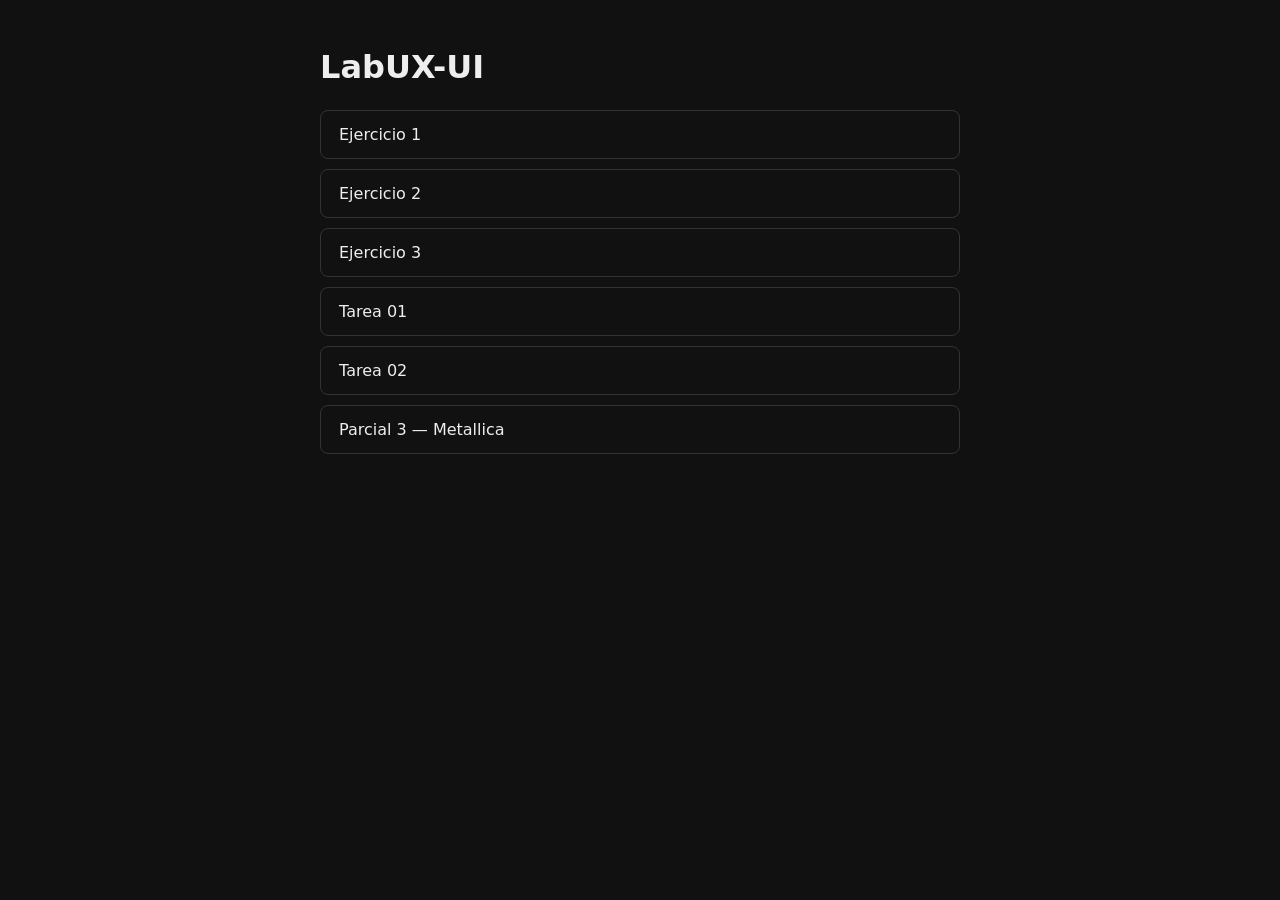
<file: index.html>
<!DOCTYPE html>
<html lang="es">
<head>
  <meta charset="UTF-8">
  <meta name="viewport" content="width=device-width, initial-scale=1.0">
  <title>LabUX-UI</title>
  <style>
    body { font-family: system-ui, sans-serif; max-width: 640px; margin: 48px auto; padding: 0 16px; background: #111; color: #eee; }
    h1 { margin-bottom: 24px; }
    ul { list-style: none; padding: 0; }
    li a { display: block; padding: 14px 18px; margin-bottom: 10px; border: 1px solid #333; border-radius: 8px; color: #eee; text-decoration: none; }
    li a:hover { border-color: #c00; background: #1a1a1a; }
  </style>
</head>
<body>
  <h1>LabUX-UI</h1>
  <ul>
    <li><a href="Ejercicio-1/">Ejercicio 1</a></li>
    <li><a href="Ejercicio-2/home.html">Ejercicio 2</a></li>
    <li><a href="Ejercicio-3/">Ejercicio 3</a></li>
    <li><a href="Tarea-01/">Tarea 01</a></li>
    <li><a href="Tarea-02/">Tarea 02</a></li>
    <li><a href="parcial-3%20Metallica/">Parcial 3 — Metallica</a></li>
  </ul>
</body>
</html>
</file>
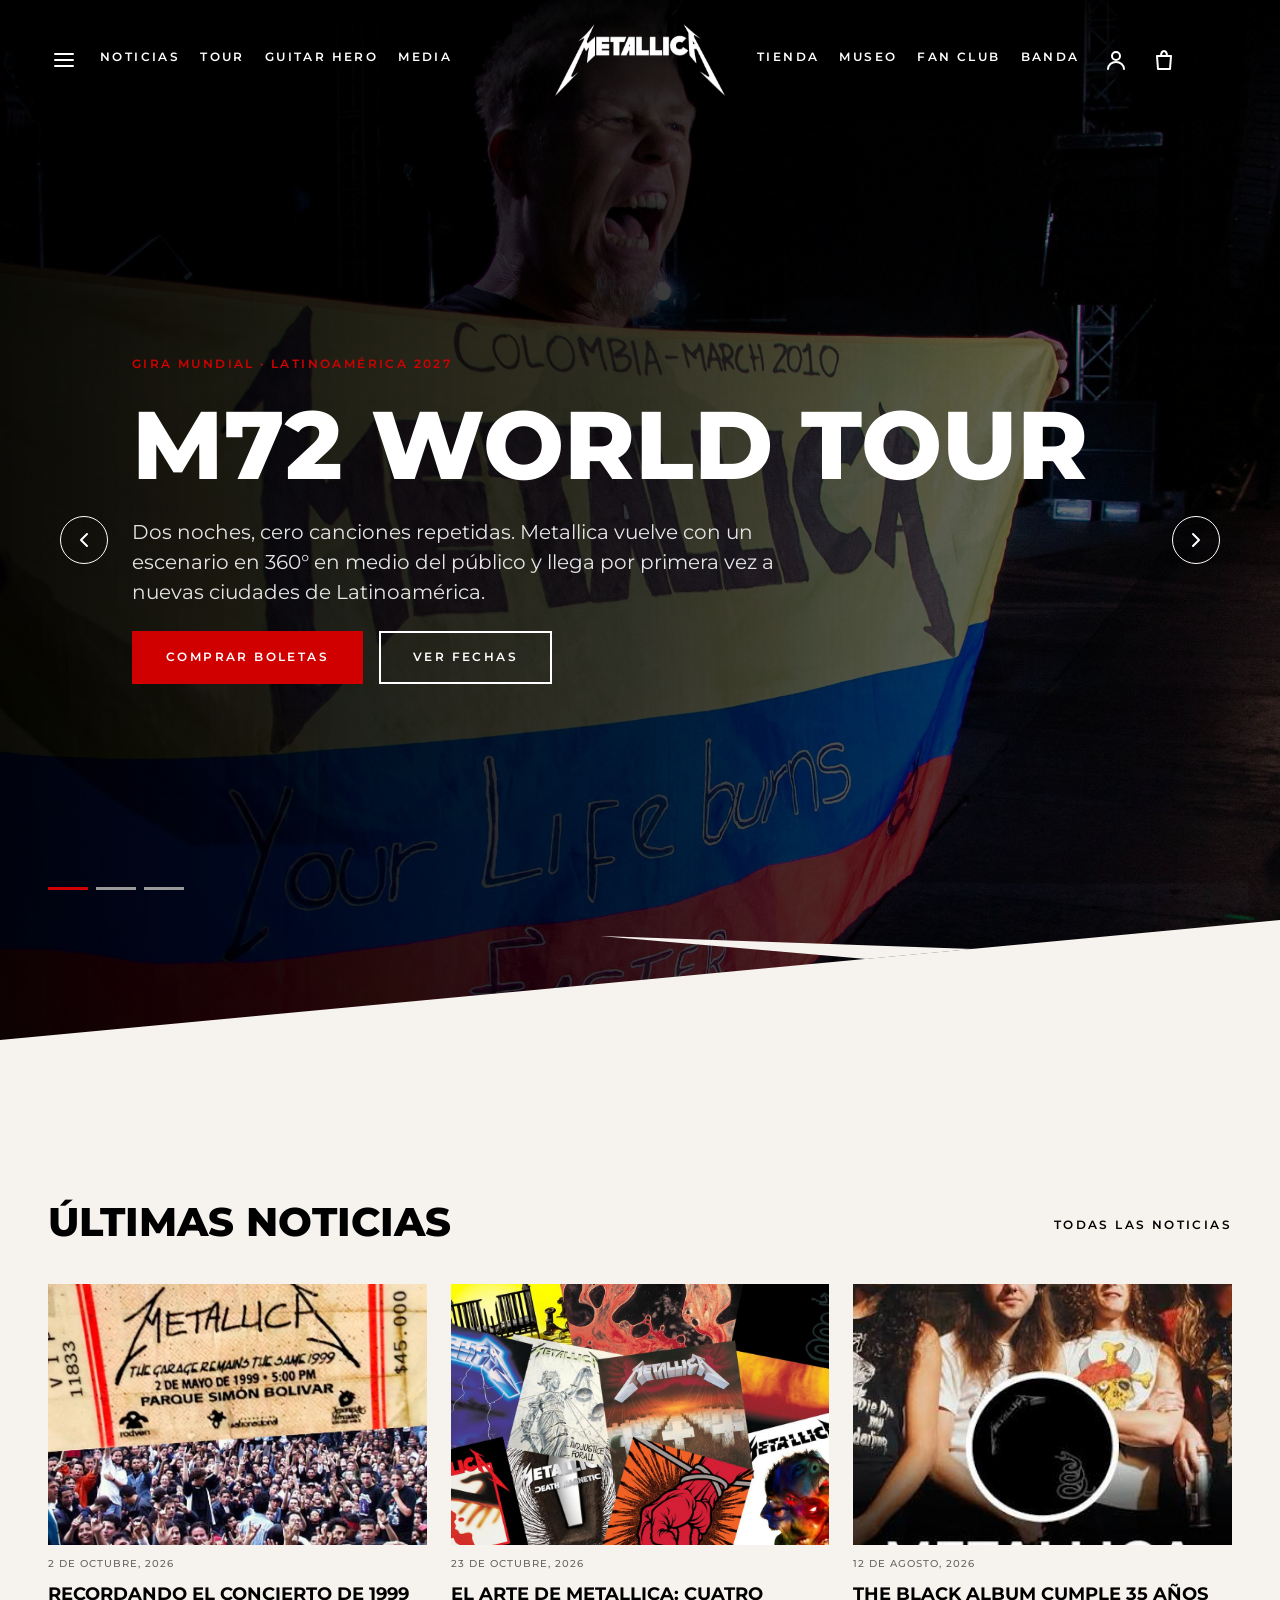
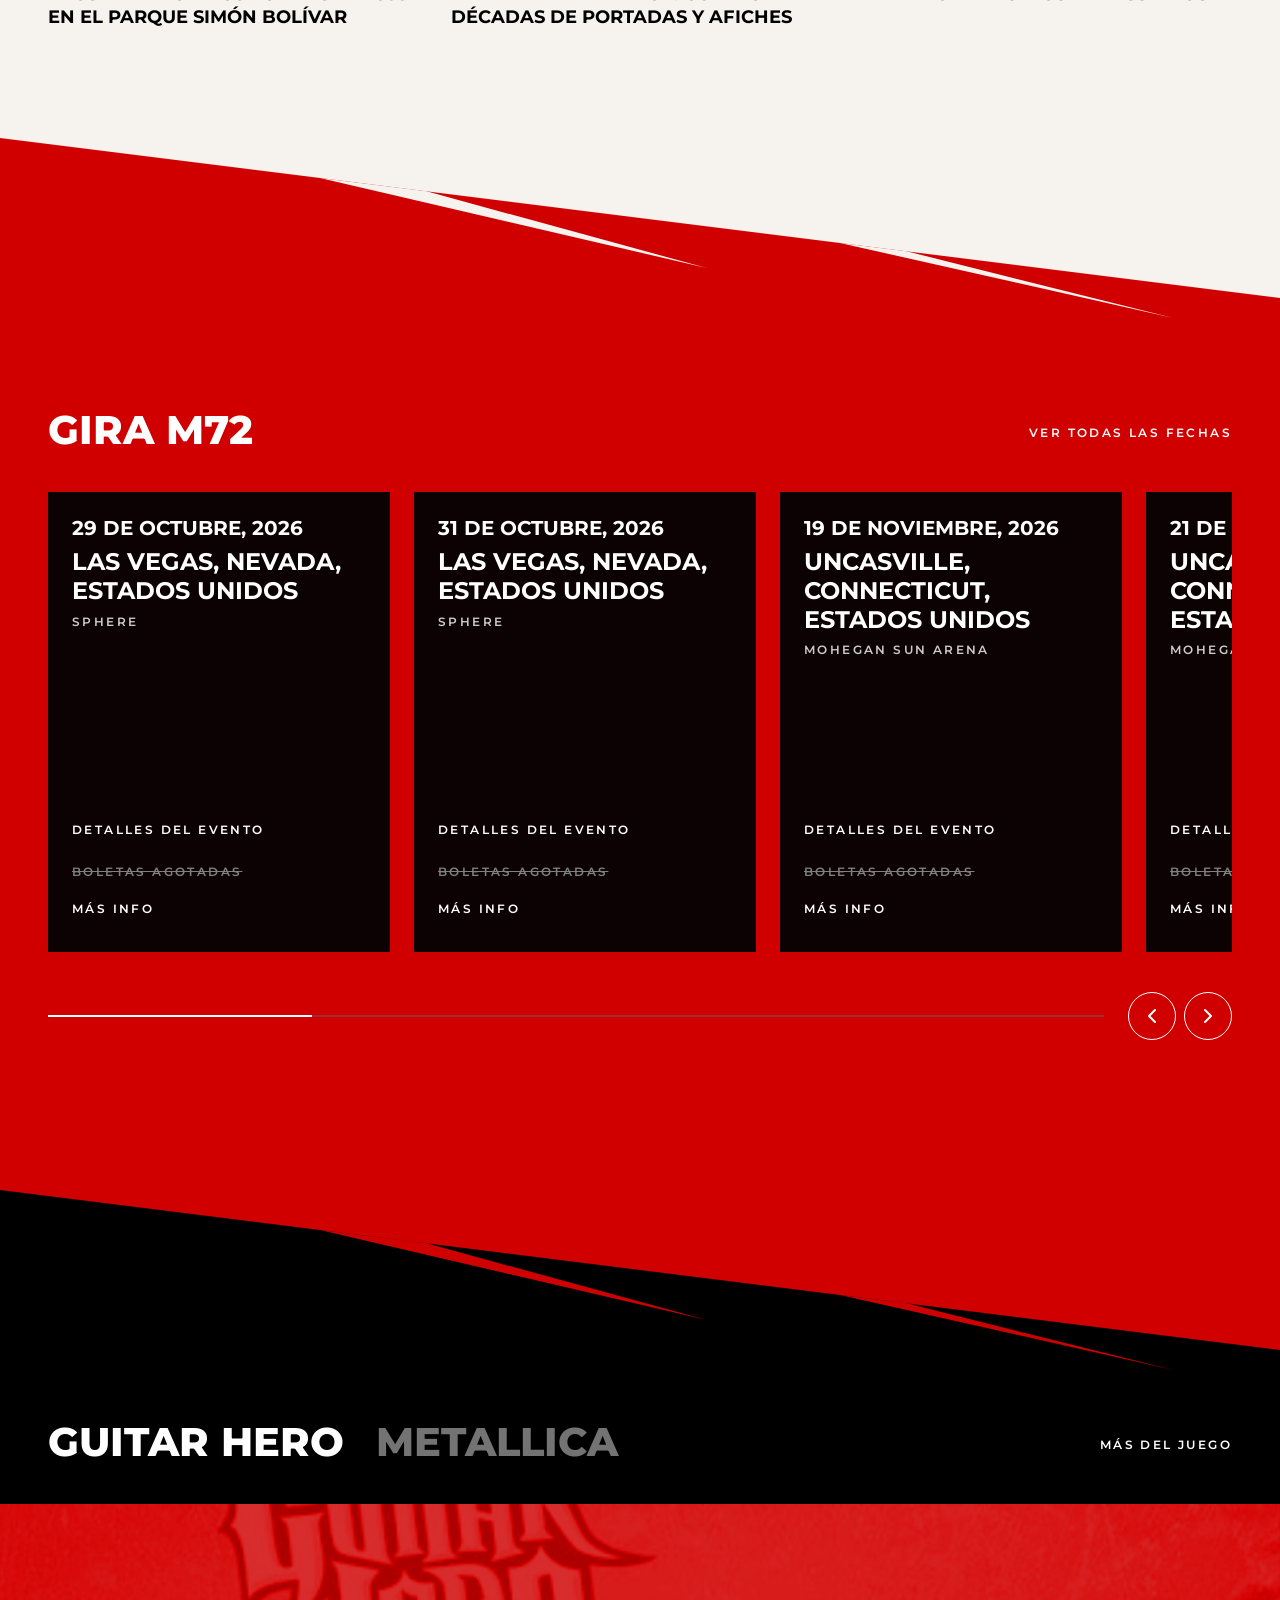
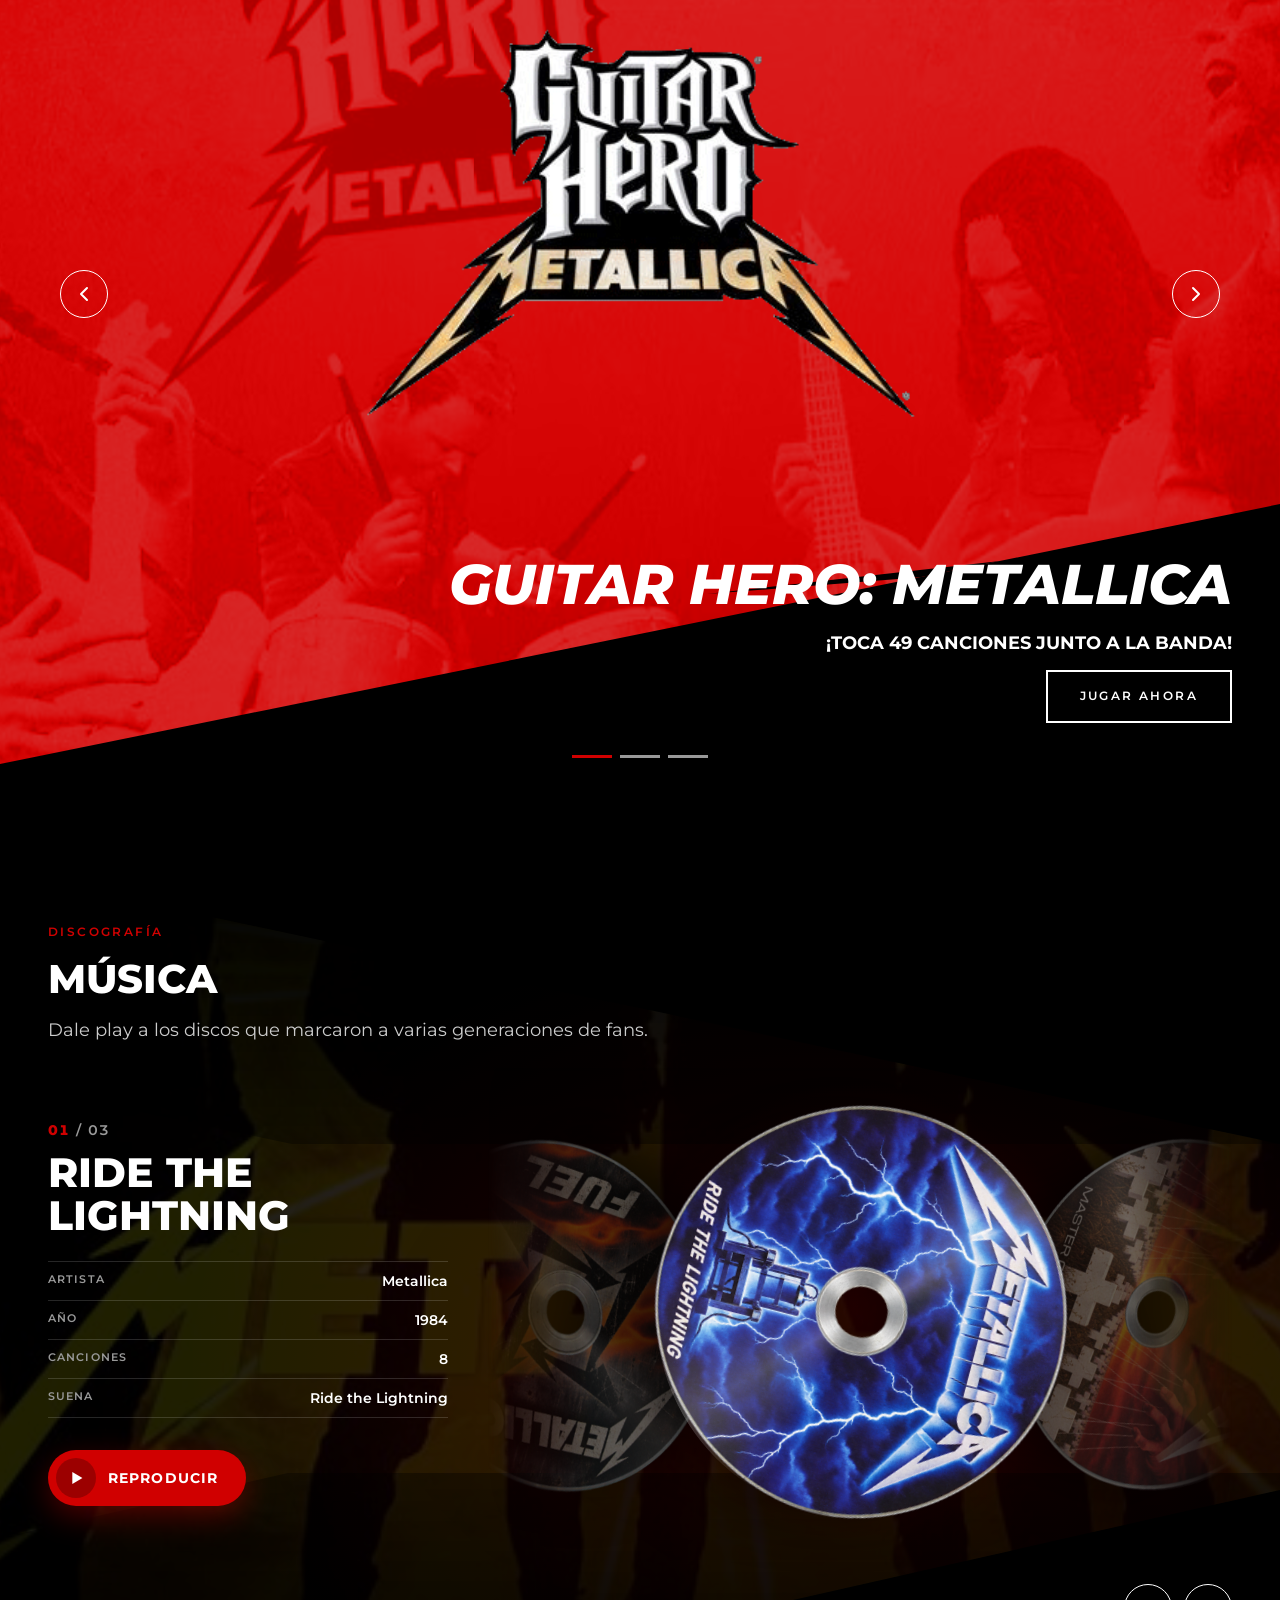
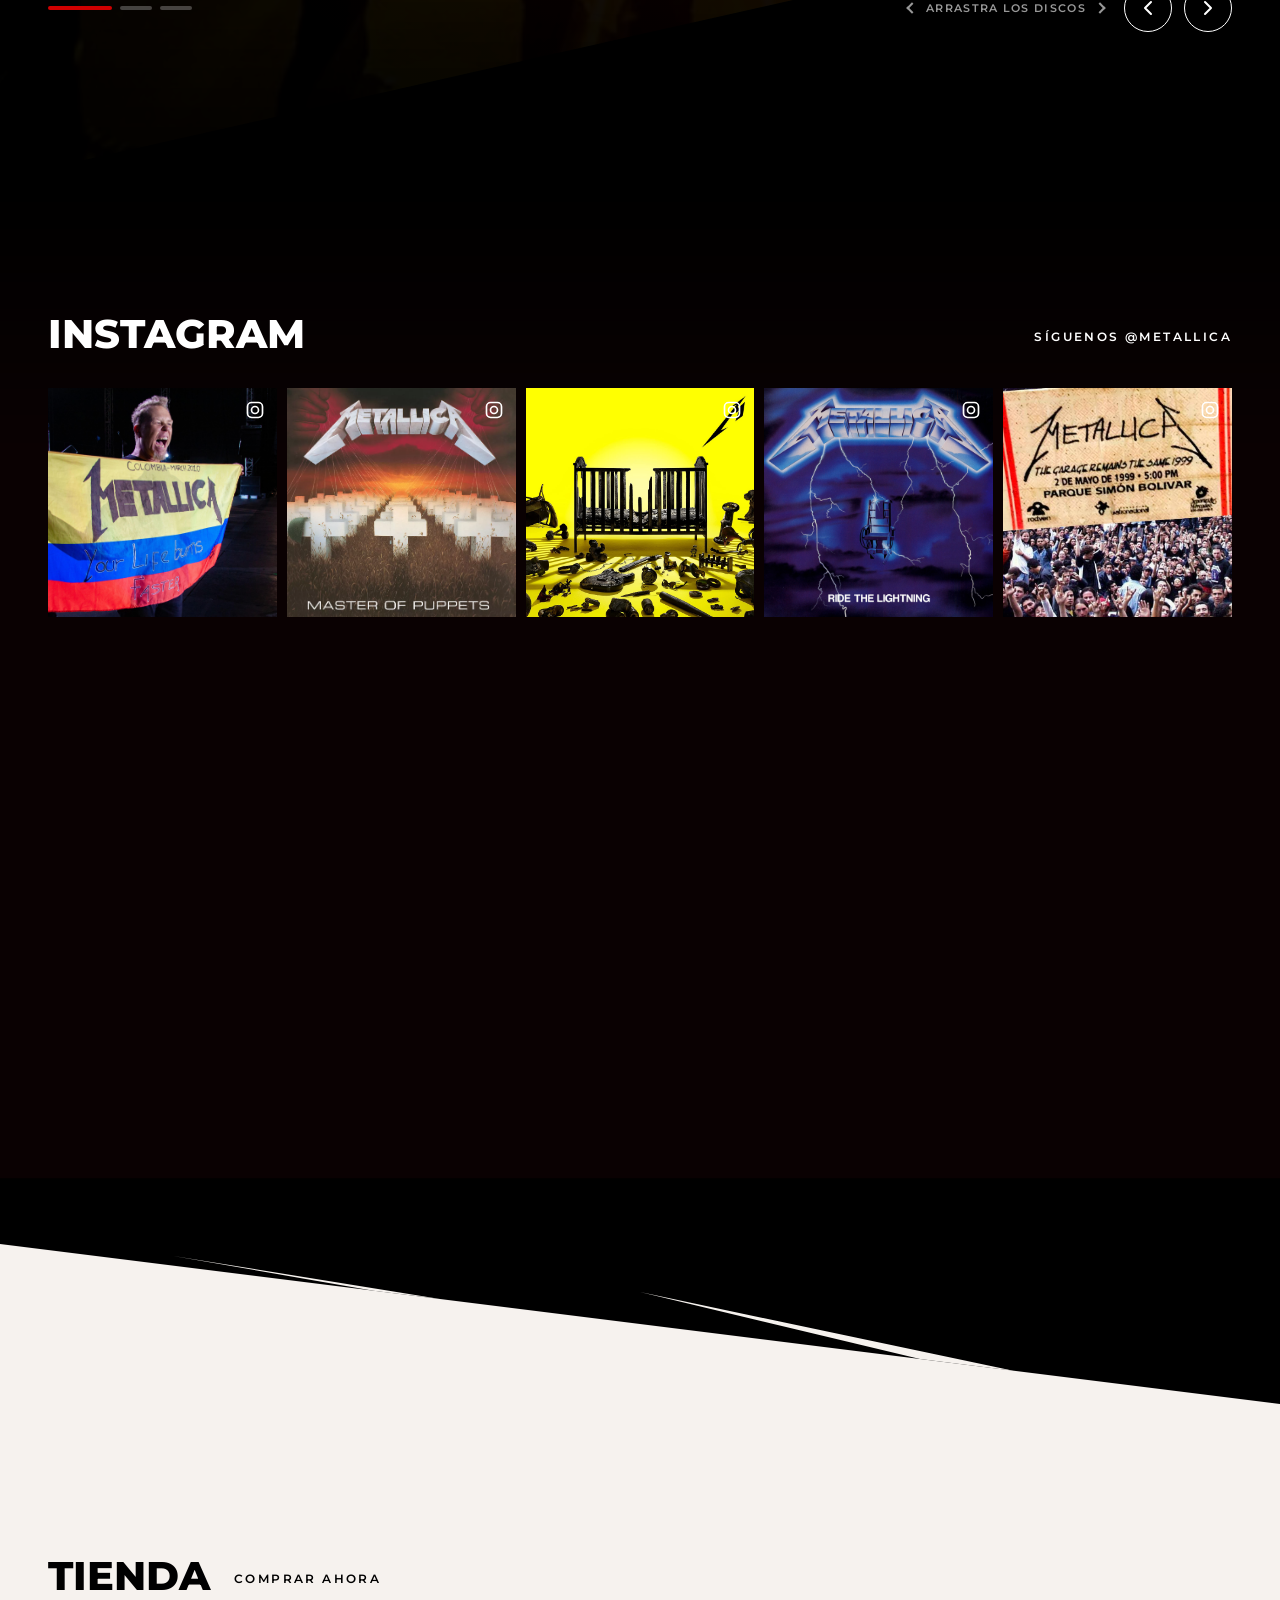
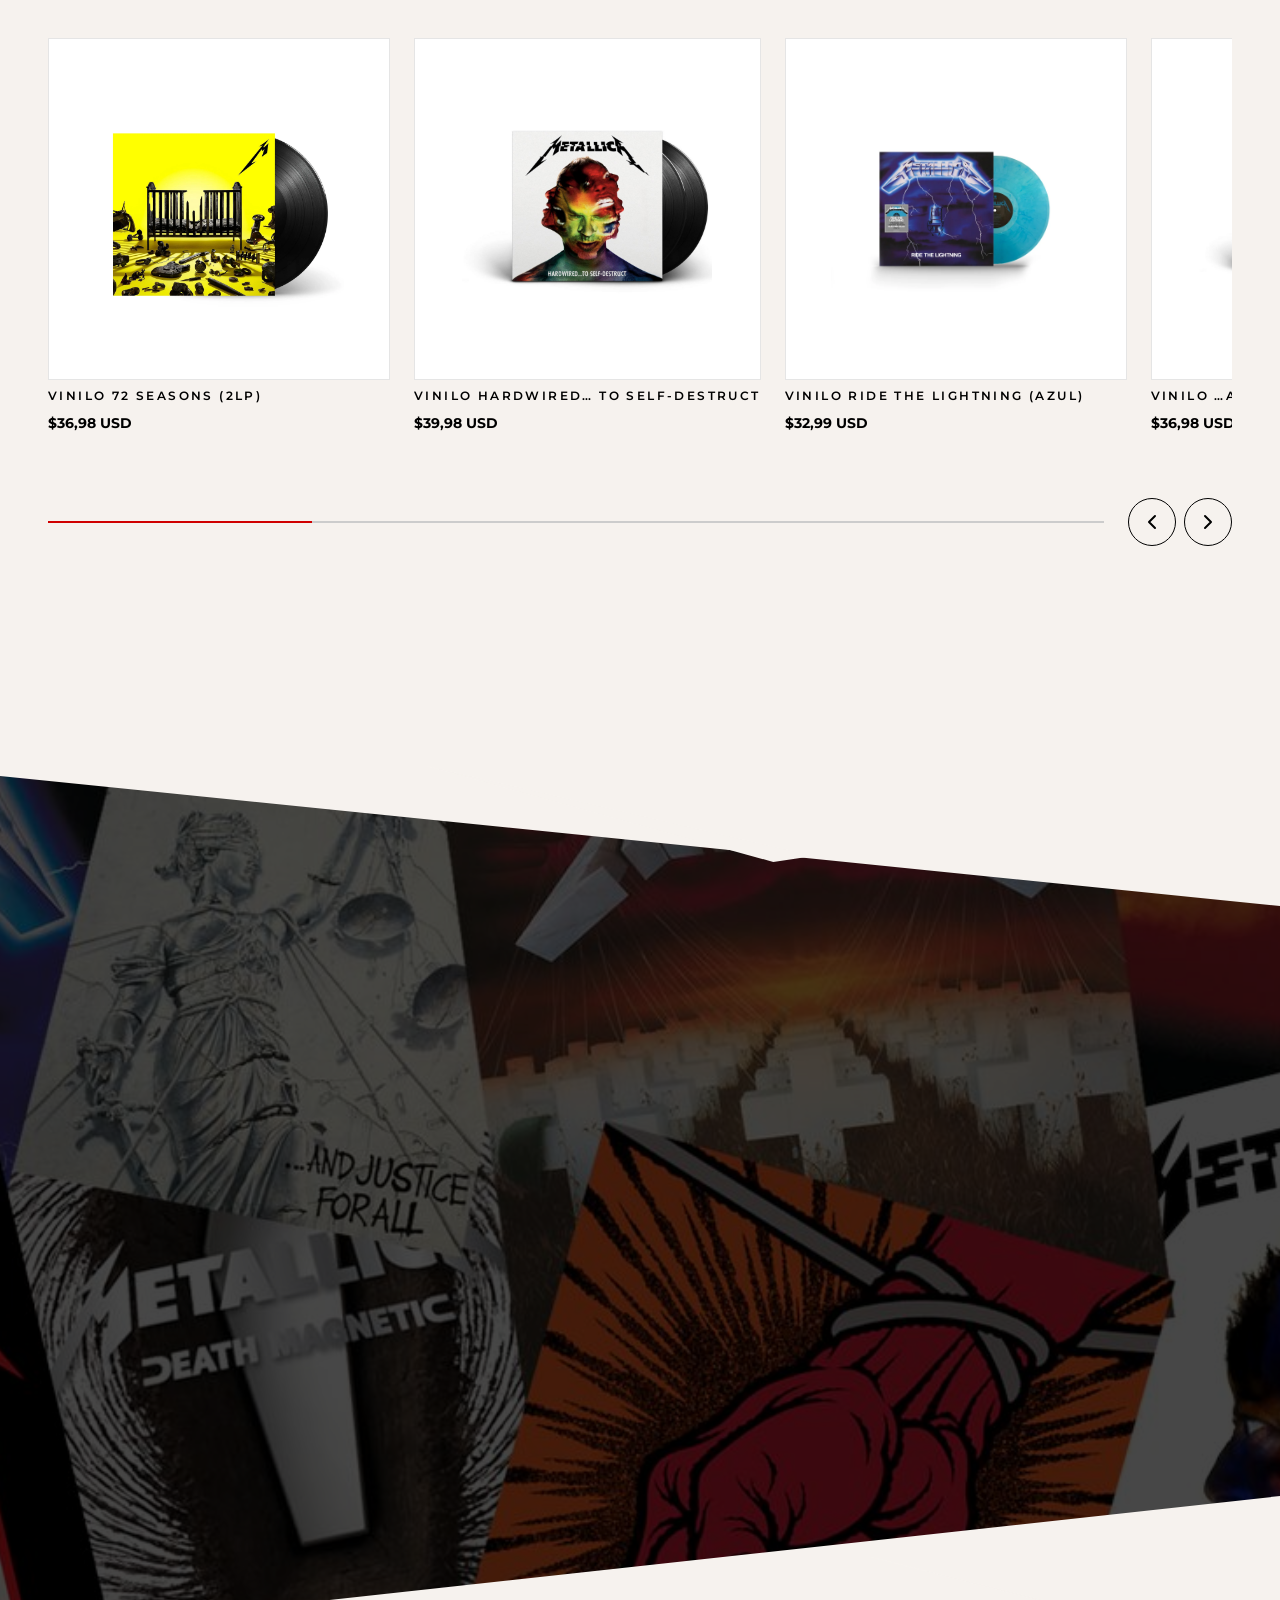
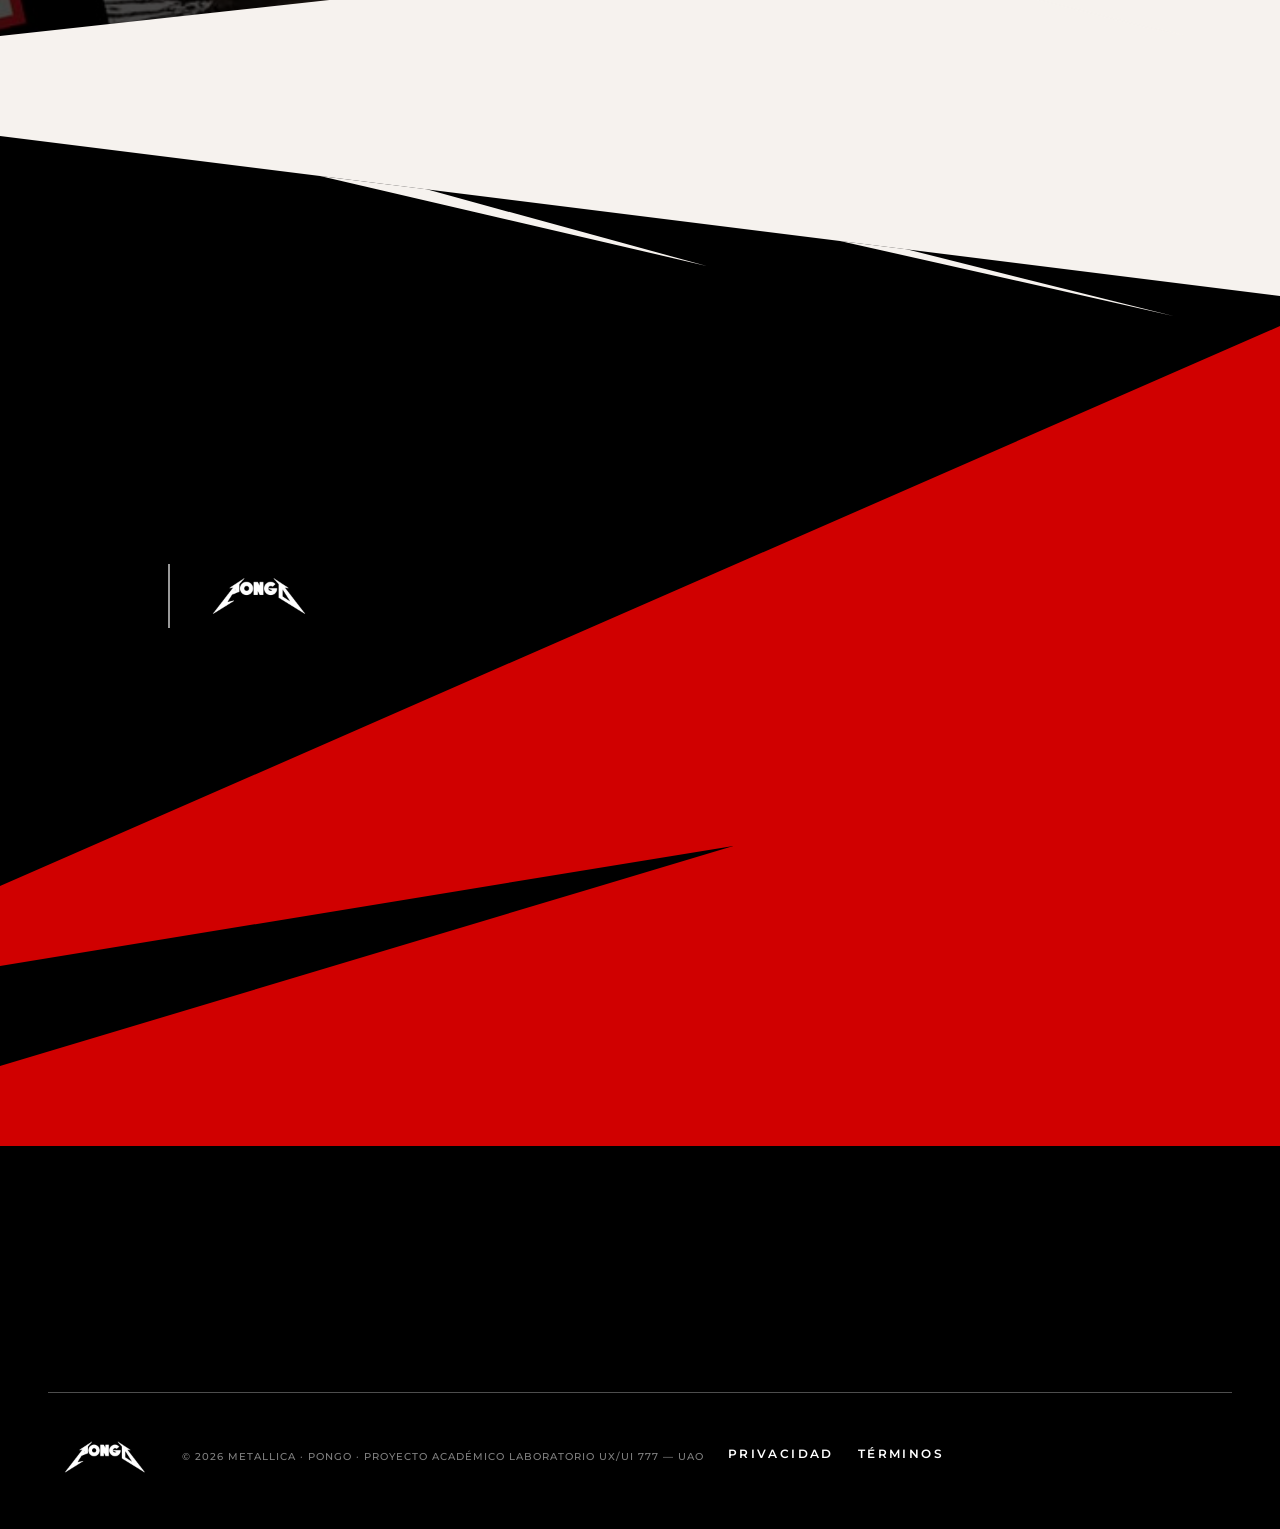
<file: parcial-3 Metallica/index.html>
<!DOCTYPE html>
<html lang="es">
<head>
  <meta charset="UTF-8">
  <meta name="viewport" content="width=device-width, initial-scale=1.0">
  <title>Metallica · Landing</title>
  <link rel="preconnect" href="https://fonts.googleapis.com">
  <link rel="preconnect" href="https://fonts.gstatic.com" crossorigin>
  <link href="https://fonts.googleapis.com/css2?family=Montserrat:ital,wght@0,400;0,500;0,600;0,700;0,800;1,800&display=swap" rel="stylesheet">
  <link rel="stylesheet" href="styles.css?v=aria-1">
</head>
<body>

  <!-- =========================================================
       Indice que pereza666
       Línea · sección  (también: Ctrl+F y busca el nombre + "777")
       ---------------------------------------------------------
         60  ÍCONOS
         81  HEADER
        127  HERO · SLIDER
        191  NOTICIAS
        227  GIRA M72
        334  GUITAR HERO
        400  MÚSICA · DISCOS 3D
        509  INSTAGRAM
        546  TIENDA
        629  MUSEO · PARALLAX
        651  FAN CLUB
        680  FOOTER
        716  DESPLEGABLE · MENÚ
        808  DESPLEGABLE · NOTICIAS
        900  DESPLEGABLE · TIENDA
        944  DESPLEGABLE · VINILOS
       1008  DESPLEGABLE · 72 SEASONS
       1071  DESPLEGABLE · BOLETAS
       1117  DESPLEGABLE · FECHAS
       1155  DESPLEGABLE · VISTA RÁPIDA
       1208  DESPLEGABLE · DÓNDE JUGAR GUITAR HERO
       1270  DESPLEGABLE · SETLIST GUITAR HERO
       1315  DESPLEGABLE · SOBRE GUITAR HERO
       1364  DESPLEGABLE · REGISTRO FAN CLUB
       1423  DESPLEGABLE · MUSEO EN MANTENIMIENTO
       1460  SCRIPTS
       ---------------------------------------------------------
       Carpetas: css/styles.css · js/script.js · img/ · audio/
       ========================================================= -->













  <!-- ÍCONOS 777 -->
  <!-- Se dibujan una sola vez y se reutilizan con <use href="#…"> -->
  <svg class="sprite" xmlns="http://www.w3.org/2000/svg" aria-hidden="true" focusable="false">
    <symbol id="icono-menu" viewBox="0 0 24 24" fill="none"><path d="M3 6H21M3 12H21M3 18H21" stroke="currentColor" stroke-width="2" stroke-linecap="round"/></symbol>
    <symbol id="icono-usuario" viewBox="0 0 24 24" fill="none"><path d="M4 21C4 17 7.6 14 12 14C16.4 14 20 17 20 21M16 8C16 10.2091 14.2091 12 12 12C9.79086 12 8 10.2091 8 8C8 5.79086 9.79086 4 12 4C14.2091 4 16 5.79086 16 8Z" stroke="currentColor" stroke-width="2" stroke-linecap="round"/></symbol>
    <symbol id="icono-bolsa" viewBox="0 0 24 24" fill="none"><path d="M5 8V7C4.72146 7 4.45553 7.11618 4.26628 7.32055C4.07702 7.52492 3.98158 7.79897 4.00295 8.0767L5 8ZM19 8L19.9971 8.0767C20.0184 7.79897 19.923 7.52492 19.7337 7.32055C19.5445 7.11618 19.2785 7 19 7V8ZM18 21V22C18.5225 22 18.957 21.5977 18.9971 21.0767L18 21ZM6 21L5.00295 21.0767C5.04302 21.5977 5.47746 22 6 22V21ZM8 8C8 8.55228 8.44772 9 9 9C9.55228 9 10 8.55228 10 8H9H8ZM14 8C14 8.55228 14.4477 9 15 9C15.5523 9 16 8.55228 16 8H15H14ZM5 8V9H19V8V7H5V8ZM19 8L18.0029 7.9233L17.0029 20.9233L18 21L18.9971 21.0767L19.9971 8.0767L19 8ZM18 21V20H6V21V22H18V21ZM6 21L6.99705 20.9233L5.99705 7.9233L5 8L4.00295 8.0767L5.00295 21.0767L6 21ZM9 8H10C10 6.63097 10.2985 5.57567 10.7146 4.89842C11.126 4.22871 11.5923 4 12 4V3V2C10.7077 2 9.67403 2.77129 9.01042 3.85158C8.35145 4.92433 8 6.36903 8 8H9ZM12 3V4C12.4077 4 12.874 4.22871 13.2854 4.89842C13.7015 5.57567 14 6.63097 14 8H15H16C16 6.36903 15.6485 4.92433 14.9896 3.85158C14.326 2.77129 13.2923 2 12 2V3Z" fill="currentColor"/></symbol>
    <symbol id="icono-anterior" viewBox="0 0 24 24" fill="none"><path d="M15 18L9 12L15 6" stroke="currentColor" stroke-width="2" stroke-linecap="round" stroke-linejoin="round"/></symbol>
    <symbol id="icono-siguiente" viewBox="0 0 24 24" fill="none"><path d="M9 18L15 12L9 6" stroke="currentColor" stroke-width="2" stroke-linecap="round" stroke-linejoin="round"/></symbol>
    <symbol id="icono-cerrar" viewBox="0 0 24 24" fill="none"><path d="M5 5L12 12M12 12L19 19M12 12L19 5M12 12L5 19" stroke="currentColor" stroke-width="2" stroke-linecap="round"/></symbol>
    <symbol id="icono-buscar" viewBox="0 0 24 24" fill="none"><path d="M15.5 15.5L21 21M17 10.5C17 14.0899 14.0899 17 10.5 17C6.91015 17 4 14.0899 4 10.5C4 6.91015 6.91015 4 10.5 4C14.0899 4 17 6.91015 17 10.5Z" stroke="currentColor" stroke-width="2" stroke-linecap="round"/></symbol>
  </svg>










  <!-- HEADER 777 -->
  <header class="header">
    <div class="header__inner contenedor">
      <div class="header__lado">
        <button class="icono-btn" aria-label="Abrir menú" data-abrir="menu">
          <svg class="glifo" width="24" height="24" aria-hidden="true"><use href="#icono-menu"/></svg>
        </button>
        <nav class="nav nav--izq" aria-label="Secciones">
          <a class="link link--claro" href="#noticias">Noticias</a>
          <a class="link link--claro" href="#gira">Tour</a>
          <a class="link link--claro" href="#guitar-hero">Guitar hero</a>
          <a class="link link--claro" href="#instagram">Media</a>
        </nav>
      </div>
      <a class="header__logo" href="#inicio" aria-label="Metallica, volver al inicio">
        <img src="img/footer-logo-metallica.png" alt="Metallica">
      </a>
      <div class="header__lado">
        <nav class="nav" aria-label="Más secciones">
          <a class="link link--claro" href="#tienda">Tienda</a>
          <a class="link link--claro" href="#museo">Museo</a>
          <a class="link link--claro" href="#fan-club">Fan club</a>
          <a class="link link--claro" href="#footer">Banda</a>
        </nav>
        <div class="header__iconos">
          <button class="icono-btn icono-btn--cuenta" aria-label="Mi cuenta" data-abrir="registro">
            <svg class="glifo" width="24" height="24" aria-hidden="true"><use href="#icono-usuario"/></svg>
          </button>
          <button class="icono-btn" aria-label="Carrito">
            <svg class="glifo" width="24" height="24" aria-hidden="true"><use href="#icono-bolsa"/></svg>
          </button>
        </div>
      </div>
    </div>
  </header>










  <main>
    <!-- HERO · SLIDER 777 -->
    <section class="hero" id="inicio" data-slider aria-label="Inicio">
      <div class="slide hero__slide activo">
        <img class="hero__fondo" src="img/hero.png" alt="Fan con la bandera de Colombia en un concierto de Metallica">
        <div class="hero__overlay"></div>
        <div class="hero__contenido contenedor">
          <p class="label hero__antetitulo">Gira mundial · Latinoamérica 2027</p>
          <h1 class="hero__titulo">M72 WORLD TOUR</h1>
          <p class="hero__texto">Dos noches, cero canciones repetidas. Metallica vuelve con un escenario en 360° en medio del público y llega por primera vez a nuevas ciudades de Latinoamérica.</p>
          <div class="hero__cta">
            <button class="boton boton--rojo" data-abrir="boletas">Comprar boletas</button>
            <button class="boton boton--claro" data-abrir="fechas">Ver fechas</button>
          </div>
        </div>
      </div>
      <div class="slide hero__slide">
        <picture><source media="(max-width: 899px)" srcset="img/hero-2-mobile.png"><img class="hero__fondo hero__fondo--2" src="img/hero-2.png" alt="Portada de 72 Seasons"></picture>
        <div class="hero__overlay hero__overlay--2"></div>
        <div class="hero__contenido hero__contenido--2 contenedor">
          <p class="label hero__antetitulo">Nuevo álbum</p>
          <h2 class="hero__titulo">72 SEASONS</h2>
          <p class="hero__texto">12 canciones, 77 minutos y la energía de una banda que no se detiene. Escúchalo en tu plataforma favorita o consíguelo en vinilo doble.</p>
          <div class="hero__cta">
            <button class="boton boton--rojo" data-abrir="album-72">Escuchar ahora</button>
            <button class="boton boton--claro" data-abrir="tienda-panel">Ir a la tienda</button>
          </div>
        </div>
      </div>
      <div class="slide hero__slide">
        <img class="hero__fondo hero__fondo--3" src="img/hero-3.png" alt="Portadas clásicas de Metallica">
        <div class="hero__overlay hero__overlay--2"></div>
        <div class="hero__contenido hero__contenido--2 contenedor">
          <p class="label hero__antetitulo">Reediciones remasterizadas</p>
          <h2 class="hero__titulo">VINILOS CLÁSICOS</h2>
          <p class="hero__texto">Ride the Lightning, …And Justice for All, Load y más: los discos que marcaron cuatro décadas, de vuelta en vinilo de 180 g.</p>
          <div class="hero__cta">
            <button class="boton boton--rojo" data-abrir="vinilos">Comprar vinilos</button>
            <button class="boton boton--claro" data-abrir="tienda-panel">Ver tienda</button>
          </div>
        </div>
      </div>

      <div class="puntos contenedor hero__puntos">
        <button class="punto activo" aria-label="Diapositiva 1"></button>
        <button class="punto" aria-label="Diapositiva 2"></button>
        <button class="punto" aria-label="Diapositiva 3"></button>
      </div>

      <button class="flecha flecha--claro hero__flecha hero__flecha--izq" data-anterior aria-label="Diapositiva anterior"><svg class="glifo" width="24" height="24" aria-hidden="true"><use href="#icono-anterior"/></svg></button>
      <button class="flecha flecha--claro hero__flecha hero__flecha--der" data-siguiente aria-label="Diapositiva siguiente"><svg class="glifo" width="24" height="24" aria-hidden="true"><use href="#icono-siguiente"/></svg></button>

      <picture><source media="(max-width: 899px)" srcset="img/hero-corte-mobile.svg"><img class="hero__corte" src="img/hero-corte.svg" alt=""></picture>
      <picture><source media="(max-width: 899px)" srcset="img/hero-rayo-mobile.svg"><img class="hero__rayo" src="img/hero-rayo.svg" alt=""></picture>
    </section>










    <!-- NOTICIAS 777 -->
    <section class="noticias" id="noticias" aria-label="Últimas noticias">
      <div class="contenedor">
        <div class="encabezado">
          <h2 class="super-titulo"><span class="solo-escritorio">ÚLTIMAS NOTICIAS</span><span class="solo-movil">NOTICIAS</span></h2>
          <button class="link" data-abrir="noticias-panel"><span class="solo-escritorio">Todas las noticias</span><span class="solo-movil">Ver todas</span></button>
        </div>
        <div class="noticias__cards">
          <a class="card-noticia" href="#">
            <div class="card-noticia__imagen"><img src="img/noticia-1.png" alt="Afiche del concierto de 1999 en el Parque Simón Bolívar"></div>
            <p class="texto-pequeno">2 de octubre, 2026</p>
            <h3 class="subtitulo-2 card-noticia__titulo">RECORDANDO EL CONCIERTO DE 1999 EN EL PARQUE SIMÓN BOLÍVAR</h3>
          </a>
          <a class="card-noticia" href="#">
            <div class="card-noticia__imagen"><img src="img/noticia-2.png" alt="Collage de portadas de Metallica"></div>
            <p class="texto-pequeno">23 de octubre, 2026</p>
            <h3 class="subtitulo-2 card-noticia__titulo">EL ARTE DE METALLICA: CUATRO DÉCADAS DE PORTADAS Y AFICHES</h3>
          </a>
          <a class="card-noticia" href="#">
            <div class="card-noticia__imagen"><img src="img/noticia-3.png" alt="The Black Album"></div>
            <p class="texto-pequeno">12 de agosto, 2026</p>
            <h3 class="subtitulo-2 card-noticia__titulo">THE BLACK ALBUM CUMPLE 35 AÑOS</h3>
          </a>
        </div>
      </div>
    </section>










    <!-- GIRA M72 777 -->
    <picture><source media="(max-width: 899px)" srcset="img/sep-crema-rojo-mobile.svg"><img class="separador" src="img/sep-crema-rojo.svg" alt=""></picture>
    <section class="gira" id="gira" aria-label="Gira M72">
      <div class="letras letras--tour" aria-hidden="true">
        <span>T</span><span>O</span><span>U</span><span>R</span>
      </div>
      <div class="contenedor">
        <div class="encabezado">
          <h2 class="super-titulo">GIRA M72</h2>
          <button class="link link--claro" data-abrir="fechas"><span class="solo-escritorio">Ver todas las fechas</span><span class="solo-movil">Todas las fechas</span></button>
        </div>

        <div class="carrusel carrusel--gira" data-carrusel>
          <div class="carrusel__ventana">
            <div class="carrusel__fila" data-fila>
              <article class="card-gira">
                <div class="card-gira__info">
                  <p class="subtitulo">29 DE OCTUBRE, 2026</p>
                  <h3 class="titulo card-gira__ciudad">LAS VEGAS, NEVADA, ESTADOS UNIDOS</h3>
                  <p class="label card-gira__lugar">Sphere</p>
                </div>
                <div class="card-gira__acciones">
                  <a class="link link--claro" href="#" aria-label="Detalles del evento: Las Vegas, 29 de octubre de 2026">Detalles del evento</a>
                  <p class="label card-gira__agotadas">Boletas agotadas</p>
                  <a class="link link--claro" href="#" aria-label="Más info: Las Vegas, 29 de octubre de 2026">Más info</a>
                </div>
              </article>
              <article class="card-gira">
                <div class="card-gira__info">
                  <p class="subtitulo">31 DE OCTUBRE, 2026</p>
                  <h3 class="titulo card-gira__ciudad">LAS VEGAS, NEVADA, ESTADOS UNIDOS</h3>
                  <p class="label card-gira__lugar">Sphere</p>
                </div>
                <div class="card-gira__acciones">
                  <a class="link link--claro" href="#" aria-label="Detalles del evento: Las Vegas, 31 de octubre de 2026">Detalles del evento</a>
                  <p class="label card-gira__agotadas">Boletas agotadas</p>
                  <a class="link link--claro" href="#" aria-label="Más info: Las Vegas, 31 de octubre de 2026">Más info</a>
                </div>
              </article>
              <article class="card-gira">
                <div class="card-gira__info">
                  <p class="subtitulo">19 DE NOVIEMBRE, 2026</p>
                  <h3 class="titulo card-gira__ciudad">UNCASVILLE, CONNECTICUT, ESTADOS UNIDOS</h3>
                  <p class="label card-gira__lugar">Mohegan Sun Arena</p>
                </div>
                <div class="card-gira__acciones">
                  <a class="link link--claro" href="#" aria-label="Detalles del evento: Uncasville, 19 de noviembre de 2026">Detalles del evento</a>
                  <p class="label card-gira__agotadas">Boletas agotadas</p>
                  <a class="link link--claro" href="#" aria-label="Más info: Uncasville, 19 de noviembre de 2026">Más info</a>
                </div>
              </article>
              <article class="card-gira">
                <div class="card-gira__info">
                  <p class="subtitulo">21 DE NOVIEMBRE, 2026</p>
                  <h3 class="titulo card-gira__ciudad">UNCASVILLE, CONNECTICUT, ESTADOS UNIDOS</h3>
                  <p class="label card-gira__lugar">Mohegan Sun Arena</p>
                </div>
                <div class="card-gira__acciones">
                  <a class="link link--claro" href="#" aria-label="Detalles del evento: Uncasville, 21 de noviembre de 2026">Detalles del evento</a>
                  <p class="label card-gira__agotadas">Boletas agotadas</p>
                  <a class="link link--claro" href="#" aria-label="Más info: Uncasville, 21 de noviembre de 2026">Más info</a>
                </div>
              </article>
              <article class="card-gira">
                <div class="card-gira__info">
                  <p class="subtitulo">6 DE MARZO, 2027</p>
                  <h3 class="titulo card-gira__ciudad">BOGOTÁ, COLOMBIA</h3>
                  <p class="label card-gira__lugar">Estadio El Campín</p>
                </div>
                <div class="card-gira__acciones">
                  <a class="link link--claro" href="#" aria-label="Detalles del evento: Bogotá, 6 de marzo de 2027">Detalles del evento</a>
                  <p class="label card-gira__disponibles">Boletas disponibles</p>
                  <a class="link link--claro" href="#" aria-label="Más info: Bogotá, 6 de marzo de 2027">Más info</a>
                </div>
              </article>
              <article class="card-gira">
                <div class="card-gira__info">
                  <p class="subtitulo">13 DE MARZO, 2027</p>
                  <h3 class="titulo card-gira__ciudad">CIUDAD DE MÉXICO, MÉXICO</h3>
                  <p class="label card-gira__lugar">Estadio GNP Seguros</p>
                </div>
                <div class="card-gira__acciones">
                  <a class="link link--claro" href="#" aria-label="Detalles del evento: Ciudad de México, 13 de marzo de 2027">Detalles del evento</a>
                  <p class="label card-gira__disponibles">Boletas disponibles</p>
                  <a class="link link--claro" href="#" aria-label="Más info: Ciudad de México, 13 de marzo de 2027">Más info</a>
                </div>
              </article>
            </div>
          </div>
          <div class="carrusel__controles">
            <div class="carrusel__progreso"><span class="carrusel__avance" data-avance></span></div>
            <button class="flecha flecha--claro" data-anterior aria-label="Fechas anteriores"><svg class="glifo" width="24" height="24" aria-hidden="true"><use href="#icono-anterior"/></svg></button>
            <button class="flecha flecha--claro" data-siguiente aria-label="Fechas siguientes"><svg class="glifo" width="24" height="24" aria-hidden="true"><use href="#icono-siguiente"/></svg></button>
          </div>
        </div>
      </div>
    </section>










    <!-- GUITAR HERO 777 -->
    <picture><source media="(max-width: 899px)" srcset="img/sep-rojo-negro-mobile.svg"><img class="separador" src="img/sep-rojo-negro.svg" alt=""></picture>
    <section class="guitar-hero" id="guitar-hero" aria-label="Guitar Hero">
      <div class="contenedor encabezado">
        <div class="guitar-hero__pestanas super-titulo">
          <h2>GUITAR HERO</h2>
          <span class="guitar-hero__subtitulo">METALLICA</span>
        </div>
        <button class="link link--claro" data-abrir="gh-sobre">Más del juego</button>
      </div>

      <div class="gh-slider" data-slider>
        <div class="slide gh-slide gh-slide--1 activo">
          <img class="gh-slide__fondo" src="img/gh-fondo.png" alt="">
          <img class="gh-slide__logo" src="img/gh-logo.png" alt="Guitar Hero Metallica">
          <picture><source media="(max-width: 899px)" srcset="img/gh-franja-mobile.svg"><img class="gh-slide__franja" src="img/gh-franja.svg" alt=""></picture>
          <picture><source media="(max-width: 899px)" srcset="img/gh-rayo-mobile.svg"><img class="gh-slide__rayo" src="img/gh-rayo.svg" alt=""></picture>
          <div class="gh-slide__contenido">
            <h3 class="gh-slide__titulo">GUITAR HERO: METALLICA</h3>
            <p class="subtitulo-2 gh-slide__texto">¡Toca 49 canciones junto a la banda!</p>
            <button class="boton boton--claro" data-abrir="gh-donde">Jugar ahora</button>
          </div>
        </div>
        <div class="slide gh-slide gh-slide--foto">
          <img class="gh-slide__fondo" src="img/gh-fondo-2.png" alt="">
          <img class="gh-slide__logo" src="img/gh-logo.png" alt="Guitar Hero Metallica">
          <picture><source media="(max-width: 899px)" srcset="img/gh-franja-mobile.svg"><img class="gh-slide__franja" src="img/gh-franja.svg" alt=""></picture>
          <picture><source media="(max-width: 899px)" srcset="img/gh-rayo-mobile.svg"><img class="gh-slide__rayo" src="img/gh-rayo.svg" alt=""></picture>
          <div class="gh-slide__contenido">
            <h3 class="gh-slide__titulo">MODO CARRERA</h3>
            <p class="subtitulo-2 gh-slide__texto">Del garaje de 1981 al escenario 360°</p>
            <button class="boton boton--claro" data-abrir="gh-setlist">Ver setlist</button>
          </div>
        </div>
        <div class="slide gh-slide gh-slide--foto">
          <img class="gh-slide__fondo" src="img/gh-fondo-3.png" alt="">
          <img class="gh-slide__logo" src="img/gh-logo.png" alt="Guitar Hero Metallica">
          <picture><source media="(max-width: 899px)" srcset="img/gh-franja-mobile.svg"><img class="gh-slide__franja" src="img/gh-franja.svg" alt=""></picture>
          <picture><source media="(max-width: 899px)" srcset="img/gh-rayo-mobile.svg"><img class="gh-slide__rayo" src="img/gh-rayo.svg" alt=""></picture>
          <div class="gh-slide__contenido">
            <h3 class="gh-slide__titulo">MODO BANDA</h3>
            <p class="subtitulo-2 gh-slide__texto">Guitarra, bajo, batería y voz con tus amigos</p>
            <button class="boton boton--claro" data-abrir="gh-sobre">Más info</button>
          </div>
        </div>

        <div class="puntos gh-slider__puntos">
          <button class="punto activo" aria-label="Diapositiva 1"></button>
          <button class="punto" aria-label="Diapositiva 2"></button>
          <button class="punto" aria-label="Diapositiva 3"></button>
        </div>

        <button class="flecha flecha--claro gh-slider__flecha gh-slider__flecha--izq" data-anterior aria-label="Diapositiva anterior de Guitar Hero"><svg class="glifo" width="24" height="24" aria-hidden="true"><use href="#icono-anterior"/></svg></button>
        <button class="flecha flecha--claro gh-slider__flecha gh-slider__flecha--der" data-siguiente aria-label="Diapositiva siguiente de Guitar Hero"><svg class="glifo" width="24" height="24" aria-hidden="true"><use href="#icono-siguiente"/></svg></button>
      </div>
    </section>










    <!-- MÚSICA · DISCOS 3D 777 -->
    <!-- Carrusel 3D por arrastre: el disco del centro grande, los de los lados
         en perspectiva y más oscuros. Clic en el disco del centro = play. -->
    <section class="musica" id="musica" aria-label="Música">
      <div class="musica__fijo">
        <img class="musica__fondo" src="img/ig-07.png" alt="" data-parallax>
        <div class="musica__velo"></div>

        <!-- Unión con Guitar Hero: corte diagonal con rayos (se mueve con el scroll) -->
        <svg class="musica__corte" viewBox="0 0 1920 340" preserveAspectRatio="none" aria-hidden="true">
          <defs>
            <linearGradient id="musica-sombra" x1="0" y1="0" x2="0" y2="1">
              <stop offset="0" stop-color="#000" stop-opacity="0.9"/>
              <stop offset="1" stop-color="#000" stop-opacity="0"/>
            </linearGradient>
          </defs>
          <path class="musica__corte-sombra" d="M0 40L1920 200V340L0 180Z" fill="url(#musica-sombra)"/>
          <path class="musica__corte-negro" d="M0 0H1920V200L0 40Z" fill="#000"/>
          <path class="musica__corte-rayo" d="M260 61.7L520 83.3L1020 150Z" fill="#D00000"/>
          <path class="musica__corte-rayo musica__corte-rayo--2" d="M1240 143.3L1360 153.3L1780 222Z" fill="#D00000"/>
          <path class="musica__corte-rayo musica__corte-rayo--3" d="M640 93.3L760 103.3L1100 140Z" fill="#F6F2EE"/>
        </svg>

        <!-- Unión con Instagram: el mismo corte, invertido abajo -->
        <svg class="musica__corte musica__corte--abajo" viewBox="0 0 1920 340" preserveAspectRatio="none" aria-hidden="true">
          <defs>
            <linearGradient id="musica-sombra-abajo" x1="0" y1="1" x2="0" y2="0">
              <stop offset="0" stop-color="#000" stop-opacity="0.9"/>
              <stop offset="1" stop-color="#000" stop-opacity="0"/>
            </linearGradient>
          </defs>
          <path class="musica__corte-sombra" d="M0 320L1920 150V0L0 170Z" fill="url(#musica-sombra-abajo)"/>
          <path class="musica__corte-negro" d="M0 320L1920 150V340H0Z" fill="#000"/>
          <path class="musica__corte-rayo musica__corte-rayo--2" d="M1660 173L1400 196L900 222Z" fill="#D00000"/>
          <path class="musica__corte-rayo" d="M680 259.8L560 270.4L140 296Z" fill="#D00000"/>
          <path class="musica__corte-rayo musica__corte-rayo--3" d="M1280 206.7L1160 217.3L820 236Z" fill="#F6F2EE"/>
        </svg>

        <div class="musica__encabezado">
          <p class="label musica__antetitulo">Discografía</p>
          <h2 class="super-titulo">MÚSICA</h2>
          <p class="musica__bajada">Dale play a los discos que marcaron a varias generaciones de fans.</p>
        </div>

        <!-- Ficha del disco del centro (cambia al girar el carrusel) -->
        <div class="musica__info" aria-live="polite">
          <div class="musica__info-cambio" data-info>
            <p class="musica__numero"><b data-info-num>01</b> / 03</p>
            <h3 class="musica__titulo" data-info-titulo>RIDE THE LIGHTNING</h3>
            <dl class="musica__ficha">
              <div><dt>Artista</dt><dd>Metallica</dd></div>
              <div><dt>Año</dt><dd data-info-anio>1984</dd></div>
              <div><dt>Canciones</dt><dd data-info-canciones>8</dd></div>
              <div><dt>Suena</dt><dd data-info-tema>Ride the Lightning</dd></div>
            </dl>
          </div>
          <div class="musica__acciones">
            <button class="musica__play" type="button" data-musica-play aria-pressed="false">
              <span class="musica__play-icono" aria-hidden="true">
                <svg class="icono-play" viewBox="0 0 28 28"><path d="M9.33 6.42v15.16L22.17 14 9.33 6.42Z" fill="currentColor"/></svg>
                <svg class="icono-pausa" viewBox="0 0 28 28"><path d="M8.17 5.83h4.08v16.34H8.17V5.83Zm7.58 0h4.08v16.34h-4.08V5.83Z" fill="currentColor"/></svg>
              </span>
              <span class="musica__play-texto" data-play-texto>Reproducir</span>
            </button>
            <p class="musica__estado"><span class="ecualizador" aria-hidden="true"><i></i><i></i><i></i><i></i></span>Reproduciendo</p>
          </div>
        </div>

        <div class="musica__escena" data-musica role="group" aria-roledescription="carrusel" aria-label="Discos: arrastra o usa las flechas para cambiar">
          <div class="disco3d" data-titulo="RIDE THE LIGHTNING" data-anio="1984" data-canciones="8" data-tema="Ride the Lightning" data-audio="Assets/Metallica%20-%20Ride%20The%20Lightning(002)Ride%20The%20Lig.mp3">
            <div class="disco3d__flota"><div class="disco3d__giro"><img src="img/musica-disco-ride.png" alt="Disco Ride the Lightning"></div><span class="disco3d__brillo"></span></div>
          </div>
          <div class="disco3d" data-titulo="MASTER OF PUPPETS" data-anio="1986" data-canciones="8" data-tema="Master of Puppets" data-audio="Assets/Trivium_-_Master_Of_Puppets_(mp3.pm).mp3">
            <div class="disco3d__flota"><div class="disco3d__giro"><img src="img/musica-disco-master.png" alt="Disco Master of Puppets"></div><span class="disco3d__brillo"></span></div>
          </div>
          <div class="disco3d" data-titulo="RELOAD" data-anio="1997" data-canciones="13" data-tema="Fuel" data-audio="Assets/Metallica%20-%20Fuel.mp3">
            <div class="disco3d__flota"><div class="disco3d__giro"><img src="img/musica-disco-reload.png" alt="Disco Reload"></div><span class="disco3d__brillo"></span></div>
          </div>
          <!-- Trazos a mano alrededor del disco del centro (el JS los dibuja) -->
          <svg class="musica__trazos" viewBox="0 0 200 200" aria-hidden="true">
            <path pathLength="1"/>
            <path pathLength="1"/>
          </svg>
        </div>

        <div class="musica__indicador">
          <div class="musica__pasos">
            <button type="button" class="musica__paso activo" data-ir="0" aria-label="Ver Ride the Lightning"></button>
            <button type="button" class="musica__paso" data-ir="1" aria-label="Ver Master of Puppets"></button>
            <button type="button" class="musica__paso" data-ir="2" aria-label="Ver Reload"></button>
          </div>
          <span class="musica__pista">Arrastra los discos</span>
          <div class="musica__flechas">
            <button class="flecha flecha--claro" type="button" data-musica-anterior aria-label="Disco anterior"><svg class="glifo" width="24" height="24" aria-hidden="true"><use href="#icono-anterior"/></svg></button>
            <button class="flecha flecha--claro" type="button" data-musica-siguiente aria-label="Disco siguiente"><svg class="glifo" width="24" height="24" aria-hidden="true"><use href="#icono-siguiente"/></svg></button>
          </div>
        </div>
      </div>
    </section>










    <!-- INSTAGRAM 777 -->
    <section class="instagram" id="instagram" aria-label="Instagram">
      <img class="instagram__fondo" src="img/ig-fondo.png" alt="">
      <div class="contenedor">
        <div class="encabezado">
          <h2 class="super-titulo">INSTAGRAM</h2>
          <a class="link link--claro" href="https://www.instagram.com/metallica/" target="_blank" rel="noopener"><span class="solo-escritorio">Síguenos @metallica</span><span class="solo-movil">Síguenos</span></a>
        </div>
        <div class="instagram__grilla">
          <a class="card-ig" href="#" aria-label="Ver publicación 1 de 15 en Instagram"><img src="img/ig-01.png" alt=""><span class="card-ig__overlay"><img src="img/icono-instagram.svg" alt="" width="40" height="40"><span class="label">Ver publicación</span></span><img class="card-ig__badge" src="img/ig-badge.svg" alt="" width="20" height="20"></a>
          <a class="card-ig" href="#" aria-label="Ver publicación 2 de 15 en Instagram"><img src="img/ig-02.png" alt=""><span class="card-ig__overlay"><img src="img/icono-instagram.svg" alt="" width="40" height="40"><span class="label">Ver publicación</span></span><img class="card-ig__badge" src="img/ig-badge.svg" alt="" width="20" height="20"></a>
          <a class="card-ig" href="#" aria-label="Ver publicación 3 de 15 en Instagram"><img src="img/ig-03.png" alt=""><span class="card-ig__overlay"><img src="img/icono-instagram.svg" alt="" width="40" height="40"><span class="label">Ver publicación</span></span><img class="card-ig__badge" src="img/ig-badge.svg" alt="" width="20" height="20"></a>
          <a class="card-ig" href="#" aria-label="Ver publicación 4 de 15 en Instagram"><img src="img/ig-04.png" alt=""><span class="card-ig__overlay"><img src="img/icono-instagram.svg" alt="" width="40" height="40"><span class="label">Ver publicación</span></span><img class="card-ig__badge" src="img/ig-badge.svg" alt="" width="20" height="20"></a>
          <a class="card-ig" href="#" aria-label="Ver publicación 5 de 15 en Instagram"><img src="img/ig-05.png" alt=""><span class="card-ig__overlay"><img src="img/icono-instagram.svg" alt="" width="40" height="40"><span class="label">Ver publicación</span></span><img class="card-ig__badge" src="img/ig-badge.svg" alt="" width="20" height="20"></a>
          <a class="card-ig" href="#" aria-label="Ver publicación 6 de 15 en Instagram"><img src="img/ig-06.png" alt=""><span class="card-ig__overlay"><img src="img/icono-instagram.svg" alt="" width="40" height="40"><span class="label">Ver publicación</span></span><img class="card-ig__badge" src="img/ig-badge.svg" alt="" width="20" height="20"></a>
          <a class="card-ig" href="#" aria-label="Ver publicación 7 de 15 en Instagram"><img src="img/ig-07.png" alt=""><span class="card-ig__overlay"><img src="img/icono-instagram.svg" alt="" width="40" height="40"><span class="label">Ver publicación</span></span><img class="card-ig__badge" src="img/ig-badge.svg" alt="" width="20" height="20"></a>
          <a class="card-ig" href="#" aria-label="Ver publicación 8 de 15 en Instagram"><img src="img/ig-08.png" alt=""><span class="card-ig__overlay"><img src="img/icono-instagram.svg" alt="" width="40" height="40"><span class="label">Ver publicación</span></span><img class="card-ig__badge" src="img/ig-badge.svg" alt="" width="20" height="20"></a>
          <a class="card-ig" href="#" aria-label="Ver publicación 9 de 15 en Instagram"><img src="img/ig-09.png" alt=""><span class="card-ig__overlay"><img src="img/icono-instagram.svg" alt="" width="40" height="40"><span class="label">Ver publicación</span></span><img class="card-ig__badge" src="img/ig-badge.svg" alt="" width="20" height="20"></a>
          <a class="card-ig" href="#" aria-label="Ver publicación 10 de 15 en Instagram"><img src="img/ig-10.png" alt=""><span class="card-ig__overlay"><img src="img/icono-instagram.svg" alt="" width="40" height="40"><span class="label">Ver publicación</span></span><img class="card-ig__badge" src="img/ig-badge.svg" alt="" width="20" height="20"></a>
          <a class="card-ig" href="#" aria-label="Ver publicación 11 de 15 en Instagram"><img src="img/ig-11.png" alt=""><span class="card-ig__overlay"><img src="img/icono-instagram.svg" alt="" width="40" height="40"><span class="label">Ver publicación</span></span><img class="card-ig__badge" src="img/ig-badge.svg" alt="" width="20" height="20"></a>
          <a class="card-ig" href="#" aria-label="Ver publicación 12 de 15 en Instagram"><img src="img/ig-12.png" alt=""><span class="card-ig__overlay"><img src="img/icono-instagram.svg" alt="" width="40" height="40"><span class="label">Ver publicación</span></span><img class="card-ig__badge" src="img/ig-badge.svg" alt="" width="20" height="20"></a>
          <a class="card-ig" href="#" aria-label="Ver publicación 13 de 15 en Instagram"><img src="img/ig-13.png" alt=""><span class="card-ig__overlay"><img src="img/icono-instagram.svg" alt="" width="40" height="40"><span class="label">Ver publicación</span></span><img class="card-ig__badge" src="img/ig-badge.svg" alt="" width="20" height="20"></a>
          <a class="card-ig" href="#" aria-label="Ver publicación 14 de 15 en Instagram"><img src="img/ig-14.png" alt=""><span class="card-ig__overlay"><img src="img/icono-instagram.svg" alt="" width="40" height="40"><span class="label">Ver publicación</span></span><img class="card-ig__badge" src="img/ig-badge.svg" alt="" width="20" height="20"></a>
          <a class="card-ig" href="#" aria-label="Ver publicación 15 de 15 en Instagram"><img src="img/ig-15.png" alt=""><span class="card-ig__overlay"><img src="img/icono-instagram.svg" alt="" width="40" height="40"><span class="label">Ver publicación</span></span><img class="card-ig__badge" src="img/ig-badge.svg" alt="" width="20" height="20"></a>
        </div>
      </div>
    </section>










    <!-- TIENDA 777 -->
    <picture><source media="(max-width: 899px)" srcset="img/sep-negro-crema-mobile.svg"><img class="separador" src="img/sep-negro-crema.svg" alt=""></picture>
    <section class="tienda" id="tienda" aria-label="Tienda">
      <div class="letras letras--merch" aria-hidden="true">
        <span>M</span><span>E</span><span>R</span><span>C</span><span>H</span>
      </div>
      <div class="contenedor">
        <div class="encabezado encabezado--junto">
          <h2 class="super-titulo">TIENDA</h2>
          <button class="link" data-abrir="tienda-panel">Comprar ahora</button>
        </div>

        <div class="carrusel carrusel--tienda" data-carrusel>
          <div class="carrusel__ventana">
            <div class="carrusel__fila" data-fila>
              <button class="card-producto" data-vista-rapida="0">
                <span class="card-producto__imagen">
                  <img src="img/producto-1.png" alt="Vinilo 72 Seasons">
                  <span class="card-producto__vista label">Vista rápida</span>
                </span>
                <span class="label">Vinilo 72 Seasons (2LP)</span>
                <span class="card-producto__precio">$36,98 USD</span>
              </button>
              <button class="card-producto" data-vista-rapida="1">
                <span class="card-producto__imagen">
                  <img src="img/producto-2.png" alt="Vinilo Hardwired… To Self-Destruct">
                  <span class="card-producto__vista label">Vista rápida</span>
                </span>
                <span class="label">Vinilo Hardwired… To Self-Destruct</span>
                <span class="card-producto__precio">$39,98 USD</span>
              </button>
              <button class="card-producto" data-vista-rapida="2">
                <span class="card-producto__imagen">
                  <img src="img/producto-3.png" alt="Vinilo Ride the Lightning azul">
                  <span class="card-producto__vista label">Vista rápida</span>
                </span>
                <span class="label">Vinilo Ride the Lightning (azul)</span>
                <span class="card-producto__precio">$32,99 USD</span>
              </button>
              <button class="card-producto" data-vista-rapida="3">
                <span class="card-producto__imagen">
                  <img src="img/producto-4.png" alt="Vinilo …And Justice for All">
                  <span class="card-producto__vista label">Vista rápida</span>
                </span>
                <span class="label">Vinilo …And Justice for All (2LP)</span>
                <span class="card-producto__precio">$36,98 USD</span>
              </button>
              <button class="card-producto" data-vista-rapida="4">
                <span class="card-producto__imagen">
                  <img src="img/producto-5.png" alt="Vinilo Load">
                  <span class="card-producto__vista label">Vista rápida</span>
                </span>
                <span class="label">Vinilo Load (2LP)</span>
                <span class="card-producto__precio">$36,98 USD</span>
              </button>
              <button class="card-producto" data-vista-rapida="5">
                <span class="card-producto__imagen">
                  <img src="img/producto-6.png" alt="Guitarra ESP Snakebyte negra">
                  <span class="card-producto__vista label">Vista rápida</span>
                </span>
                <span class="label">Guitarra ESP Snakebyte negra</span>
                <span class="card-producto__precio">$1.399,00 USD</span>
              </button>
            </div>
          </div>
          <div class="carrusel__controles">
            <div class="carrusel__progreso"><span class="carrusel__avance" data-avance></span></div>
            <button class="flecha flecha--oscuro" data-anterior aria-label="Productos anteriores"><svg class="glifo" width="24" height="24" aria-hidden="true"><use href="#icono-anterior"/></svg></button>
            <button class="flecha flecha--oscuro" data-siguiente aria-label="Productos siguientes"><svg class="glifo" width="24" height="24" aria-hidden="true"><use href="#icono-siguiente"/></svg></button>
          </div>
        </div>
      </div>
    </section>










    <!-- MUSEO · PARALLAX 777 -->
    <section class="museo" id="museo" aria-label="Museo">
      <img class="museo__fondo" src="img/museo-fondo.png" alt="" data-parallax>
      <div class="museo__velo"></div>
      <picture><source media="(max-width: 899px)" srcset="img/museo-cortes-mobile.svg"><img class="museo__cortes" src="img/museo-cortes.svg" alt=""></picture>
      <div class="museo__contenido">
        <p class="label museo__antetitulo">The Metallica Black Box</p>
        <h2 class="hero__titulo">MUSEO</h2>
        <p class="museo__texto"><span class="solo-escritorio">Audio y video inéditos del estudio y la gira, arte y recuerdos, letras escritas a mano y nuevas cápsulas que cuentan cómo nació cada canción. Todo lo que quedó guardado ahora se puede explorar.</span><span class="solo-movil">Audio y video inéditos, arte, letras escritas a mano y cápsulas que cuentan cómo nació cada canción.</span></p>
        <button class="boton boton--claro" data-abrir="museo-aviso">Explorar el museo</button>
      </div>
    </section>










    <!-- FAN CLUB 777 -->
    <picture><source media="(max-width: 899px)" srcset="img/sep-crema-negro-mobile.svg"><img class="separador" src="img/sep-crema-negro.svg" alt=""></picture>
    <section class="fan-club" id="fan-club" aria-label="Fan club">
      <div class="letras letras--fan" aria-hidden="true">
        <span>F</span><span>A</span><span>N</span>
      </div>
      <picture><source media="(max-width: 899px)" srcset="img/fan-franja-mobile.svg"><img class="fan-club__franja" src="img/fan-franja.svg" alt=""></picture>
      <img class="fan-club__imagen" src="img/fan-club-rectangulos.png" alt="Fans de Metallica en concierto y logo Metal Member Metallica Club" width="739" height="562">
      <div class="fan-club__contenido">
        <div class="fan-club__logos">
          <img class="logo-fanclub" src="img/logo-fanclub-blanco.png" alt="Metallica Fifth Member Club" width="96" height="98">
          <span class="fan-club__divisor"></span>
          <img class="logo-pongo" src="img/logo-pongo-blanco.png" alt="PONGO" width="130" height="74">
        </div>
        <h2 class="super-titulo">ÚNETE GRATIS AL FAN CLUB Y CONVIÉRTETE EN EL QUINTO MIEMBRO</h2>
        <button class="boton boton--claro" data-abrir="registro">Regístrate hoy</button>
      </div>
    </section>
  </main>










  <!-- FOOTER 777 -->
  <footer class="footer" id="footer">
    <div class="contenedor">
      <div class="footer__contenido">
        <img class="footer__logo" src="img/footer-logo-metallica.png" alt="Metallica">
        <div class="footer__sitios">
          <a href="#"><img src="img/logo-fanclub-sitio.png" alt="Fifth Member Metallica Club" width="54.791" height="56"></a>
          <a href="#"><img src="img/logo-awmh.svg" alt="All Within My Hands" width="123.59" height="56"></a>
          <a href="#"><img src="img/logo-blackbox.svg" alt="Museo Black Box" width="67.2" height="56"></a>
          <a href="#"><img src="img/logo-maximum.svg" alt="Maximum Metallica" width="126.323" height="56"></a>
          <a href="#"><img src="img/logo-nugs.svg" alt="nugs.net" width="56" height="56"></a>
        </div>
      </div>
      <hr class="footer__separador">
      <div class="footer__legal">
        <div class="footer__firma">
          <img src="img/footer-pongo-blanco.png" alt="PONGO" width="113.778" height="64">
          <p class="texto-pequeno"><span class="solo-escritorio">© 2026 Metallica · PONGO · Proyecto académico Laboratorio UX/UI 777 — UAO</span><span class="solo-movil">© 2026 Metallica · Proyecto académico Laboratorio UX/UI — UAO</span></p>
        </div>
        <nav class="footer__enlaces" aria-label="Enlaces legales">
          <a class="link link--claro" href="#">Privacidad</a>
          <a class="link link--claro" href="#">Términos</a>
        </nav>
      </div>
    </div>
  </footer>










  <!-- DESPLEGABLE · MENÚ 777 -->
  <!-- Aparece con Dissolve 0.4 s -->
  <div class="overlay overlay--menu" id="menu" role="dialog" aria-modal="true" aria-label="Menú" hidden>
    <div class="menu">
      <div class="menu__barra">
        <button class="cerrar cerrar--oscuro" data-cerrar><svg class="glifo" width="24" height="24" aria-hidden="true"><use href="#icono-cerrar"/></svg><span class="label">Cerrar</span></button>
        <img class="menu__logo" src="img/menu-logo.png" alt="Metallica">
        <div class="menu__iconos">
          <button class="icono-btn icono-btn--oscuro" aria-label="Mi cuenta" data-cambiar="registro"><svg class="glifo" width="24" height="24" aria-hidden="true"><use href="#icono-usuario"/></svg></button>
          <button class="icono-btn icono-btn--oscuro" aria-label="Carrito"><svg class="glifo" width="24" height="24" aria-hidden="true"><use href="#icono-bolsa"/></svg></button>
        </div>
      </div>

      <label class="menu__buscador">
        <input type="search" placeholder="BUSCAR 'EM ALL" aria-label="Buscar">
        <svg class="glifo" width="24" height="24" aria-hidden="true"><use href="#icono-buscar"/></svg>
      </label>

      <div class="menu__columnas">
        <div class="menu__columna">
          <div class="menu__grupo">
            <a class="menu__titulo" href="#noticias">NOTICIAS</a>
            <div class="menu__enlaces"><a class="link" href="#noticias">Noticias</a><span>/</span><a class="link" href="#">En la prensa</a><span>/</span><a class="link" href="#">…y algo más</a></div>
          </div>
          <div class="menu__grupo">
            <a class="menu__titulo" href="#gira">TOUR</a>
            <div class="menu__enlaces"><a class="link" href="#gira">Próximas fechas</a><span>/</span><a class="link" href="#">Fechas pasadas</a></div>
          </div>
          <div class="menu__grupo">
            <a class="menu__titulo" href="#musica">MÚSICA</a>
            <div class="menu__enlaces"><a class="link" href="#musica">Lanzamientos</a><span>/</span><a class="link" href="#">Canciones y letras</a><span>/</span><a class="link" href="#">Guitar Hero</a></div>
          </div>
          <div class="menu__grupo">
            <a class="menu__titulo" href="#instagram">MEDIA</a>
            <div class="menu__enlaces"><a class="link" href="#instagram">Videos</a><span>/</span><a class="link" href="#">Fotos</a><span>/</span><a class="link" href="#">Podcast</a><span>/</span><a class="link" href="#">Instagram</a></div>
          </div>
          <div class="menu__grupo">
            <a class="menu__titulo" href="#tienda">TIENDA</a>
            <div class="menu__enlaces"><a class="link" href="#tienda">Novedades</a><span>/</span><a class="link" href="#">Vinilos</a><span>/</span><a class="link" href="#">Ropa</a><span>/</span><a class="link" href="#">Accesorios</a><span>/</span><a class="link" href="#">Colecciones</a><span>/</span><a class="link" href="#">Bonos de regalo</a></div>
          </div>
          <div class="menu__grupo">
            <a class="menu__titulo" href="#museo">MUSEO</a>
            <div class="menu__enlaces"><a class="link" href="#museo">Entra a The Metallica Black Box</a></div>
          </div>
        </div>
        <div class="menu__columna menu__columna--der">
          <div class="menu__grupo">
            <a class="menu__titulo" href="#fan-club">FAN CLUB</a>
            <p class="menu__texto">QUINTO MIEMBRO · Crea una cuenta gratis o inicia sesión para ver contenido exclusivo.</p>
            <div class="menu__enlaces"><a class="link" href="#fan-club">Noticias del club</a><span>/</span><a class="link" href="#">Preventa de boletas</a><span>/</span><a class="link" href="#">Museo</a><span>/</span><a class="link" href="#">Videos exclusivos</a><span>/</span><a class="link" href="#">Foros</a><span>/</span><a class="link" href="#">Concursos</a></div>
          </div>
          <div class="menu__grupo">
            <a class="menu__titulo" href="#footer">BANDA</a>
            <div class="menu__enlaces"><a class="link" href="#footer">Línea de tiempo</a><span>/</span><a class="link" href="#">Historia</a></div>
          </div>
          <div class="menu__grupo">
            <p class="menu__titulo">CUENTA</p>
            <div class="menu__enlaces"><button class="link" data-cambiar="registro">Iniciar sesión</button><span>/</span><button class="link" data-cambiar="registro">Registrarse</button><span>/</span><a class="link" href="#">Atención al cliente</a></div>
          </div>
          <div class="menu__redes">
            <a href="#" aria-label="Instagram"><img src="img/red-instagram.svg" alt="" width="24" height="24"></a>
            <a href="#" aria-label="YouTube"><img src="img/red-youtube.svg" alt="" width="24" height="24"></a>
            <a href="#" aria-label="Facebook"><img src="img/red-facebook.svg" alt="" width="24" height="24"></a>
            <a href="#" aria-label="TikTok"><img src="img/red-tiktok.svg" alt="" width="24" height="24"></a>
            <a href="#" aria-label="X"><img src="img/red-x.svg" alt="" width="24" height="24"></a>
            <a href="#" aria-label="Discord"><img src="img/red-discord.svg" alt="" width="24" height="24"></a>
            <a href="#" aria-label="Podcast"><img src="img/red-podcast.svg" alt="" width="24" height="24"></a>
          </div>
        </div>
      </div>

      <hr class="menu__separador">

      <div class="menu__sitios">
        <a href="#"><img class="logo-invertido" src="img/logo-fanclub-sitio.png" alt="Fifth Member Metallica Club" width="62.619" height="64"></a>
        <a href="#"><img src="img/menu-logo-awmh.svg" alt="All Within My Hands" width="141.246" height="64"></a>
        <a href="#"><img src="img/menu-logo-blackbox.svg" alt="Museo Black Box" width="76.8" height="64"></a>
        <a href="#"><img src="img/menu-logo-maximum.svg" alt="Maximum Metallica" width="144.369" height="64"></a>
        <a href="#"><img src="img/menu-logo-nugs.svg" alt="nugs.net" width="64" height="64"></a>
      </div>
    </div>
  </div>










  <!-- DESPLEGABLE · NOTICIAS 777 -->
  <div class="overlay" id="noticias-panel" role="dialog" aria-modal="true" aria-label="Todas las noticias" hidden>
    <button class="overlay__fondo" data-cerrar aria-label="Cerrar"></button>
    <div class="panel panel--textura panel--noticias">
      <div class="panel__barra">
        <p class="label panel__ruta"><span>Noticias</span><span>Todas las noticias</span></p>
        <button class="cerrar" data-cerrar><svg class="glifo" width="24" height="24" aria-hidden="true"><use href="#icono-cerrar"/></svg><span class="label">Cerrar</span></button>
      </div>

      <div class="archivo__encabezado">
        <p class="label panel__evento">Archivo Metallica · 2026</p>
        <div class="archivo__fila-titulo">
          <h2 class="hero__titulo">NOTICIAS</h2>
          <p class="label archivo__gris">7 historias</p>
        </div>
        <hr class="archivo__linea">
      </div>

      <article class="archivo__destacada">
        <div class="archivo__destacada-imagen">
          <img src="img/hero.png" alt="Fan con la bandera de Colombia en un concierto de Metallica">
          <span class="ficha__etiqueta texto-pequeno">Destacada</span>
        </div>
        <div class="archivo__destacada-info">
          <p class="archivo__meta texto-pequeno"><span>4 de noviembre, 2026</span><span>·</span><span class="archivo__categoria">Gira</span></p>
          <h3 class="super-titulo">EL M72 WORLD TOUR LLEGA A LATINOAMÉRICA EN 2027</h3>
          <p class="archivo__texto-grande">Dos noches por ciudad, cero canciones repetidas y el escenario en 360° en medio del público. La banda confirma nuevas fechas en la región y la preventa abre primero para el Fan Club.</p>
          <a class="boton boton--claro" href="#">Leer la nota</a>
        </div>
      </article>

      <div class="archivo__recientes">
        <div class="archivo__seccion"><p class="label">Más recientes</p><span></span></div>
        <div class="archivo__grilla">
          <article class="card-archivo">
            <img src="img/ig-02.png" alt="Portada de Master of Puppets">
            <p class="archivo__meta texto-pequeno"><span>28 de octubre, 2026</span><span>·</span><span class="archivo__categoria">Fundación</span></p>
            <h3 class="subtitulo-2">ALL WITHIN MY HANDS Y LA CRUZ ROJA VUELVEN A UNIRSE</h3>
            <p class="parrafo archivo__gris-claro">La jornada de donación de sangre acompañará los próximos conciertos. Cada donante recibe un afiche exclusivo de edición limitada.</p>
            <a class="link link--claro" href="#" aria-label="Leer más: All Within My Hands y la Cruz Roja vuelven a unirse">Leer más</a>
          </article>
          <article class="card-archivo">
            <img src="img/noticia-2.png" alt="Collage de portadas de Metallica">
            <p class="archivo__meta texto-pequeno"><span>23 de octubre, 2026</span><span>·</span><span class="archivo__categoria">Arte</span></p>
            <h3 class="subtitulo-2">EL ARTE DE METALLICA: CUATRO DÉCADAS DE PORTADAS Y AFICHES</h3>
            <p class="parrafo archivo__gris-claro">Una exposición reúne portadas, afiches de gira y bocetos originales para contar la historia visual de la banda.</p>
            <a class="link link--claro" href="#" aria-label="Leer más: El arte de Metallica: cuatro décadas de portadas y afiches">Leer más</a>
          </article>
          <article class="card-archivo">
            <img src="img/noticia-1.png" alt="Afiche del concierto de 1999 en el Parque Simón Bolívar">
            <p class="archivo__meta texto-pequeno"><span>2 de octubre, 2026</span><span>·</span><span class="archivo__categoria">Historia</span></p>
            <h3 class="subtitulo-2">RECORDANDO EL CONCIERTO DE 1999 EN EL PARQUE SIMÓN BOLÍVAR</h3>
            <p class="parrafo archivo__gris-claro">Fans que estuvieron esa noche en Bogotá cuentan cómo vivieron uno de los conciertos más recordados en Colombia.</p>
            <a class="link link--claro" href="#" aria-label="Leer más: Recordando el concierto de 1999 en el parque Simón Bolívar">Leer más</a>
          </article>
          <article class="card-archivo">
            <img src="img/hero-2.png" alt="Portada de 72 Seasons">
            <p class="archivo__meta texto-pequeno"><span>24 de septiembre, 2026</span><span>·</span><span class="archivo__categoria">Gira</span></p>
            <h3 class="subtitulo-2">LIFE BURNS FASTER: ASÍ SERÁ LA RESIDENCIA EN LAS VEGAS</h3>
            <p class="parrafo archivo__gris-claro">Exhibiciones, encuentros con fans y actividades especiales acompañarán cada fecha de la residencia.</p>
            <a class="link link--claro" href="#" aria-label="Leer más: Life Burns Faster: así será la residencia en Las Vegas">Leer más</a>
          </article>
          <article class="card-archivo">
            <img src="img/ig-04.png" alt="Portada de Ride the Lightning">
            <p class="archivo__meta texto-pequeno"><span>18 de septiembre, 2026</span><span>·</span><span class="archivo__categoria">Fan club</span></p>
            <h3 class="subtitulo-2">EL FAN CLUB ABRE PREVENTA EXCLUSIVA PARA EL M72</h3>
            <p class="parrafo archivo__gris-claro">Los miembros del Fan Club tendrán acceso anticipado a boletas antes de la venta general en Latinoamérica.</p>
            <a class="link link--claro" href="#" aria-label="Leer más: El fan club abre preventa exclusiva para el M72">Leer más</a>
          </article>
          <article class="card-archivo">
            <img src="img/noticia-3.png" alt="The Black Album">
            <p class="archivo__meta texto-pequeno"><span>12 de agosto, 2026</span><span>·</span><span class="archivo__categoria">Discografía</span></p>
            <h3 class="subtitulo-2">THE BLACK ALBUM CUMPLE 35 AÑOS</h3>
            <p class="parrafo archivo__gris-claro">Repasamos cómo se grabó el disco que llevó a Metallica a una nueva generación de fans en todo el mundo.</p>
            <a class="link link--claro" href="#" aria-label="Leer más: The Black Album cumple 35 años">Leer más</a>
          </article>
        </div>
      </div>

      <div class="archivo__cargar"><button class="boton boton--claro">Cargar más noticias</button></div>
    </div>
  </div>










  <!-- DESPLEGABLE · TIENDA 777 -->
  <div class="overlay" id="tienda-panel" role="dialog" aria-modal="true" aria-label="Tienda oficial" hidden>
    <button class="overlay__fondo" data-cerrar aria-label="Cerrar"></button>
    <div class="panel panel--crema">
      <div class="panel__barra">
        <p class="label panel__ruta panel__ruta--gris">Tienda oficial</p>
        <button class="cerrar cerrar--oscuro" data-cerrar><svg class="glifo" width="24" height="24" aria-hidden="true"><use href="#icono-cerrar"/></svg><span class="label">Cerrar</span></button>
      </div>
      <div class="tienda-panel__encabezado">
        <h2 class="tienda-panel__titulo">TIENDA</h2>
        <label class="buscador buscador--tienda">
          <input type="search" placeholder="Buscar vinilos, ropa, accesorios…" aria-label="Buscar en la tienda">
          <svg class="glifo" width="24" height="24" aria-hidden="true"><use href="#icono-buscar"/></svg>
        </label>
      </div>
      <p class="label tienda-panel__promo"><span>ENVÍO GRATIS DESDE $80 USD</span><span>10 % OFF PARA QUINTOS MIEMBROS</span></p>
      <div class="chips chips--oscuros">
        <button class="chip activo">Todo</button><button class="chip">Vinilos</button><button class="chip">Ropa</button><button class="chip">Instrumentos</button><button class="chip">Accesorios</button><button class="chip">Coleccionables</button>
      </div>
      <div class="tienda-panel__resumen">
        <p class="parrafo">6 productos</p>
        <p class="label panel__ruta--gris">Ordenar: destacados ⇅</p>
      </div>
      <div class="tienda-panel__productos">
        <button class="card-producto card-producto--chica" data-vista-rapida="0"><span class="card-producto__imagen"><img src="img/producto-1.png" alt="Vinilo 72 Seasons"><span class="card-producto__vista label">Vista rápida</span></span><span class="label">Vinilo 72 Seasons (2LP)</span><span class="card-producto__precio">$36,98 USD</span></button>
        <button class="card-producto card-producto--chica" data-vista-rapida="1"><span class="card-producto__imagen"><img src="img/producto-2.png" alt="Vinilo Hardwired… To Self-Destruct"><span class="card-producto__vista label">Vista rápida</span></span><span class="label">Vinilo Hardwired… To Self-Destruct</span><span class="card-producto__precio">$39,98 USD</span></button>
        <button class="card-producto card-producto--chica" data-vista-rapida="2"><span class="card-producto__imagen"><img src="img/producto-3.png" alt="Vinilo Ride the Lightning azul"><span class="card-producto__vista label">Vista rápida</span></span><span class="label">Vinilo Ride the Lightning (azul)</span><span class="card-producto__precio">$32,99 USD</span></button>
        <button class="card-producto card-producto--chica" data-vista-rapida="3"><span class="card-producto__imagen"><img src="img/producto-4.png" alt="Vinilo …And Justice for All"><span class="card-producto__vista label">Vista rápida</span></span><span class="label">Vinilo …And Justice for All (2LP)</span><span class="card-producto__precio">$36,98 USD</span></button>
        <button class="card-producto card-producto--chica" data-vista-rapida="4"><span class="card-producto__imagen"><img src="img/producto-5.png" alt="Vinilo Load"><span class="card-producto__vista label">Vista rápida</span></span><span class="label">Vinilo Load (2LP)</span><span class="card-producto__precio">$36,98 USD</span></button>
        <button class="card-producto card-producto--chica" data-vista-rapida="5"><span class="card-producto__imagen"><img src="img/producto-6.png" alt="Guitarra ESP Snakebyte negra"><span class="card-producto__vista label">Vista rápida</span></span><span class="label">Guitarra ESP Snakebyte negra</span><span class="card-producto__precio">$1.399,00 USD</span></button>
      </div>
      <a class="boton boton--oscuro" href="#tienda">Ver toda la tienda</a>
    </div>
  </div>










  <!-- DESPLEGABLE · VINILOS 777 -->
  <div class="overlay" id="vinilos" role="dialog" aria-modal="true" aria-label="Vinilos" hidden>
    <button class="overlay__fondo" data-cerrar aria-label="Cerrar"></button>
    <div class="panel panel--textura panel--compacto">
      <div class="panel__barra">
        <p class="label panel__ruta"><span>Tienda</span><span>Vinilos</span></p>
        <button class="cerrar" data-cerrar><svg class="glifo" width="24" height="24" aria-hidden="true"><use href="#icono-cerrar"/></svg><span class="label">Cerrar</span></button>
      </div>
      <div class="gh-encabezado">
        <h2 class="tienda-panel__titulo">VINILOS</h2>
        <p class="label panel__evento">Reediciones oficiales en 180 g · envío a toda Latinoamérica</p>
      </div>
      <div class="vinilos">
        <div class="vinilos__destacado">
          <div class="vinilos__portada">
            <img src="img/producto-1.png" alt="Vinilo 72 Seasons">
            <span class="ficha__etiqueta texto-pequeno">NUEVO</span>
          </div>
          <p class="titulo">72 SEASONS</p>
          <p class="parrafo vinilos__meta">2023 · Vinilo doble 180 g · portada gatefold</p>
          <div class="vinilos__compra">
            <p class="titulo">$36,98 USD</p>
            <button class="boton boton--rojo" data-vista-rapida="0">Ver detalle</button>
          </div>
        </div>
        <div class="vinilos__lista">
          <div class="vinilo-fila">
            <span class="vinilo-fila__portada"><img src="img/producto-2.png" alt=""></span>
            <span class="vinilo-fila__info"><span class="subtitulo-2">Hardwired… To Self-Destruct</span><span class="texto-pequeno vinilo-fila__meta">2016 · Vinilo doble 180 g</span></span>
            <span class="subtitulo-2">$39,98 USD</span>
            <button class="boton boton--claro" data-vista-rapida="1" aria-label="Ver Hardwired… To Self-Destruct">Ver</button>
          </div>
          <div class="vinilo-fila">
            <span class="vinilo-fila__portada"><img src="img/producto-3.png" alt=""></span>
            <span class="vinilo-fila__info"><span class="texto-pequeno vinilo-fila__limitado">LIMITADO</span><span class="subtitulo-2">Ride the Lightning</span><span class="texto-pequeno vinilo-fila__meta">1984 · Vinilo azul · edición limitada</span></span>
            <span class="subtitulo-2">$32,99 USD</span>
            <button class="boton boton--claro" data-vista-rapida="2" aria-label="Ver Ride the Lightning">Ver</button>
          </div>
          <div class="vinilo-fila">
            <span class="vinilo-fila__portada"><img src="img/producto-4.png" alt=""></span>
            <span class="vinilo-fila__info"><span class="subtitulo-2">…And Justice for All</span><span class="texto-pequeno vinilo-fila__meta">1988 · Vinilo doble 180 g</span></span>
            <span class="subtitulo-2">$36,98 USD</span>
            <button class="boton boton--claro" data-vista-rapida="3" aria-label="Ver …And Justice for All">Ver</button>
          </div>
          <div class="vinilo-fila">
            <span class="vinilo-fila__portada"><img src="img/producto-5.png" alt=""></span>
            <span class="vinilo-fila__info"><span class="subtitulo-2">Load</span><span class="texto-pequeno vinilo-fila__meta">1996 · Vinilo doble 180 g</span></span>
            <span class="subtitulo-2">$36,98 USD</span>
            <button class="boton boton--claro" data-vista-rapida="4" aria-label="Ver Load">Ver</button>
          </div>
        </div>
      </div>
    </div>
  </div>










  <!-- DESPLEGABLE · 72 SEASONS 777 -->
  <div class="overlay" id="album-72" role="dialog" aria-modal="true" aria-label="72 Seasons" hidden>
    <button class="overlay__fondo" data-cerrar aria-label="Cerrar"></button>
    <div class="panel panel--textura panel--compacto">
      <div class="panel__barra">
        <p class="label panel__ruta"><span>Música</span><span>72 Seasons</span></p>
        <button class="cerrar" data-cerrar><svg class="glifo" width="24" height="24" aria-hidden="true"><use href="#icono-cerrar"/></svg><span class="label">Cerrar</span></button>
      </div>
      <div class="album">
        <img class="album__portada" src="img/hero-2.png" alt="Portada de 72 Seasons" width="460" height="460">
        <div class="album__info">
          <p class="label album__amarillo">NUEVO ÁLBUM</p>
          <h2 class="tienda-panel__titulo">72 SEASONS</h2>
          <p class="parrafo album__meta">Undécimo álbum de estudio · 14 de abril de 2023 · 12 canciones · 77 min</p>
          <div class="ficha__grupo">
            <p class="label ficha__etiqueta-grupo">Escúchalo en</p>
            <div class="album__plataformas">
              <a class="plataforma label" href="#"><img src="img/icono-play.svg" alt="" width="16" height="16">Spotify</a>
              <a class="plataforma label" href="#"><img src="img/icono-play.svg" alt="" width="16" height="16">Apple Music</a>
              <a class="plataforma label" href="#"><img src="img/icono-play.svg" alt="" width="16" height="16">YouTube Music</a>
              <a class="plataforma label" href="#"><img src="img/icono-play.svg" alt="" width="16" height="16">Amazon Music</a>
              <a class="plataforma label" href="#"><img src="img/icono-play.svg" alt="" width="16" height="16">Deezer</a>
            </div>
          </div>
          <div class="ficha__grupo">
            <p class="label ficha__etiqueta-grupo">Lista de canciones</p>
            <div class="album__canciones">
              <ol class="album__col">
                <li><span class="label">01</span><span class="parrafo">72 Seasons</span><span class="label">7:39</span></li>
                <li><span class="label">02</span><span class="parrafo">Shadows Follow</span><span class="label">6:12</span></li>
                <li><span class="label">03</span><span class="parrafo">Screaming Suicide</span><span class="label">5:30</span></li>
                <li><span class="label">04</span><span class="parrafo">Sleepwalk My Life Away</span><span class="label">6:56</span></li>
                <li><span class="label">05</span><span class="parrafo">You Must Burn!</span><span class="label">7:03</span></li>
                <li><span class="label">06</span><span class="parrafo">Lux Æterna</span><span class="label">3:26</span></li>
              </ol>
              <ol class="album__col">
                <li><span class="label">07</span><span class="parrafo">Crown of Barbed Wire</span><span class="label">5:49</span></li>
                <li><span class="label">08</span><span class="parrafo">Chasing Light</span><span class="label">6:45</span></li>
                <li><span class="label">09</span><span class="parrafo">If Darkness Had a Son</span><span class="label">6:36</span></li>
                <li><span class="label">10</span><span class="parrafo">Too Far Gone?</span><span class="label">4:34</span></li>
                <li><span class="label">11</span><span class="parrafo">Room of Mirrors</span><span class="label">5:34</span></li>
                <li><span class="label">12</span><span class="parrafo">Inamorata</span><span class="label">11:10</span></li>
              </ol>
            </div>
          </div>
          <div class="ficha__compra">
            <button class="boton boton--rojo" data-vista-rapida="0">Comprar el vinilo</button>
            <button class="boton boton--claro" data-cambiar="tienda-panel">Ir a la tienda</button>
          </div>
        </div>
      </div>
    </div>
  </div>










  <!-- DESPLEGABLE · BOLETAS 777 -->
  <div class="overlay" id="boletas" role="dialog" aria-modal="true" aria-label="Comprar boletas" hidden>
    <button class="overlay__fondo" data-cerrar aria-label="Cerrar"></button>
    <div class="panel">
      <div class="panel__barra">
        <h2 class="super-titulo">COMPRAR BOLETAS</h2>
        <button class="cerrar" data-cerrar><svg class="glifo" width="24" height="24" aria-hidden="true"><use href="#icono-cerrar"/></svg><span class="label">Cerrar</span></button>
      </div>
      <p class="label panel__evento">M72 World Tour · Bogotá, Colombia · 6 de marzo, 2027 · Estadio El Campín</p>
      <div class="boletas">
        <div class="boletas__izq">
          <div class="boletas__opciones">
            <button class="opcion-boleta"><img src="img/icono-ofertas.svg" alt="" width="28" height="28"><span class="label">Ofertas</span></button>
            <button class="opcion-boleta"><img src="img/icono-vip.svg" alt="" width="28" height="28"><span class="label">Paquetes VIP</span></button>
          </div>
          <img class="boletas__mapa" src="img/mapa-estadio.svg" alt="Mapa del Estadio El Campín" width="560" height="360">
          <p class="parrafo boletas__nota">Todo incluido: los precios ya traen los cargos de servicio (antes de impuestos).</p>
        </div>
        <div class="boletas__der">
          <div class="boletas__lista">
            <div class="boletas__encabezado">
              <p class="subtitulo-2">5 resultados</p>
              <p class="label boletas__orden">Ordenar: destacados ⇅</p>
            </div>
            <button class="fila-boleta"><img src="img/boleta-mapa.svg" alt="" width="39.481" height="31.021"><span class="fila-boleta__info"><span class="fila-boleta__sec">Sec 152 · Fila 6</span><span class="fila-boleta__tipo">Platino oficial</span></span><span class="fila-boleta__precio">$1.250.000 COP</span></button>
            <button class="fila-boleta"><img src="img/boleta-mapa.svg" alt="" width="39.481" height="31.021"><span class="fila-boleta__info"><span class="fila-boleta__sec">Sec 102 · Fila 5</span><span class="fila-boleta__tipo">Platino oficial</span></span><span class="fila-boleta__precio">$1.380.000 COP</span></button>
            <button class="fila-boleta"><img src="img/boleta-mapa.svg" alt="" width="39.481" height="31.021"><span class="fila-boleta__info"><span class="fila-boleta__sec">Sec 116 · Fila 7</span><span class="fila-boleta__tipo">Platino oficial</span></span><span class="fila-boleta__precio">$1.380.000 COP</span></button>
            <div class="boletas__cuotas label"><span>Paga en 4 cuotas sin interés</span><a href="#">Ver más</a></div>
            <button class="fila-boleta"><img src="img/boleta-mapa.svg" alt="" width="39.481" height="31.021"><span class="fila-boleta__info"><span class="fila-boleta__sec">Sec 110 · Fila 12</span><span class="fila-boleta__tipo">★ Paquete de viaje: 2 noches de hotel + asiento reservado</span></span><span class="fila-boleta__precio">$2.850.000 COP</span></button>
            <button class="fila-boleta"><img src="img/boleta-mapa.svg" alt="" width="39.481" height="31.021"><span class="fila-boleta__info"><span class="fila-boleta__sec">Campo · General</span><span class="fila-boleta__tipo">Entrada general de pie</span></span><span class="fila-boleta__precio">$420.000 COP</span></button>
          </div>
          <a class="boton boton--rojo boton--ancho" href="#">Continuar al pago</a>
        </div>
      </div>
    </div>
  </div>










  <!-- DESPLEGABLE · FECHAS 777 -->
  <div class="overlay" id="fechas" role="dialog" aria-modal="true" aria-label="Fechas M72 World Tour" hidden>
    <button class="overlay__fondo" data-cerrar aria-label="Cerrar"></button>
    <div class="panel panel--fechas">
      <div class="panel__barra">
        <h2 class="super-titulo">FECHAS · M72 WORLD TOUR</h2>
        <button class="cerrar" data-cerrar><svg class="glifo" width="24" height="24" aria-hidden="true"><use href="#icono-cerrar"/></svg><span class="label">Cerrar</span></button>
      </div>
      <div class="fechas__banner">
        <img class="fechas__banner-fondo" src="img/fechas-banner.png" alt="">
        <div class="fechas__banner-texto">
          <p class="subtitulo fechas__banner-titulo">GRABACIONES OFICIALES EN VIVO</p>
          <p class="parrafo">Escucha y descarga más de 600 shows de los 40+ años de carrera de Metallica.</p>
        </div>
        <a class="boton boton--claro" href="#">Escuchar ahora</a>
      </div>
      <div class="fechas__grilla">
        <article class="card-gira"><div class="card-gira__info"><p class="subtitulo">29 DE OCTUBRE, 2026</p><h3 class="titulo card-gira__ciudad">LAS VEGAS, NEVADA, ESTADOS UNIDOS</h3><p class="label card-gira__lugar">Sphere</p></div><div class="card-gira__acciones"><a class="link link--claro" href="#" aria-label="Detalles del evento: Las Vegas, 29 de octubre de 2026">Detalles del evento</a><p class="label card-gira__agotadas">Boletas agotadas</p><a class="link link--claro" href="#" aria-label="Más info: Las Vegas, 29 de octubre de 2026">Más info</a></div></article>
        <article class="card-gira"><div class="card-gira__info"><p class="subtitulo">31 DE OCTUBRE, 2026</p><h3 class="titulo card-gira__ciudad">LAS VEGAS, NEVADA, ESTADOS UNIDOS</h3><p class="label card-gira__lugar">Sphere</p></div><div class="card-gira__acciones"><a class="link link--claro" href="#" aria-label="Detalles del evento: Las Vegas, 31 de octubre de 2026">Detalles del evento</a><p class="label card-gira__agotadas">Boletas agotadas</p><a class="link link--claro" href="#" aria-label="Más info: Las Vegas, 31 de octubre de 2026">Más info</a></div></article>
        <article class="card-gira"><div class="card-gira__info"><p class="subtitulo">19 DE NOVIEMBRE, 2026</p><h3 class="titulo card-gira__ciudad">UNCASVILLE, CONNECTICUT, ESTADOS UNIDOS</h3><p class="label card-gira__lugar">Mohegan Sun Arena</p></div><div class="card-gira__acciones"><a class="link link--claro" href="#" aria-label="Detalles del evento: Uncasville, 19 de noviembre de 2026">Detalles del evento</a><p class="label card-gira__agotadas">Boletas agotadas</p><a class="link link--claro" href="#" aria-label="Más info: Uncasville, 19 de noviembre de 2026">Más info</a></div></article>
        <article class="card-gira"><div class="card-gira__info"><p class="subtitulo">21 DE NOVIEMBRE, 2026</p><h3 class="titulo card-gira__ciudad">UNCASVILLE, CONNECTICUT, ESTADOS UNIDOS</h3><p class="label card-gira__lugar">Mohegan Sun Arena</p></div><div class="card-gira__acciones"><a class="link link--claro" href="#" aria-label="Detalles del evento: Uncasville, 21 de noviembre de 2026">Detalles del evento</a><p class="label card-gira__agotadas">Boletas agotadas</p><a class="link link--claro" href="#" aria-label="Más info: Uncasville, 21 de noviembre de 2026">Más info</a></div></article>
        <article class="card-gira"><div class="card-gira__info"><p class="subtitulo">6 DE MARZO, 2027</p><h3 class="titulo card-gira__ciudad">BOGOTÁ, COLOMBIA</h3><p class="label card-gira__lugar">Estadio El Campín</p></div><div class="card-gira__acciones"><a class="link link--claro" href="#" aria-label="Detalles del evento: Bogotá, 6 de marzo de 2027">Detalles del evento</a><button class="label card-gira__comprar" data-cambiar="boletas" aria-label="Comprar boletas: Bogotá, 6 de marzo de 2027">Comprar boletas</button><a class="link link--claro" href="#" aria-label="Más info: Bogotá, 6 de marzo de 2027">Más info</a></div></article>
        <article class="card-gira"><div class="card-gira__info"><p class="subtitulo">13 DE MARZO, 2027</p><h3 class="titulo card-gira__ciudad">CIUDAD DE MÉXICO, MÉXICO</h3><p class="label card-gira__lugar">Estadio GNP Seguros</p></div><div class="card-gira__acciones"><a class="link link--claro" href="#" aria-label="Detalles del evento: Ciudad de México, 13 de marzo de 2027">Detalles del evento</a><button class="label card-gira__comprar" data-cambiar="boletas" aria-label="Comprar boletas: Ciudad de México, 13 de marzo de 2027">Comprar boletas</button><a class="link link--claro" href="#" aria-label="Más info: Ciudad de México, 13 de marzo de 2027">Más info</a></div></article>
        <article class="card-gira"><div class="card-gira__info"><p class="subtitulo">20 DE MARZO, 2027</p><h3 class="titulo card-gira__ciudad">SANTIAGO, CHILE</h3><p class="label card-gira__lugar">Estadio Nacional</p></div><div class="card-gira__acciones"><a class="link link--claro" href="#" aria-label="Detalles del evento: Santiago, 20 de marzo de 2027">Detalles del evento</a><button class="label card-gira__comprar" data-cambiar="boletas" aria-label="Comprar boletas: Santiago, 20 de marzo de 2027">Comprar boletas</button><a class="link link--claro" href="#" aria-label="Más info: Santiago, 20 de marzo de 2027">Más info</a></div></article>
        <article class="card-gira"><div class="card-gira__info"><p class="subtitulo">27 DE MARZO, 2027</p><h3 class="titulo card-gira__ciudad">SÃO PAULO, BRASIL</h3><p class="label card-gira__lugar">Allianz Parque</p></div><div class="card-gira__acciones"><a class="link link--claro" href="#" aria-label="Detalles del evento: São Paulo, 27 de marzo de 2027">Detalles del evento</a><button class="label card-gira__comprar" data-cambiar="boletas" aria-label="Comprar boletas: São Paulo, 27 de marzo de 2027">Comprar boletas</button><a class="link link--claro" href="#" aria-label="Más info: São Paulo, 27 de marzo de 2027">Más info</a></div></article>
      </div>
    </div>
  </div>










  <!-- DESPLEGABLE · VISTA RÁPIDA 777 -->
  <!-- Se llena con script.js según la tarjeta -->
  <div class="overlay" id="vista-rapida" role="dialog" aria-modal="true" aria-label="Vista rápida" hidden>
    <button class="overlay__fondo" data-cerrar aria-label="Cerrar"></button>
    <div class="panel panel--textura">
      <div class="panel__barra">
        <p class="label panel__ruta" data-vr="ruta"><span>Tienda</span><span>Vinilos</span></p>
        <button class="cerrar" data-cerrar><svg class="glifo" width="24" height="24" aria-hidden="true"><use href="#icono-cerrar"/></svg><span class="label">Cerrar</span></button>
      </div>
      <div class="ficha">
        <div class="ficha__imagen">
          <img class="ficha__foto" data-vr="foto" src="img/producto-1.png" alt="">
          <span class="ficha__etiqueta texto-pequeno" data-vr="etiqueta">NUEVO</span>
        </div>
        <div class="ficha__info">
          <span class="ficha__categoria texto-pequeno" data-vr="categoria">VINILO · 2LP</span>
          <h2 class="ficha__titulo" data-vr="titulo">72 SEASONS</h2>
          <p class="label ficha__subtitulo" data-vr="subtitulo">Vinilo doble · 2023</p>
          <p class="ficha__descripcion" data-vr="descripcion"></p>
          <p class="ficha__precio" data-vr="precio">$36,98 USD</p>
          <div class="ficha__grupo">
            <p class="label ficha__etiqueta-grupo">Edición</p>
            <div class="chips" data-vr="chips"></div>
          </div>
          <div class="ficha__compra">
            <div class="cantidad">
              <button class="cantidad__btn" data-cantidad="-1" aria-label="Quitar uno">−</button>
              <span class="cantidad__numero" data-cantidad-valor>1</span>
              <button class="cantidad__btn" data-cantidad="1" aria-label="Agregar uno">+</button>
            </div>
            <a class="boton boton--rojo" href="#">Agregar al carrito</a>
            <a class="boton boton--claro" href="#tienda">Ver en la tienda</a>
          </div>
          <p class="parrafo ficha__disponible">Disponible · envío en 3 a 5 días hábiles</p>
          <hr class="ficha__separador">
          <div class="ficha__detalles">
            <p class="label">Detalles</p>
            <ul class="lista-guiones" data-vr="detalles"></ul>
          </div>
        </div>
      </div>
    </div>
  </div>










  <!-- DESPLEGABLE · DÓNDE JUGAR GUITAR HERO 777 -->
  <div class="overlay" id="gh-donde" role="dialog" aria-modal="true" aria-label="Dónde jugar Guitar Hero" hidden>
    <button class="overlay__fondo" data-cerrar aria-label="Cerrar"></button>
    <div class="panel panel--textura">
      <div class="panel__barra">
        <p class="label panel__ruta"><span>Guitar Hero: Metallica</span><span>Dónde jugarlo</span></p>
        <button class="cerrar" data-cerrar><svg class="glifo" width="24" height="24" aria-hidden="true"><use href="#icono-cerrar"/></svg><span class="label">Cerrar</span></button>
      </div>
      <div class="ficha">
        <div class="ficha__imagen">
          <img class="ficha__foto ficha__foto--grande" src="img/gh-xbox.png" alt="Consola de referencia">
          <span class="ficha__etiqueta texto-pequeno">SOLO EN DISCO</span>
        </div>
        <div class="ficha__info">
          <span class="ficha__categoria texto-pequeno">VIDEOJUEGO · 2009</span>
          <h2 class="ficha__titulo ficha__titulo--italica">GUITAR HERO: METALLICA</h2>
          <p class="label ficha__subtitulo">Neversoft · Activision</p>
          <p class="ficha__descripcion">Toca las 28 canciones de Metallica con guitarra, bajo, batería y voz. Hoy se consigue usado en tiendas retro, GameStop, eBay y MercadoLibre.</p>
          <div class="ficha__precio-fila">
            <p class="ficha__precio">Desde ≈ $14 USD</p>
            <p class="label ficha__referencia">precio de referencia, usado</p>
          </div>
          <div class="ficha__grupo">
            <p class="label ficha__etiqueta-grupo">Consola</p>
            <div class="chips">
              <button class="chip activo">Xbox Series x</button><button class="chip">PlayStation 5</button><button class="chip">XBox One</button><button class="chip">PC</button>
            </div>
          </div>
          <div class="ficha__grupo">
            <p class="label ficha__etiqueta-grupo">Estado</p>
            <div class="chips">
              <button class="chip activo">Solo el disco · ≈ $14</button><button class="chip">Completo en caja · ≈ $18</button><button class="chip">Nuevo sellado · ≈ $29</button>
            </div>
          </div>
          <div class="ficha__compra">
            <a class="boton boton--rojo" href="#">Buscar dónde comprar</a>
            <button class="boton boton--claro" data-cambiar="gh-setlist">Ver setlist</button>
          </div>
          <hr class="ficha__separador">
          <div class="ficha__detalles">
            <p class="label">Detalles</p>
            <ul class="lista-guiones lista-guiones--amplia">
              <li>Compatible con la guitarra y la batería de Guitar Hero World Tour</li>
              <li>Hasta 4 jugadores en modo banda</li>
              <li>Salió para Xbox 360, PS3, Wii y PS2 (la foto es de referencia)</li>
              <li>Precios: PriceCharting, noviembre de 2026; varían según tienda y estado</li>
            </ul>
          </div>
        </div>
      </div>
    </div>
  </div>










  <!-- DESPLEGABLE · SETLIST GUITAR HERO 777 -->
  <div class="overlay" id="gh-setlist" role="dialog" aria-modal="true" aria-label="Setlist Guitar Hero" hidden>
    <button class="overlay__fondo" data-cerrar aria-label="Cerrar"></button>
    <div class="panel panel--textura">
      <div class="panel__barra">
        <p class="label panel__ruta"><span>Guitar Hero: Metallica</span><span>Setlist</span></p>
        <button class="cerrar" data-cerrar><svg class="glifo" width="24" height="24" aria-hidden="true"><use href="#icono-cerrar"/></svg><span class="label">Cerrar</span></button>
      </div>
      <div class="gh-encabezado">
        <div class="gh-encabezado__identidad">
          <img src="img/gh-logo.png" alt="Guitar Hero Metallica" width="96" height="68">
          <h2 class="gh-encabezado__titulo">SETLIST</h2>
        </div>
        <p class="label panel__evento">28 canciones de Metallica · 49 en total</p>
      </div>
      <div class="setlist">
        <div class="setlist__col">
          <div class="setlist__escenario"><p class="texto-pequeno">THE FORUM</p><ol><li value="1">For Whom the Bell Tolls</li><li>The Unforgiven</li></ol></div>
          <div class="setlist__escenario"><p class="texto-pequeno">METALLICA AT TUSHINO</p><ol start="3"><li>Enter Sandman</li><li>King Nothing</li><li>No Leaf Clover</li><li>Nothing Else Matters</li><li>Sad but True</li></ol></div>
        </div>
        <div class="setlist__col">
          <div class="setlist__escenario"><p class="texto-pequeno">HAMMERSMITH APOLLO</p><ol start="8"><li>Fade to Black</li><li>The Memory Remains</li><li>Orion</li><li>Welcome Home (Sanitarium)</li><li>Wherever I May Roam</li></ol></div>
          <div class="setlist__escenario"><p class="texto-pequeno">DAMAGED JUSTICE TOUR</p><ol start="13"><li>All Nightmare Long</li><li>Frantic</li><li>Fuel</li><li>Hit the Lights</li><li>One</li></ol></div>
        </div>
        <div class="setlist__col">
          <div class="setlist__escenario"><p class="texto-pequeno">THE MEADOWLANDS</p><ol start="18"><li>Battery</li><li>Creeping Death</li><li>Master of Puppets</li><li>Mercyful Fate</li><li>Seek &amp; Destroy</li></ol></div>
        </div>
        <div class="setlist__col">
          <div class="setlist__escenario"><p class="texto-pequeno">DONINGTON PARK</p><ol start="23"><li>Disposable Heroes</li><li>Dyers Eve</li><li>Fight Fire with Fire</li><li>The Shortest Straw</li><li>Whiplash</li></ol></div>
          <div class="setlist__escenario"><p class="texto-pequeno">THE ICE CAVE</p><ol start="28"><li>The Thing That Should Not Be</li></ol></div>
        </div>
      </div>
      <p class="parrafo setlist__nota">+ 21 canciones de bandas que inspiraron a Metallica, como Motörhead, Diamond Head, Mercyful Fate y Queen.</p>
    </div>
  </div>










  <!-- DESPLEGABLE · SOBRE GUITAR HERO 777 -->
  <div class="overlay" id="gh-sobre" role="dialog" aria-modal="true" aria-label="Sobre Guitar Hero" hidden>
    <button class="overlay__fondo" data-cerrar aria-label="Cerrar"></button>
    <div class="panel panel--textura">
      <div class="panel__barra">
        <p class="label panel__ruta"><span>Guitar Hero: Metallica</span><span>Sobre el juego</span></p>
        <button class="cerrar" data-cerrar><svg class="glifo" width="24" height="24" aria-hidden="true"><use href="#icono-cerrar"/></svg><span class="label">Cerrar</span></button>
      </div>
      <div class="gh-encabezado">
        <div class="gh-encabezado__identidad">
          <img src="img/gh-logo.png" alt="Guitar Hero Metallica" width="96" height="68">
          <h2 class="gh-encabezado__titulo">SOBRE EL JUEGO</h2>
        </div>
        <p class="label panel__evento">Lanzado el 29 de marzo de 2009</p>
      </div>
      <div class="sobre">
        <img class="sobre__imagen" src="img/gh-sobre.png" alt="James Hetfield y Robert Trujillo en Guitar Hero: Metallica" width="720" height="405">
        <div class="sobre__info">
          <dl class="sobre__ficha">
            <div><dt class="label">Lanzamiento</dt><dd>29 de marzo de 2009 · PS2: 14 de abril de 2009</dd></div>
            <div><dt class="label">Desarrollo</dt><dd>Neversoft</dd></div>
            <div><dt class="label">Distribución</dt><dd>Activision</dd></div>
            <div><dt class="label">Consolas</dt><dd>Xbox 360, PlayStation 3, Wii y PlayStation 2</dd></div>
            <div><dt class="label">Canciones</dt><dd>49 en total · 28 de Metallica</dd></div>
          </dl>
          <div class="sobre__destacado">
            <p class="label">Lo destacado</p>
            <ul class="lista-guiones lista-guiones--grande">
              <li>La banda grabó captura de movimiento para sus avatares</li>
              <li>Modo Experto+ en batería con doble pedal</li>
              <li>Metallifacts: datos curiosos en pantalla mientras tocas</li>
              <li>Lemmy (Motörhead) y King Diamond (Mercyful Fate) como personajes desbloqueables</li>
              <li>Videos detrás de cámaras y modo Drum Over</li>
            </ul>
          </div>
        </div>
      </div>
    </div>
  </div>










  <!-- DESPLEGABLE · REGISTRO FAN CLUB 777 -->
  <div class="overlay" id="registro" role="dialog" aria-modal="true" aria-label="Registro Fan Club" hidden>
    <button class="overlay__fondo" data-cerrar aria-label="Cerrar"></button>
    <div class="panel">
      <div class="panel__barra">
        <p class="label panel__ruta"><span>Fan club</span><span>Registro</span></p>
        <button class="cerrar" data-cerrar><svg class="glifo" width="24" height="24" aria-hidden="true"><use href="#icono-cerrar"/></svg><span class="label">Cerrar</span></button>
      </div>
      <div class="registro">
        <div class="registro__beneficios">
          <div class="fan-club__logos fan-club__logos--chico">
            <img class="logo-fanclub" src="img/logo-fanclub-blanco.png" alt="Metallica Fifth Member Club" width="84" height="86">
            <span class="fan-club__divisor"></span>
            <img class="logo-pongo" src="img/logo-pongo-blanco.png" alt="PONGO" width="110" height="62">
          </div>
          <h2 class="registro__titulo">CONVIÉRTETE EN EL QUINTO MIEMBRO</h2>
          <p class="label registro__gratis">Gratis, para siempre.</p>
          <ul class="registro__lista">
            <li>Preventa de boletas para la gira M72</li>
            <li>Videos y fotos exclusivas</li>
            <li>Acceso al museo The Metallica Black Box</li>
            <li>Mercancía solo para miembros</li>
            <li>Concursos y descargas gratis</li>
          </ul>
        </div>
        <form class="formulario" data-formulario>
          <h2 class="super-titulo">CREA TU CUENTA</h2>
          <p class="parrafo formulario__sesion">¿Ya tienes cuenta? <a href="#">Inicia sesión</a></p>
          <div class="formulario__redes">
            <button type="button" class="red-btn"><span class="red-btn__icono">G</span><span class="label">Continuar con Google</span></button>
            <button type="button" class="red-btn"><span class="red-btn__icono">f</span><span class="label">Continuar con Facebook</span></button>
            <button type="button" class="red-btn"><span class="red-btn__icono">A</span><span class="label">Continuar con Apple</span></button>
          </div>
          <div class="formulario__separador"><span class="texto-pequeno">o con tu correo</span></div>
          <div class="formulario__fila">
            <label class="campo"><span class="label">Nombre</span><input type="text" name="nombre" placeholder="Tu nombre" autocomplete="given-name"></label>
            <label class="campo"><span class="label">Apellido</span><input type="text" name="apellido" placeholder="Tu apellido" autocomplete="family-name"></label>
          </div>
          <label class="campo"><span class="label">Correo electrónico</span><input type="email" name="correo" placeholder="tucorreo@ejemplo.com" autocomplete="email"></label>
          <div class="formulario__fila">
            <label class="campo"><span class="label">Contraseña</span><span class="campo__caja"><input type="password" name="clave" placeholder="••••••••" autocomplete="new-password"><button type="button" class="texto-pequeno campo__mostrar" data-mostrar>Mostrar</button></span></label>
            <label class="campo"><span class="label">Confirmar contraseña</span><span class="campo__caja"><input type="password" name="clave2" placeholder="••••••••" autocomplete="new-password"><button type="button" class="texto-pequeno campo__mostrar" data-mostrar>Mostrar</button></span></label>
          </div>
          <label class="casilla"><input type="checkbox" checked><span class="casilla__caja"></span><span class="parrafo">Acepto los términos y la política de privacidad, y quiero recibir noticias del fan club.</span></label>
          <button type="submit" class="boton boton--rojo boton--ancho">Crear mi cuenta</button>
        </form>
      </div>
    </div>
  </div>










  <!-- DESPLEGABLE · MUSEO EN MANTENIMIENTO 777 -->
  <!-- Sube desde abajo -->
  <div class="overlay overlay--abajo" id="museo-aviso" role="dialog" aria-modal="true" aria-label="Museo en mantenimiento" hidden>
    <button class="overlay__fondo" data-cerrar aria-label="Cerrar"></button>
    <div class="panel panel--textura panel--abajo">
      <div class="panel__barra">
        <p class="label panel__ruta"><span>Museo</span><span>Aviso</span></p>
        <span class="panel__tirador"></span>
        <button class="cerrar" data-cerrar><svg class="glifo" width="24" height="24" aria-hidden="true"><use href="#icono-cerrar"/></svg><span class="label">Cerrar</span></button>
      </div>
      <div class="aviso">
        <img src="img/museo-logo-blackbox.svg" alt="The Metallica Black Box" width="86.4" height="72">
        <span class="aviso__estado texto-pequeno"><img src="img/museo-punto.svg" alt="" width="8" height="8">Inactivo temporalmente</span>
        <h2 class="aviso__titulo">MUSEO EN MANTENIMIENTO</h2>
        <p class="aviso__texto">The Metallica Black Box está cerrado mientras subimos nuevas cápsulas, audio y video inéditos. Vuelve pronto; mientras tanto puedes seguir explorando el resto de la página.</p>
        <div class="aviso__progreso">
          <div class="aviso__barra"><span></span></div>
          <p class="texto-pequeno">Actualización en curso · 70 %</p>
        </div>
        <form class="aviso__acciones" data-formulario>
          <input class="aviso__campo" type="email" placeholder="tucorreo@ejemplo.com" aria-label="Correo electrónico">
          <button type="submit" class="boton boton--rojo">Avísame cuando abra</button>
          <button type="button" class="boton boton--claro" data-cerrar>Entendido</button>
        </form>
      </div>
    </div>
  </div>










  <!-- SCRIPTS 777 -->
  <script src="script.js?v=aria-1"></script>
</body>
</html>
</file>
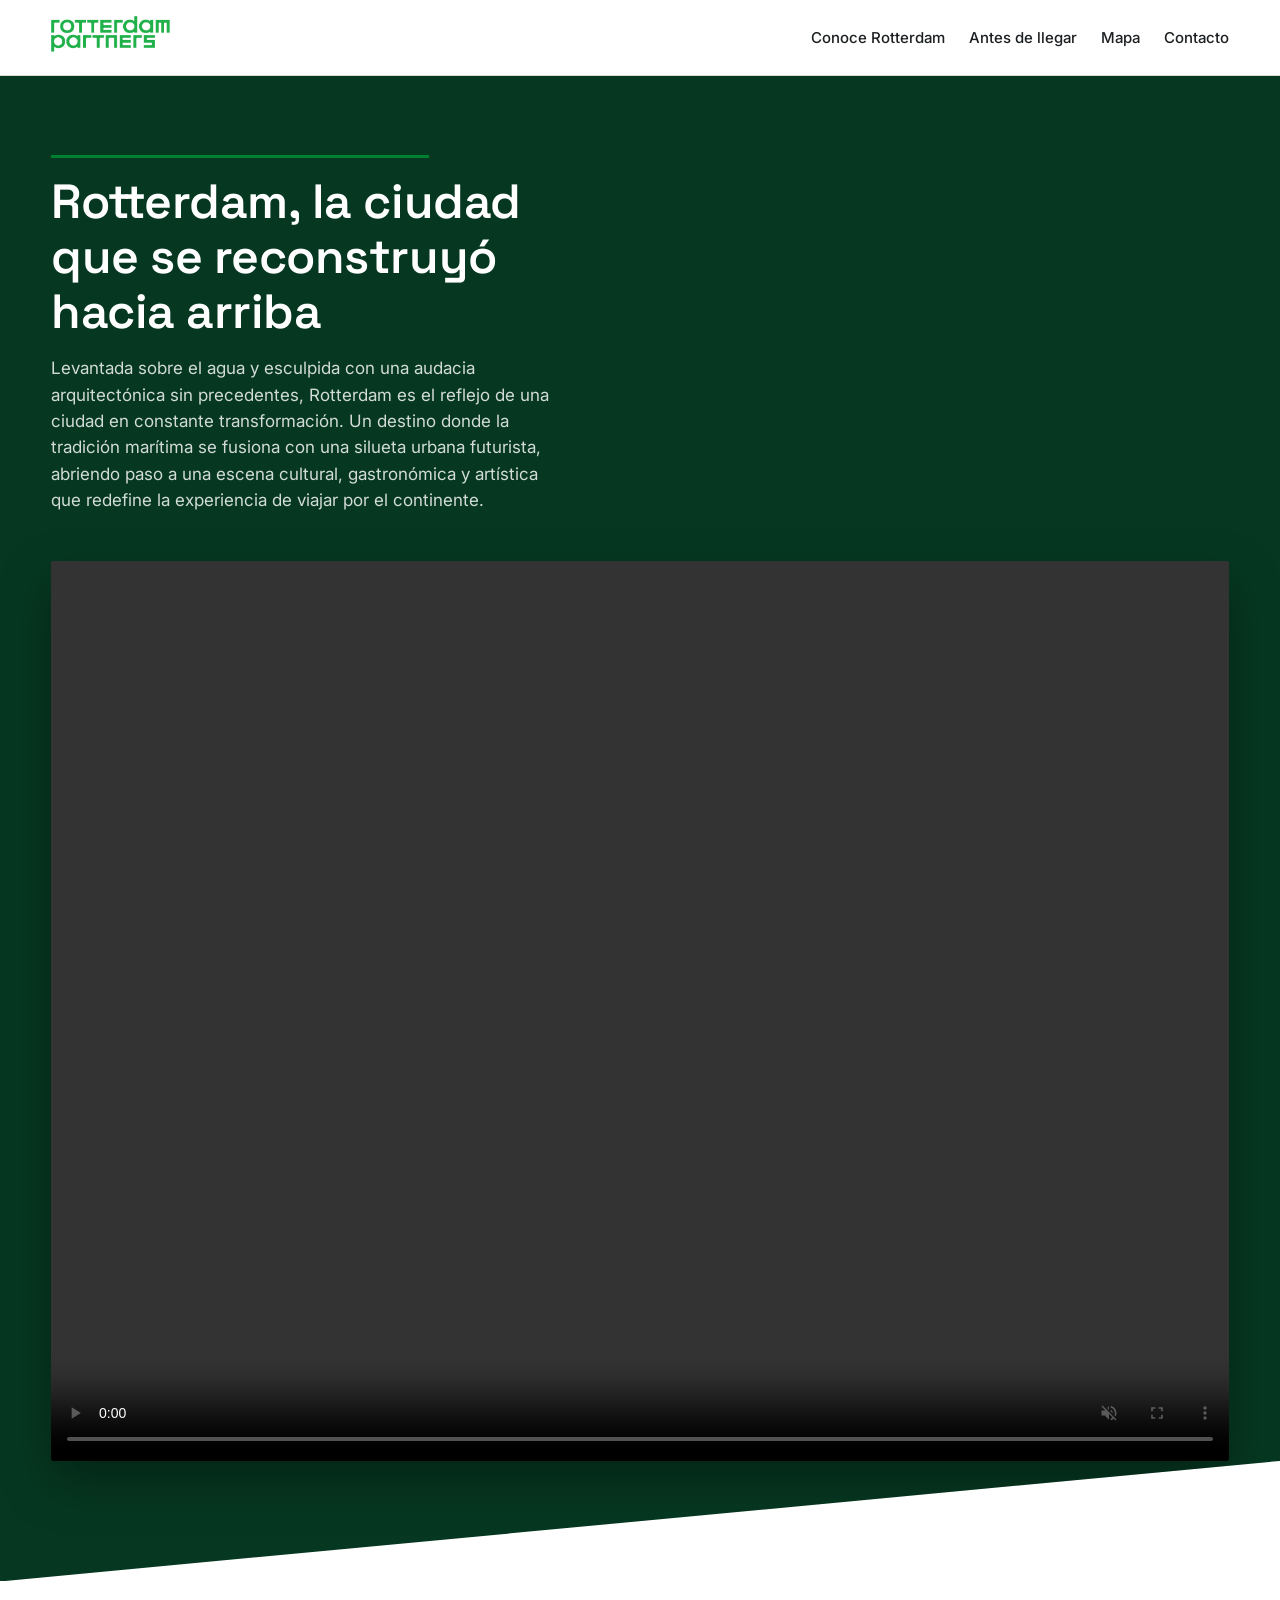
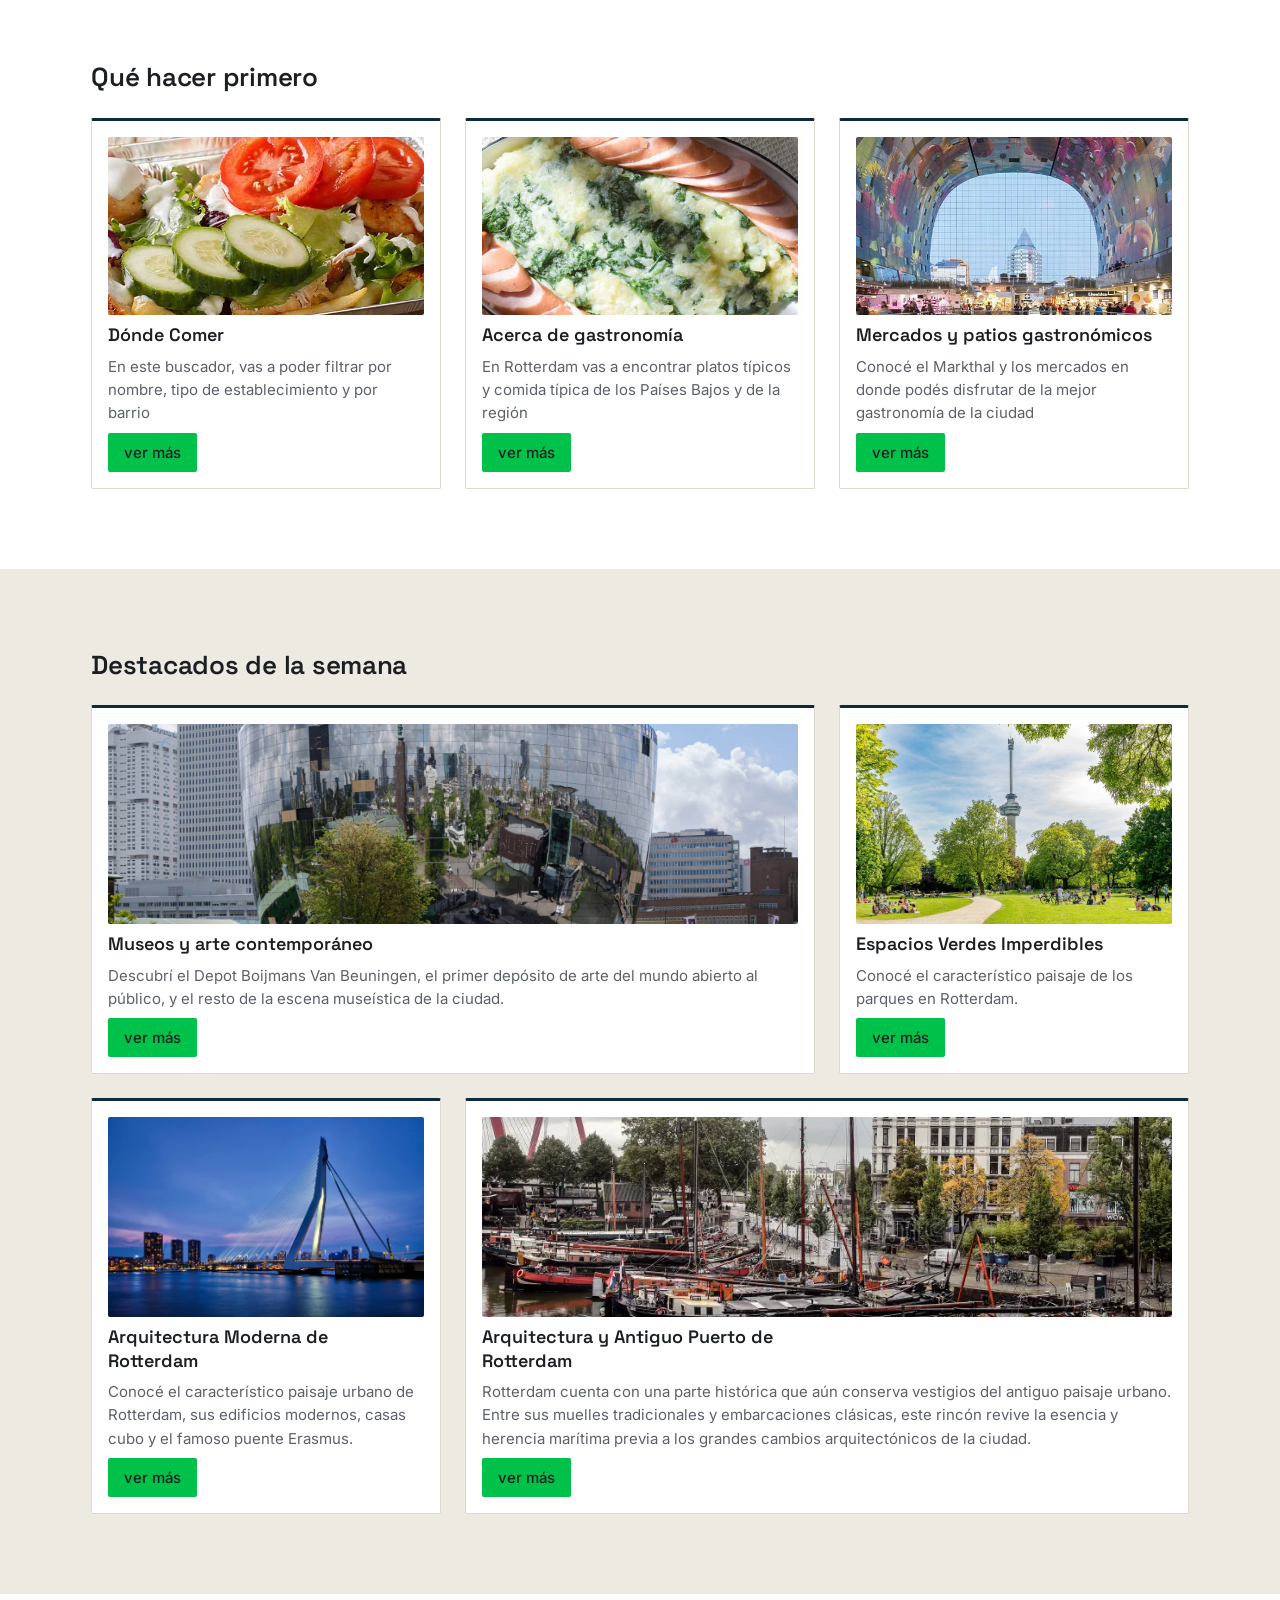
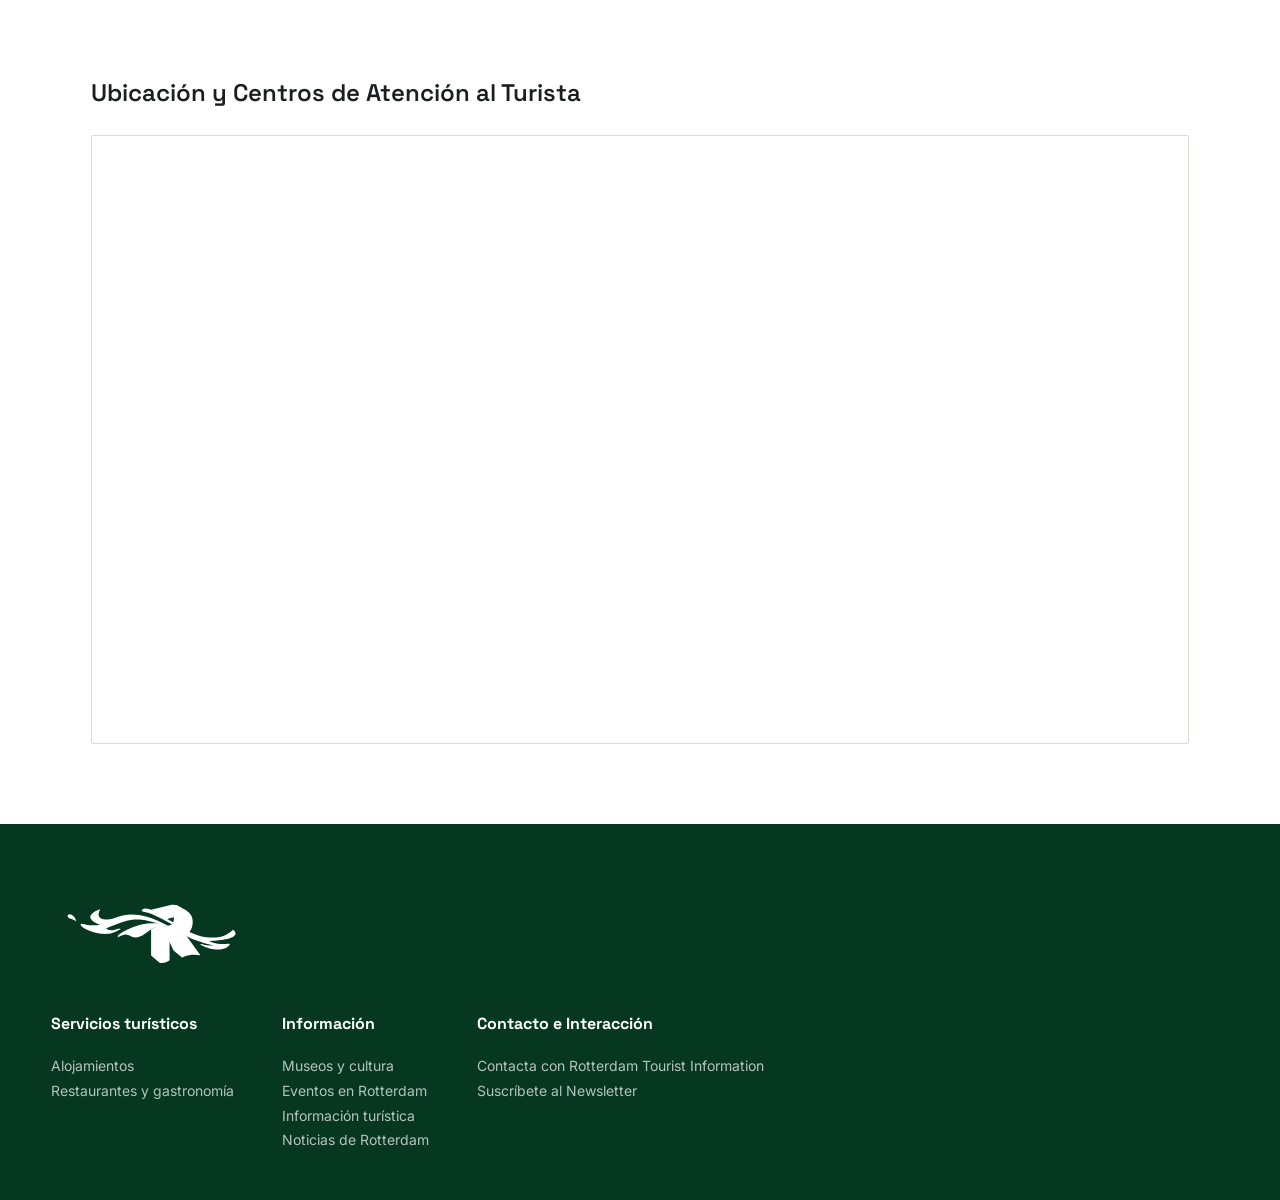
<file: Tarea-02/index.html>
<!DOCTYPE html>
<html lang="es">
    <head>
        <meta charset="UTF-8">
        <meta name="viewport" content="width=device-width, initial-scale=1.0">
        <title>Turismo Rotterdam Ciudad - Sitio Oficial de Información Turística</title>
        <meta name="description" content="Descubrí qué hacer en Rotterdam. Información útil antes de llegar, guías de alojamiento, atractivos turísticos, agenda cultural y mapas de la ciudad.">
        <meta name="robots" content="index, follow">

        <link href="style.css" rel="stylesheet">
        <link rel="preconnect" href="https://fonts.googleapis.com">
        <link rel="preconnect" href="https://fonts.gstatic.com" crossorigin>
        <link href="https://fonts.googleapis.com/css2?family=Space+Grotesk:wght@300..700&family=Inter:ital,opsz,wght@0,14..32,100..900;1,14..32,100..900&display=swap" rel="stylesheet">
    </head>

    <body>

        <!-- Cabecera principal del sitio -->
        <header id="cabecera-principal">
            <a href="index.html" aria-label="Ir a la página de inicio de Turismo de Rotterdam">
                <img src="assets/rotterdam logo.png" alt="Logotipo oficial de Turismo Rotterdam Ciudad">
            </a>

            <nav role="navigation">
               <a href="#multimedia" class="boton-principal">Conoce Rotterdam</a>
               <a href="#areas-destacadas" class="boton-principal">Antes de llegar</a>
               <a href="#mapa" class="boton-principal">Mapa</a>
               <a href="#footer" class="boton-principal">Contacto</a>
            </nav>
        </header>


        <!-- Contenido principal del sitio -->
        <main role="main">

            <section id="multimedia" aria-label="Introducción a Rotterdam">
                <div class="contenedor-multimedia">
                    <span class="multimedia-acento" aria-hidden="true"></span>
                    <h1 class="titulo-multimedia">Rotterdam, la ciudad que se reconstruyó hacia arriba</h1>
                    <p class="multimedia-parrafo">Levantada sobre el agua y esculpida con una audacia arquitectónica sin precedentes, Rotterdam es el reflejo de una ciudad en constante transformación. Un destino donde la tradición marítima se fusiona con una silueta urbana futurista, abriendo paso a una escena cultural, gastronómica y artística que redefine la experiencia de viajar por el continente.</p>
                </div>
                <div class="multimedia-video">
                    <video controls autoplay loop muted playsinline width="1600" height="900" aria-label="Video sobre la ciudad de Rotterdam">
                        <source src="assets/Discover Rotterdam tourism.mp4" type="video/mp4">
                    </video>
                </div>
            </section>


            <!-- Qué hacer primero -->
            <section id="areas-destacadas">
                <div class="contenedor">
                    <h2 class="titulo-principal">Qué hacer primero</h2>

                    <div class="fila-tarjetas">

                        <!-- tarjeta -->
                        <article role="article" class="articulo-index">
                            <img src="assets/Kapsalon.jpg" alt="Kapsalon, plato callejero típico de Rotterdam">
                            <h3 class="titulo-secundario">Dónde Comer</h3>
                            <p class="parrafo">En este buscador, vas a poder filtrar por nombre, tipo de establecimiento y por barrio</p>
                            <a href="#" class="boton-ver-mas" aria-label="Ir al buscador de restaurantes y opciones para dónde comer en Rotterdam">ver más</a>
                        </article>

                        <!-- tarjeta -->
                        <article role="article" class="articulo-index">
                            <img src="assets/Stamppot-web.jpg" alt="Puré de papa acompañado con salchicha ahumada Stamppot">
                            <h3 class="titulo-secundario">Acerca de gastronomía</h3>
                            <p class="parrafo">En Rotterdam vas a encontrar platos típicos y comida típica de los Países Bajos y de la región</p>
                            <a href="#" class="boton-ver-mas" aria-label="Ver información sobre la gastronomía rotterdamesa">ver más</a>
                        </article>

                        <!-- tarjeta -->
                        <article role="article" class="articulo-index">
                            <img src="assets/markthal-rotterdam.jpg" alt="Interior del mercado Markthal en Rotterdam">
                            <h3 class="titulo-secundario">Mercados y patios gastronómicos</h3>
                            <p class="parrafo">Conocé el Markthal y los mercados en donde podés disfrutar de la mejor gastronomía de la ciudad</p>
                            <a href="#" class="boton-ver-mas" aria-label="Ver información sobre los mercados y patios gastronómicos de la ciudad">ver más</a>
                        </article>

                    </div>
                </div>
            </section>

            <!-- Destacados de la semana -->
            <section id="destacados-semana">
                <div class="contenedor">
                    <h2 class="titulo-principal">Destacados de la semana</h2>
                    <div class="grid-destacados">

                        <!-- Tarjeta Destacada 1 -->
                        <article role="article" class="articulo-index">
                            <img src="assets/depot_header_1.jpg" alt="Museo y espacio cultural Depot Header de Rotterdam">
                            <h3 class="titulo-secundario">Museos y arte contemporáneo</h3>
                            <p class="parrafo">
                              Descubrí el Depot Boijmans Van Beuningen, el primer depósito de arte
                              del mundo abierto al público, y el resto de la escena museística de la ciudad.
                            </p>
                            <a href="#" class="boton-ver-mas" aria-label="Ver más sobre los museos y la escena de arte contemporáneo en Rotterdam">ver más</a>
                        </article>

                        <!-- Tarjeta Destacada 2 -->
                        <article role="article" class="articulo-index">
                            <img src="assets/Euromast het Park Iris-van-den-Broek" alt="Parque de Euromast en Rotterdam">
                            <h3 class="titulo-secundario">Espacios Verdes Imperdibles</h3>
                            <p class="parrafo">
                              Conocé el característico paisaje de los parques en Rotterdam.
                            </p>
                            <a href="#" class="boton-ver-mas" aria-label="Ver más sobre los parques y espacios verdes imperdibles">ver más</a>
                        </article>

                        <!-- Tarjeta Destacada 3 -->
                        <article role="article" class="articulo-index">
                            <img src="assets/erasmus-bridge-rotterdam.jpg" alt="Puente Erasmus de Rotterdam">
                            <h3 class="titulo-secundario">Arquitectura Moderna de Rotterdam</h3>
                            <p class="parrafo">Conocé el característico paisaje urbano de Rotterdam, sus edificios modernos, casas cubo y el famoso puente Erasmus.</p>
                            <a href="#" class="boton-ver-mas" aria-label="Ver más sobre la arquitectura moderna e historia rotterdamesa">ver más</a>
                        </article>

                        <!-- Tarjeta Destacada 4 -->
                        <article role="article" class="articulo-index">
                            <img src="assets/puerto de rotterdam.webp" alt="Agenda cultural y eventos en Rotterdam">
                            <h3 class="titulo-secundario">Arquitectura y Antiguo Puerto de Rotterdam</h3>
                            <p class="parrafo">Rotterdam cuenta con una parte histórica que aún conserva vestigios del antiguo paisaje urbano. Entre sus muelles tradicionales y embarcaciones clásicas, este rincón revive la esencia y herencia marítima previa a los grandes cambios arquitectónicos de la ciudad.</p>
                            <a href="#" class="boton-ver-mas" aria-label="Ver más sobre la historia de la arquitectura y el antiguo puerto de Rotterdam">ver más</a>
                        </article>

                    </div>
                </div>
            </section>


            <!-- Ubicación Geográfica -->
            <section aria-labelledby="titulo-mapa" id="mapa">
                <div class="contenedor">
                    <h2 id="titulo-mapa">Ubicación y Centros de Atención al Turista</h2>
                    <div class="map-container">
                        <iframe
                            src="https://www.google.com/maps?q=Rotterdam+Centraal+Station,+Rotterdam,+Netherlands&output=embed"
                            width="100%"
                            height="600"
                            style="border:0;"
                            allowfullscreen=""
                            loading="lazy"
                            referrerpolicy="no-referrer-when-downgrade"
                            title="Mapa interactivo de la Ciudad de Rotterdam con la ubicación de la centraal station de rotterdam y centros de atención turística">
                        </iframe>
                    </div>
                </div>
            </section>

        </main>

        <!-- Pie de Página Institucional -->
        <footer role="contentinfo" id="footer">

            <!-- Identificador Institucional del Footer -->
            <div class="footer-brand">
                <img src="assets/rotterdam-1.svg" alt="Logotipo oficial del Gobierno de la Ciudad de Rotterdam" width="200" height="60">
            </div>

            <!-- Columnas de Enlaces del Footer -->
            <div class="footer-enlaces">

                <!-- Lista 1: Prestadores -->
                <nav>
                    <h3 id="footer-prestadores">Servicios turísticos</h3>
                    <ul>
                        <li><a href="/alojamientos">Alojamientos</a></li>
                        <li><a href="/restaurantes">Restaurantes y gastronomía</a></li>
                    </ul>
                </nav>

                <!-- Lista 2: Profesionales -->
                <nav>
                    <h3 id="footer-profesionales">Información</h3>
                    <ul>
                        <li><a href="/museos">Museos y cultura</a></li>
                        <li><a href="/eventos">Eventos en Rotterdam</a></li>
                        <li><a href="/turismo">Información turística</a></li>
                        <li><a href="/noticias">Noticias de Rotterdam</a></li>
                    </ul>
                </nav>

                <!-- Lista 3: Interacción y Contacto -->
                <nav>
                    <h3 id="footer-contacto">Contacto e Interacción</h3>
                    <ul>
                        <li><a href="/contacto">Contacta con Rotterdam Tourist Information</a></li>
                        <li><a href="/suscribete-newsletter" aria-label="Ir al formulario para suscribirse al Newsletter oficial">Suscríbete al Newsletter</a></li>
                    </ul>
                </nav>

            </div>
        </footer>

    </body>
</html>
</file>
<file: parcial-3 Metallica/styles.css>
/* METALLICA · LANDING · ESTILOS 777 */
/* Figma PARCIAL-3 (Laboratorio UX/UI 777). Estados hover, desplegables y animaciones según el prototipo.
   Cada sección empieza con un comentario que termina en 777. */
/* =========================================================
     Indice que pereza666
     Línea · sección  (también: Ctrl+F y busca el nombre + "777")
     ---------------------------------------------------------
       55  TOKENS DEL SISTEMA DE DISEÑO
      100  BASE
      174  TIPOGRAFÍA
      233  ÁTOMO · GLIFOS
      279  ÁTOMO · LINK
      322  ÁTOMO · BOTÓN
      379  ÁTOMO · BOTÓN-ÍCONO (FLECHAS)
      419  ÁTOMO · PUNTOS DE SLIDER
      467  LETRAS DE FONDO
      570  HEADER
      649  SLIDERS (HERO Y GUITAR HERO)
      675  HERO
      805  NOTICIAS
      864  CARRUSELES (GIRA Y TIENDA)
      906  GIRA M72
     1015  GUITAR HERO
     1176  INSTAGRAM
     1264  TIENDA
     1369  MÚSICA · DISCOS 3D
     1965  ENTRADAS AL HACER SCROLL
     2008  MUSEO · PARALLAX
     2071  FAN CLUB
     2141  FOOTER
     2238  DESPLEGABLES
     3738  RESPONSIVE · REGLAS GENERALES
     3790  RESPONSIVE · LAPTOP (≤ 1599px)
     3826  RESPONSIVE · LAPTOP / TABLET (≤ 1279px)
     3969  RESPONSIVE · HEADER COMPACTO (≤ 1279px)
     3991  RESPONSIVE · MOBILE (≤ 899px)
     4720  PARALLAX Y ANIMACIONES
     4848  ACCESIBILIDAD · MENOS MOVIMIENTO
     ---------------------------------------------------------
     Responsive al final del archivo; cada media query repite la sección que ajusta.
     ========================================================= */













/* TOKENS DEL SISTEMA DE DISEÑO 777 */
:root {
  --color-negro: #000;
  --color-blanco: #fff;
  --color-rojo: #d00000;
  --color-rojo-700: #9f2d34;
  --color-rojo-400: #dbcbbd;
  --color-rojo-200: #f6f2ee; /* crema */
  --color-amarillo-600: #ffff01;
  --color-gris-200: #e5e5e5;
  --color-gris-300: #ccc;
  --color-gris-400: #999;
  --color-gris-500: #808080;
  --color-gris-600: #737373;
  --color-gris-700: #666;
  --color-gris-800: #4d4d4d;

  --gap-4: 4px;
  --gap-8: 8px;
  --gap-12: 12px;
  --gap-16: 16px;
  --gap-24: 24px;
  --gap-32: 32px;

  --fuente: "Montserrat", sans-serif;

  /* 1440px de contenido sobre 1920px (márgenes de 240px) */
  --contenedor: min(1440px, calc(100% - 96px));
  --margen-lateral: calc((100% - var(--contenedor)) / 2);

  /* Tiempos del prototipo */
  --hover-rapido: 0.2s ease-out;   /* íconos */
  --hover: 0.25s ease-out;         /* botones y links */
  --hover-card: 0.3s ease-out;     /* tarjetas */
}










/* BASE 777 */
*,
*::before,
*::after {
  box-sizing: border-box;
}

* {
  margin: 0;
  padding: 0;
}

html {
  scroll-behavior: smooth;
}

body {
  font-family: var(--fuente);
  background: var(--color-rojo-200);
  color: var(--color-negro);
  overflow-x: hidden;
  -webkit-font-smoothing: antialiased;
}

/* Sprite de íconos: no ocupa espacio, solo guarda los <symbol> */
.sprite {
  position: absolute;
  width: 0;
  height: 0;
  overflow: hidden;
}

body.bloqueado {
  overflow: hidden;
}

img {
  display: block;
  max-width: 100%;
}

a {
  color: inherit;
  text-decoration: none;
}

button {
  font: inherit;
  color: inherit;
  background: none;
  border: 0;
  cursor: pointer;
  text-align: inherit;
}

ul,
ol {
  list-style: none;
}

.contenedor {
  width: var(--contenedor);
  margin-inline: auto;
}










/* TIPOGRAFÍA 777 */
.label,
.link,
.boton {
  font-weight: 600;
  font-size: 12px;
  line-height: 1.4;
  letter-spacing: 2.4px;
  text-transform: uppercase;
  white-space: nowrap;
}

.texto-pequeno {
  font-weight: 500;
  font-size: 10px;
  line-height: 1.4;
  letter-spacing: 1px;
  text-transform: uppercase;
  color: var(--color-gris-700);
}

.super-titulo {
  font-weight: 800;
  font-size: 40px;
  line-height: 1.1;
}

.titulo {
  font-weight: 700;
  font-size: 24px;
  line-height: 1.2;
}

.subtitulo {
  font-weight: 700;
  font-size: 20px;
  line-height: 1.2;
}

.subtitulo-2 {
  font-weight: 700;
  font-size: 18px;
  line-height: 1.25;
}

.parrafo {
  font-size: 14px;
  line-height: 1.5;
}










/* ÁTOMO · GLIFOS 777 */
/* SVG en línea que toman el color del texto (currentColor).
   Funcionan igual abriendo el archivo directo o desde un servidor. */
.glifo {
  display: block;
  width: 24px;
  height: 24px;
  flex-shrink: 0;
  overflow: visible;
  transition: color var(--hover-rapido);
}

/* Logos negros usados sobre fondo blanco (menú) */
.logo-invertido {
  filter: invert(1);
}

/* Átomo "Ícono": hover → glifo rojo */
.icono-btn {
  display: flex;
  align-items: center;
  justify-content: center;
  width: 32px;
  height: 32px;
  flex-shrink: 0;
  color: var(--color-blanco);
}

.icono-btn--oscuro {
  color: var(--color-negro);
}

.icono-btn:hover,
.icono-btn:focus-visible {
  color: var(--color-rojo);
}










/* ÁTOMO · LINK 777 */
/* Hover → texto rojo + subrayado */
.link {
  display: inline-flex;
  flex-direction: column;
  gap: var(--gap-4);
  padding-block: 4px;
  color: var(--color-negro);
  transition: color var(--hover);
}

.link::after {
  content: "";
  height: 2px;
  width: 100%;
  background: var(--color-rojo);
  opacity: 0;
  transition: opacity var(--hover);
}

.link--claro {
  color: var(--color-blanco);
}

.link:hover,
.link:focus-visible {
  color: var(--color-rojo);
}

.link:hover::after,
.link:focus-visible::after {
  opacity: 1;
}










/* ÁTOMO · BOTÓN 777 */
.boton {
  display: inline-flex;
  align-items: center;
  justify-content: center;
  padding: var(--gap-16) var(--gap-32);
  border: 2px solid currentColor;
  transition: background-color var(--hover), color var(--hover), border-color var(--hover);
}

.boton--rojo {
  background: var(--color-rojo);
  border-color: var(--color-rojo);
  color: var(--color-blanco);
}

.boton--rojo:hover,
.boton--rojo:focus-visible {
  background: var(--color-rojo-700);
  border-color: var(--color-rojo-700);
}

.boton--claro {
  color: var(--color-blanco);
}

.boton--claro:hover,
.boton--claro:focus-visible {
  background: var(--color-blanco);
  border-color: var(--color-blanco);
  color: var(--color-negro);
}

.boton--oscuro {
  color: var(--color-negro);
}

.boton--oscuro:hover,
.boton--oscuro:focus-visible {
  background: var(--color-negro);
  border-color: var(--color-negro);
  color: var(--color-blanco);
}

.boton--ancho {
  width: 100%;
}










/* ÁTOMO · BOTÓN-ÍCONO (FLECHAS) 777 */
.flecha {
  display: flex;
  align-items: center;
  justify-content: center;
  width: 48px;
  height: 48px;
  flex-shrink: 0;
  border-radius: 24px;
  border: 1.5px solid var(--color-blanco);
  color: var(--color-blanco);
  transition: background-color var(--hover), color var(--hover);
}

.flecha--claro:hover,
.flecha--claro:focus-visible {
  background: var(--color-blanco);
  color: var(--color-negro);
}

.flecha--oscuro {
  border-color: var(--color-negro);
  color: var(--color-negro);
}

.flecha--oscuro:hover,
.flecha--oscuro:focus-visible {
  background: var(--color-negro);
  color: var(--color-blanco);
}










/* ÁTOMO · PUNTOS DE SLIDER 777 */
.puntos {
  display: flex;
  gap: var(--gap-8);
}

.punto {
  display: flex;
  align-items: center;
  width: 40px;
  height: 16px;
}

.punto::before {
  content: "";
  flex: 1;
  height: 3px;
  background: var(--color-gris-400);
  transition: background-color 0.6s ease-in-out;
}

.punto.activo::before {
  background: var(--color-rojo);
}

/* Encabezado de sección (título + link) */
.encabezado {
  display: flex;
  align-items: flex-end;
  justify-content: space-between;
  gap: var(--gap-24);
}

/* Separadores con rayo */
.separador {
  width: 100%;
  height: 220px;
}










/* LETRAS DE FONDO 777 */
/* Ligadas al scroll: al bajar aparecen una a una (frame 0 → 100); al subir se devuelven. */
.letras {
  position: absolute;
  top: 0;
  left: 0;
  width: min(925px, 100%);
  height: 400px;
  pointer-events: none;
  z-index: 0;
}

/* Las letras pueden salir por arriba de su sección, pero nunca crear scroll lateral */
.gira,
.tienda,
.fan-club {
  overflow-x: clip;
}

.letras span {
  position: absolute;
  font-weight: 800;
  font-size: 125.306px;
  line-height: 1;
  opacity: 0;
  color: var(--color-inicial);
  /* Smart animate 500 ms: posición, opacidad y color */
  transition: transform 0.5s ease-out, opacity 0.5s ease-out, color 0.5s ease-out;
}

/* Paso final de cada variante en Figma */
.letras span.visible {
  transform: translateY(-67px);
  opacity: var(--opacidad-final);
  color: var(--color-final);
}

.letras--tour {
  top: 588px; /* en Figma el bloque TOUR está a 588px del borde de Gira */
}

.letras--tour span {
  top: 53px;
  --color-inicial: #9f2d34;
  --color-final: #4f171a;
  --opacidad-final: 0.55;
}

/* MERCH: en Figma está en x 726, y −264; se corre un poco a la izquierda (x 706 en 1920px)
   y se ancla a la derecha (80px) para que en pantallas más angostas no se salga. */
.letras--merch {
  top: -264px;
  left: auto;
  right: 80px;
  width: 1134px;
}

.letras--merch span {
  top: 337px;
  --color-inicial: #ede5de;
  --color-final: #2d293d;
  --opacidad-final: 1;
}

.letras--fan span {
  top: 125px;
  --color-inicial: #4d4d4d;
  --color-final: #4d4d4d;
  --opacidad-final: 0.6;
}

/* Posición horizontal de cada letra (Figma, desktop) */
.letras--tour span:nth-child(1) { left: -19px; }
.letras--tour span:nth-child(2) { left: 116px; }
.letras--tour span:nth-child(3) { left: 295px; }
.letras--tour span:nth-child(4) { left: 462px; }

.letras--merch span:nth-child(1) { left: 366px; }
.letras--merch span:nth-child(2) { left: 572px; }
.letras--merch span:nth-child(3) { left: 717px; }
.letras--merch span:nth-child(4) { left: 876px; }
.letras--merch span:nth-child(5) { left: 1033px; }

.letras--fan span:nth-child(1) { left: 116px; }
.letras--fan span:nth-child(2) { left: 245px; }
.letras--fan span:nth-child(3) { left: 405px; }

/* Encuadre de fotos puntuales (antes estaba en el HTML) */
.noticias__cards .card-noticia:nth-child(3) .card-noticia__imagen img { object-position: 50% 48.9%; }
.instagram__grilla .card-ig:nth-child(10) > img { object-position: 50% 100%; }
.instagram__grilla .card-ig:nth-child(11) > img { object-position: 90% 50%; }
.instagram__grilla .card-ig:nth-child(12) > img { object-position: 68.2% 50%; }
.instagram__grilla .card-ig:nth-child(14) > img { object-position: 50% 40.5%; }










/* HEADER 777 */
/* El header NO crea su propio contexto de apilamiento (sin z-index):
   así el logo con "mix-blend-mode: screen" se mezcla con la foto del hero,
   igual que en Figma, y su fondo negro desaparece. */
.header {
  position: absolute;
  top: 0;
  left: 0;
  right: 0;
  height: 120px;
}

.header::before {
  content: "";
  position: absolute;
  inset: 0;
  z-index: 5;
  background: linear-gradient(to bottom, rgba(0, 0, 0, 0.85), rgba(0, 0, 0, 0));
  pointer-events: none;
}

.header__inner {
  height: 100%;
  display: flex;
  align-items: center;
  gap: var(--gap-32);
}

.header__inner > * {
  position: relative;
  z-index: 10;
}

.header__lado {
  flex: 1 0 0;
  min-width: 0;
  display: flex;
  align-items: center;
  gap: var(--gap-32);
}

.nav {
  display: flex;
  align-items: center;
  gap: var(--gap-32);
}

.nav--izq {
  padding-left: 142px;
}

.header__logo {
  width: 170px;
  height: 72px;
  flex-shrink: 0;
  mix-blend-mode: screen;
}

.header__logo img {
  width: 100%;
  height: 100%;
  object-fit: contain;
}

.header__iconos {
  display: flex;
  align-items: center;
  gap: var(--gap-16);
}










/* SLIDERS (HERO Y GUITAR HERO) 777 */
/* Cambio con fundido de 0.6 s */
.slide {
  position: absolute;
  inset: 0;
  opacity: 0;
  visibility: hidden;
  transition: opacity 0.6s ease-in-out, visibility 0s linear 0.6s;
}

.slide.activo {
  opacity: 1;
  visibility: visible;
  z-index: 1;
  transition: opacity 0.6s ease-in-out, visibility 0s;
}










/* HERO 777 */
.hero {
  position: relative;
  height: 1080px;
  background: var(--color-negro);
  overflow: hidden;
}

.hero__fondo {
  position: absolute;
  inset: 0;
  width: 100%;
  height: 100%;
  object-fit: cover;
}

.hero__fondo--2 {
  object-position: 50% 57%;
}

.hero__fondo--3 {
  object-position: 50% 51%;
}

.hero__overlay {
  position: absolute;
  inset: 0;
  background:
    linear-gradient(90deg, rgba(0, 0, 0, 0.9) 0%, rgba(0, 0, 0, 0.6) 50%, rgba(0, 0, 0, 0) 100%),
    rgba(0, 0, 0, 0.45);
}

.hero__overlay--2 {
  background: linear-gradient(90deg, rgba(0, 0, 0, 0.92) 0%, rgba(0, 0, 0, 0.45) 60%, rgba(0, 0, 0, 0.25) 100%);
}

.hero__contenido {
  position: absolute;
  top: 356px;
  /* Nunca debajo de las flechas: éstas ocupan 60px + 48px desde cada borde */
  left: max(var(--margen-lateral), 132px);
  right: max(var(--margen-lateral), 132px);
  width: auto;
  display: flex;
  flex-direction: column;
  align-items: flex-start;
  gap: var(--gap-24);
}

.hero__contenido--2 {
  top: 371px;
}

.hero__antetitulo {
  color: var(--color-rojo);
}

.hero__titulo {
  font-weight: 800;
  font-size: 96px;
  line-height: 1;
  color: var(--color-blanco);
  white-space: nowrap;
}

.hero__texto {
  width: 708px;
  max-width: 100%;
  font-size: 20px;
  line-height: 1.5;
  color: var(--color-gris-200);
}

.hero__cta {
  display: flex;
  gap: var(--gap-16);
}

.hero__puntos,
.hero__flecha,
.hero__corte,
.hero__rayo {
  z-index: 2;
}

.hero__puntos {
  position: absolute;
  top: 880px;
  left: var(--margen-lateral);
}

.hero__flecha {
  position: absolute;
  top: 516px;
}

.hero__flecha--izq {
  left: 60px;
}

.hero__flecha--der {
  right: 60px;
}

.hero__corte {
  position: absolute;
  left: 0;
  top: 920px;
  width: 100%;
  height: 160px;
}

.hero__rayo {
  position: absolute;
  top: 936px;
  /* x 900 y ancho 560 en 1920px: en % para que se estire igual que el corte */
  left: 46.875%;
  width: 29.17%;
  height: 22.75px;
}










/* NOTICIAS 777 */
.noticias {
  padding: 120px 0 80px;
}

.noticias .encabezado {
  margin-bottom: 40px;
}

.noticias__cards {
  display: grid;
  grid-template-columns: repeat(3, 1fr);
  gap: var(--gap-24);
  align-items: start;
}

.card-noticia {
  display: flex;
  flex-direction: column;
  gap: var(--gap-12);
}

.card-noticia__imagen {
  height: 261px;
  background: var(--color-negro);
  overflow: hidden;
}

.card-noticia__imagen img {
  width: 100%;
  height: 100%;
  object-fit: cover;
  transition: transform var(--hover-card);
}

.card-noticia__titulo {
  transition: color var(--hover-card);
}

/* Hover: la foto crece de 464 a 510px y el título se pone rojo */
.card-noticia:hover .card-noticia__imagen img,
.card-noticia:focus-visible .card-noticia__imagen img {
  transform: scale(1.099);
}

.card-noticia:hover .card-noticia__titulo,
.card-noticia:focus-visible .card-noticia__titulo {
  color: var(--color-rojo);
}










/* CARRUSELES (GIRA Y TIENDA) 777 */
.carrusel__ventana {
  overflow: hidden;
}

.carrusel__fila {
  display: flex;
  gap: 24px;
  transition: transform 0.45s ease-in-out;
}

.carrusel__controles {
  display: flex;
  align-items: center;
  gap: 8px;
}

.carrusel__progreso {
  position: relative;
  flex: 1;
  height: 2px;
  margin-right: 16px;
}

.carrusel__avance {
  position: absolute;
  top: 0;
  left: 0;
  height: 100%;
  width: 33.333%;
  transition: left 0.45s ease-in-out, width 0.45s ease-in-out;
}










/* GIRA M72 777 */
.gira {
  position: relative;
  background: var(--color-rojo);
  color: var(--color-blanco);
  padding: 80px 0 120px;
}

.gira > .contenedor {
  position: relative;
  z-index: 1;
}

.gira .encabezado {
  margin-bottom: 40px;
}

.carrusel--gira .carrusel__ventana {
  height: 460px;
}

.carrusel--gira .carrusel__controles {
  margin-top: 40px;
}

.carrusel--gira .carrusel__progreso {
  background: var(--color-rojo-700);
}

.carrusel--gira .carrusel__avance {
  background: var(--color-blanco);
}

.card-gira {
  position: relative;
  flex: 0 0 342px;
  height: 460px;
  padding: var(--gap-24);
  display: flex;
  flex-direction: column;
  justify-content: space-between;
  background: var(--color-negro);
  color: var(--color-blanco);
  isolation: isolate;
  transition: box-shadow var(--hover-card);
}

.card-gira::before {
  content: "";
  position: absolute;
  inset: 0;
  z-index: -1;
  background: url("img/gira-card.png") center / cover;
  opacity: 0.08;
}

/* Hover: borde rojo de 3px y ciudad en rojo */
.card-gira:hover {
  box-shadow: inset 0 0 0 3px var(--color-rojo);
}

.card-gira__ciudad {
  transition: color var(--hover-card);
}

.card-gira:hover .card-gira__ciudad {
  color: var(--color-rojo);
}

.card-gira__info {
  display: flex;
  flex-direction: column;
  gap: var(--gap-8);
}

.card-gira__lugar {
  color: var(--color-gris-300);
}

.card-gira__acciones {
  display: flex;
  flex-direction: column;
  align-items: flex-start;
  gap: var(--gap-16);
}

.card-gira__agotadas {
  color: var(--color-gris-500);
  text-decoration: line-through;
}

.card-gira__disponibles,
.card-gira__comprar {
  color: var(--color-rojo);
}

.card-gira__comprar:hover {
  text-decoration: underline;
}










/* GUITAR HERO 777 */
.guitar-hero {
  background: var(--color-negro);
  color: var(--color-blanco);
  padding-top: 40px;
}

.guitar-hero .encabezado {
  margin-bottom: 40px;
}

.guitar-hero__pestanas {
  display: flex;
  align-items: center;
  gap: var(--gap-32);
  white-space: nowrap;
}

.guitar-hero__pestanas h2 {
  font: inherit;
}

.guitar-hero__subtitulo {
  color: var(--color-gris-600);
}

.gh-slider {
  position: relative;
  height: 900px;
  background: var(--color-negro);
  overflow: hidden;
}

.gh-slide {
  background: var(--color-negro);
}

.gh-slide--1 {
  background: var(--color-rojo);
}

.gh-slide__fondo {
  position: absolute;
  inset: 0;
  width: 100%;
  height: 100%;
  object-fit: cover;
}

.gh-slide--1 .gh-slide__fondo {
  mix-blend-mode: luminosity;
  opacity: 0.18;
}

.gh-slide--foto::before {
  content: "";
  position: absolute;
  inset: 0;
  z-index: 1;
  background: rgba(0, 0, 0, 0.35);
}

.gh-slide__logo {
  position: absolute;
  z-index: 1;
  object-fit: contain;
}

.gh-slide--1 .gh-slide__logo {
  top: 120px;
  left: 50%;
  transform: translateX(-50%);
  width: 560px;
  height: 399.84px;
}

.gh-slide--foto .gh-slide__logo {
  top: 60px;
  left: var(--margen-lateral);
  width: 220px;
  height: 157.08px;
}

.gh-slide__franja {
  position: absolute;
  z-index: 1;
  left: 0;
  top: 600px;
  width: 100%;
  height: 300px;
}

.gh-slide__rayo {
  position: absolute;
  z-index: 1;
  top: 656.9px;
  /* x 1060 y ancho 440 en 1920px: en % para que se estire igual que la franja */
  left: 55.21%;
  width: 22.92%;
  height: 33.1px;
}

.gh-slide__contenido {
  position: absolute;
  z-index: 2;
  top: 650px;
  right: var(--margen-lateral);
  display: flex;
  flex-direction: column;
  align-items: flex-end;
  gap: var(--gap-16);
  text-align: right;
}

.gh-slide__titulo {
  font-weight: 800;
  font-style: italic;
  font-size: 56px;
  line-height: 1.1;
  white-space: nowrap;
}

.gh-slide__texto {
  text-transform: uppercase;
  white-space: nowrap;
}

.gh-slider__puntos,
.gh-slider__flecha {
  z-index: 3;
}

.gh-slider__puntos {
  position: absolute;
  top: 844px;
  left: 50%;
  transform: translateX(-50%);
}

.gh-slider__flecha {
  position: absolute;
  top: 366px;
}

.gh-slider__flecha--izq {
  left: 60px;
}

.gh-slider__flecha--der {
  right: 60px;
}










/* INSTAGRAM 777 */
.instagram {
  position: relative;
  background: var(--color-negro);
  color: var(--color-blanco);
  padding: 100px 0 120px;
  isolation: isolate;
}

.instagram__fondo {
  position: absolute;
  inset: 0;
  z-index: -1;
  width: 100%;
  height: 100%;
  object-fit: cover;
  opacity: 0.06;
  /* arriba empieza en negro puro: así empata con el corte de Música */
  -webkit-mask: linear-gradient(180deg, transparent 0, #000 280px);
  mask: linear-gradient(180deg, transparent 0, #000 280px);
}

.instagram .encabezado {
  margin-bottom: var(--gap-32);
}

.instagram__grilla {
  display: grid;
  grid-template-columns: repeat(5, 1fr);
  gap: 10px;
}

.card-ig {
  position: relative;
  aspect-ratio: 1;
  background: var(--color-gris-800);
  overflow: hidden;
}

.card-ig > img:first-child {
  width: 100%;
  height: 100%;
  object-fit: cover;
  transition: transform var(--hover-card);
}

.card-ig__overlay {
  position: absolute;
  inset: 0;
  display: flex;
  flex-direction: column;
  align-items: center;
  justify-content: center;
  gap: 12px;
  background: rgba(0, 0, 0, 0.6);
  opacity: 0;
  transition: opacity var(--hover-card), background-color var(--hover-card);
}

.card-ig__badge {
  position: absolute;
  top: 12px;
  right: 12px;
  width: 20px;
  height: 20px;
}

/* Hover: foto crece (280 → 308px) y aparece el overlay rojo */
.card-ig:hover > img:first-child,
.card-ig:focus-visible > img:first-child {
  transform: scale(1.1);
}

.card-ig:hover .card-ig__overlay,
.card-ig:focus-visible .card-ig__overlay {
  opacity: 1;
  background: var(--color-rojo);
}










/* TIENDA 777 */
.tienda {
  position: relative;
  padding: 120px 0 160px;
}

.tienda > .contenedor {
  position: relative;
  z-index: 1;
}

.tienda .encabezado {
  margin-bottom: 40px;
}

.carrusel--tienda .carrusel__ventana {
  height: 420px;
}

.carrusel--tienda .carrusel__controles {
  margin-top: 40px;
}

.carrusel--tienda .carrusel__progreso {
  background: var(--color-gris-300);
}

.carrusel--tienda .carrusel__avance {
  background: var(--color-rojo);
}

.card-producto {
  flex: 0 0 342px;
  display: flex;
  flex-direction: column;
  align-items: flex-start;
  gap: var(--gap-8);
  text-align: left;
}

.card-producto__imagen {
  position: relative;
  display: block;
  width: 100%;
  height: 342px;
  background: var(--color-blanco);
  border: 1px solid var(--color-gris-200);
  overflow: hidden;
}

.card-producto__imagen img {
  position: absolute;
  top: 50%;
  left: 50%;
  width: 250px;
  height: 250px;
  transform: translate(-50%, -50%);
  object-fit: contain;
  transition: width var(--hover-card), height var(--hover-card), top var(--hover-card);
}

.card-producto__vista {
  position: absolute;
  left: 15px;
  right: 15px;
  bottom: 15px;
  display: flex;
  justify-content: center;
  padding: var(--gap-16) var(--gap-32);
  border: 2px solid var(--color-negro);
  color: var(--color-negro);
  opacity: 0;
  transition: opacity var(--hover-card), background-color var(--hover), color var(--hover);
}

.card-producto__precio {
  font-weight: 700;
  font-size: 14px;
  line-height: 1.5;
}

/* Hover: foto 250 → 270px y sube; aparece "Vista rápida" en negro */
.card-producto:hover .card-producto__imagen img,
.card-producto:focus-visible .card-producto__imagen img {
  width: 270px;
  height: 270px;
  top: calc(50% - 12px);
}

.card-producto:hover .card-producto__vista,
.card-producto:focus-visible .card-producto__vista {
  opacity: 1;
  background: var(--color-negro);
  color: var(--color-blanco);
}










/* MÚSICA · DISCOS 3D 777 */
/* Figma 303:2778 / mobile 303:2859. Carrusel 3D por arrastre, inspirado en el video de referencia:
   disco del centro grande, los de los lados en perspectiva. El JS calcula --tam y mueve cada disco. */
.musica {
  --tam: 560px;
  position: relative;
  background: var(--color-negro);
  color: var(--color-blanco);
}

.musica__fijo {
  position: relative;
  overflow: hidden;
  display: grid;
  grid-template-columns: minmax(280px, 400px) 1fr;
  grid-template-areas:
    "enc enc"
    "info escena"
    "ind ind";
  column-gap: 40px;
  row-gap: 24px;
  /* abajo deja espacio para el corte hacia Instagram */
  padding: 120px var(--margen-lateral) 180px;
}

.musica__fijo > * {
  position: relative;
  z-index: 1;
}

.musica__fondo {
  position: absolute;
  z-index: 0;
  top: -15%;
  left: 0;
  width: 100%;
  height: 130%;
  max-width: none;
  object-fit: cover;
  will-change: transform;
}

.musica__fijo > .musica__velo {
  position: absolute;
  z-index: 0;
  inset: 0;
  background:
    radial-gradient(ellipse at 65% 55%, rgba(208, 0, 0, 0.16), transparent 55%),
    rgba(0, 0, 0, 0.88);
}

/* Corte diagonal que une Guitar Hero con Música (el JS mueve --corte 0 → 1) */
.musica__fijo > .musica__corte {
  position: absolute;
  z-index: 0;
  top: 0;
  left: 0;
  width: 100%;
  height: 340px;
  pointer-events: none;
}

.musica__corte-negro,
.musica__corte-sombra {
  transform-box: fill-box;
  transform-origin: 50% 0;
  /* el borde baja más al principio y sube mientras se scrollea */
  transform: scaleY(calc(1 + (1 - var(--corte, 1)) * 0.7));
}

.musica__corte-rayo {
  transform-box: fill-box;
  transform-origin: 0 50%;
  transform: translateX(calc((1 - var(--corte, 1)) * -260px)) scaleX(var(--corte, 1));
  opacity: var(--corte, 1);
}

.musica__corte-rayo--2 {
  transform-origin: 100% 50%;
  transform: translateX(calc((1 - var(--corte, 1)) * 260px)) scaleX(var(--corte, 1));
}

.musica__corte-rayo--3 {
  opacity: calc(var(--corte, 1) * 0.9);
}

/* Unión con Instagram: el mismo corte invertido, pegado abajo */
.musica__fijo > .musica__corte--abajo {
  top: auto;
  bottom: -1px; /* sin rendija con la sección siguiente */
}

.musica__corte--abajo .musica__corte-negro,
.musica__corte--abajo .musica__corte-sombra {
  transform-origin: 50% 100%;
}

.musica__fijo > .musica__fondo {
  position: absolute;
  z-index: 0;
}

.musica__encabezado {
  grid-area: enc;
  display: flex;
  flex-direction: column;
  gap: 16px;
}

.musica__antetitulo {
  color: var(--color-rojo);
}

.musica__bajada {
  font-size: 18px;
  line-height: 1.5;
  color: var(--color-gris-300);
}

/* ---------- Ficha del disco ---------- */
.musica__info {
  grid-area: info;
  align-self: center;
  display: flex;
  flex-direction: column;
  gap: 32px;
}

.musica__info-cambio.cambiando {
  animation: info-entra 0.6s cubic-bezier(0.22, 1, 0.36, 1);
}

@keyframes info-entra {
  from { opacity: 0; translate: 0 18px; }
}

.musica__numero {
  font-weight: 600;
  font-size: 14px;
  letter-spacing: 0.1em;
  color: var(--color-gris-400);
  font-variant-numeric: tabular-nums;
}

.musica__numero b {
  font-weight: 800;
  color: var(--color-rojo);
}

.musica__titulo {
  margin-top: 12px;
  font-weight: 800;
  font-size: clamp(32px, 3.2vw, 52px);
  line-height: 1.05;
}

.musica__ficha {
  margin-top: 24px;
}

.musica__ficha div {
  display: flex;
  justify-content: space-between;
  gap: 16px;
  padding: 10px 0;
  border-top: 1px solid rgba(255, 255, 255, 0.15);
}

.musica__ficha div:last-child {
  border-bottom: 1px solid rgba(255, 255, 255, 0.15);
}

.musica__ficha dt {
  font-weight: 600;
  font-size: 11px;
  letter-spacing: 0.1em;
  text-transform: uppercase;
  color: var(--color-gris-400);
}

.musica__ficha dd {
  font-weight: 600;
  font-size: 14px;
  text-align: right;
}

.musica__acciones {
  display: flex;
  flex-wrap: wrap;
  align-items: center;
  gap: 16px 20px;
}

.musica__play {
  position: relative;
  display: inline-flex;
  align-items: center;
  gap: 12px;
  height: 56px;
  padding: 0 28px 0 8px;
  border: 0;
  border-radius: 28px;
  background: var(--color-rojo);
  color: var(--color-blanco);
  font-family: inherit;
  font-weight: 700;
  font-size: 14px;
  letter-spacing: 0.08em;
  text-transform: uppercase;
  cursor: pointer;
  box-shadow: 0 10px 30px rgba(208, 0, 0, 0.35);
  transition: transform var(--hover), box-shadow var(--hover), background-color var(--hover);
}

.musica__play:hover,
.musica__play:focus-visible {
  transform: translateY(-2px) scale(1.03);
  background: #e00000;
  box-shadow: 0 14px 36px rgba(208, 0, 0, 0.5);
}

.musica__play:focus-visible {
  outline: 2px solid var(--color-blanco);
  outline-offset: 3px;
}

/* Onda que late mientras suena */
.musica__play::after {
  content: "";
  position: absolute;
  inset: 0;
  border-radius: inherit;
  border: 2px solid var(--color-rojo);
  opacity: 0;
  pointer-events: none;
}

.musica.sonando .musica__play::after {
  animation: latido 1.4s ease-out infinite;
}

@keyframes latido {
  from { transform: scale(1); opacity: 0.8; }
  to { transform: scale(1.25, 1.6); opacity: 0; }
}

.musica__play-icono {
  position: relative;
  width: 40px;
  height: 40px;
  border-radius: 50%;
  background: rgba(0, 0, 0, 0.25);
}

.musica__play-icono svg {
  position: absolute;
  top: 50%;
  left: 50%;
  width: 22px;
  height: 22px;
  transform: translate(-50%, -50%);
  transition: opacity 0.3s ease-out, transform 0.3s ease-out;
}

.musica__play-icono .icono-pausa,
.musica.sonando .musica__play-icono .icono-play {
  opacity: 0;
  transform: translate(-50%, -50%) scale(0.5);
}

.musica.sonando .musica__play-icono .icono-pausa {
  opacity: 1;
  transform: translate(-50%, -50%);
}

.musica__estado {
  display: flex;
  align-items: center;
  gap: 10px;
  font-weight: 600;
  font-size: 12px;
  color: var(--color-rojo);
  opacity: 0;
  translate: -8px 0;
  transition: opacity 0.4s ease-out, translate 0.4s ease-out;
}

.musica.sonando .musica__estado {
  opacity: 1;
  translate: 0 0;
}

.ecualizador {
  display: flex;
  align-items: flex-end;
  gap: 3px;
  width: 25px;
  height: 14px;
}

.ecualizador i {
  width: 4px;
  height: 100%;
  background: var(--color-rojo);
  transform-origin: bottom;
  transform: scaleY(0.3);
}

.musica.sonando .ecualizador i {
  animation: barra 0.9s ease-in-out infinite alternate;
}

.musica.sonando .ecualizador i:nth-child(2) { animation-duration: 0.6s; animation-delay: -0.2s; }
.musica.sonando .ecualizador i:nth-child(3) { animation-duration: 0.75s; animation-delay: -0.4s; }
.musica.sonando .ecualizador i:nth-child(4) { animation-duration: 0.5s; animation-delay: -0.1s; }

@keyframes barra {
  from { transform: scaleY(0.25); }
  to { transform: scaleY(1); }
}

/* ---------- Escena 3D ---------- */
.musica__escena {
  grid-area: escena;
  height: calc(var(--tam) * 1.18);
  perspective: 1600px;
  /* los discos de los lados se desvanecen en los bordes (no tapan la ficha) */
  -webkit-mask: linear-gradient(90deg, transparent 0, #000 14%, #000 86%, transparent 100%);
  mask: linear-gradient(90deg, transparent 0, #000 14%, #000 86%, transparent 100%);
  touch-action: pan-y; /* el gesto vertical sigue moviendo la página */
  cursor: grab;
  user-select: none;
}

.musica__escena.arrastrando {
  cursor: grabbing;
}

/* Resplandor detrás del disco del centro */
.musica__escena::before {
  content: "";
  position: absolute;
  left: 50%;
  top: 50%;
  width: calc(var(--tam) * 1.3);
  height: calc(var(--tam) * 1.3);
  translate: -50% -50%;
  border-radius: 50%;
  background: radial-gradient(circle, rgba(208, 0, 0, 0.32), transparent 62%);
  pointer-events: none;
  transition: opacity 0.6s ease-out;
  opacity: 0.6;
}

.musica.sonando .musica__escena::before {
  opacity: 1;
  animation: resplandor 0.9s ease-in-out infinite alternate;
}

@keyframes resplandor {
  to { scale: 1.08; }
}

.disco3d {
  position: absolute;
  left: 50%;
  top: 50%;
  width: var(--tam);
  height: var(--tam);
  margin: calc(var(--tam) / -2) 0 0 calc(var(--tam) / -2);
  transform-style: preserve-3d;
  will-change: transform, opacity;
}

.disco3d.lado {
  cursor: pointer;
}

.disco3d.centro {
  cursor: pointer;
}

/* Flota suave, cada disco a su ritmo */
.disco3d__flota {
  position: relative;
  width: 100%;
  height: 100%;
  animation: flotar 7s ease-in-out infinite;
}

.disco3d:nth-child(2) .disco3d__flota { animation-delay: -2.3s; }
.disco3d:nth-child(3) .disco3d__flota { animation-delay: -4.6s; }

@keyframes flotar {
  0%, 100% { transform: translateY(-12px) rotateX(8deg) rotateZ(-2deg); }
  50% { transform: translateY(12px) rotateX(-4deg) rotateZ(2deg); }
}

/* El giro lo maneja el JS (acelera al reproducir y frena al pausar) */
.disco3d__giro {
  width: 100%;
  height: 100%;
}

.disco3d__giro img {
  display: block;
  width: 100%;
  height: 100%;
  max-width: none;
  filter: brightness(var(--brillo, 1)) drop-shadow(0 30px 40px rgba(0, 0, 0, 0.65));
  -webkit-user-drag: none;
}

/* Reflejo tornasol del CD (fijo: la luz no gira con el disco) */
.disco3d__brillo {
  position: absolute;
  inset: 1%;
  border-radius: 50%;
  background: conic-gradient(from var(--luz, 30deg),
    rgba(255, 255, 255, 0) 0deg, rgba(255, 255, 255, 0.3) 30deg, rgba(160, 220, 255, 0.12) 50deg,
    rgba(255, 255, 255, 0) 90deg, rgba(255, 255, 255, 0) 180deg,
    rgba(255, 255, 255, 0.24) 210deg, rgba(255, 200, 230, 0.1) 230deg, rgba(255, 255, 255, 0) 270deg);
  -webkit-mask: radial-gradient(circle, transparent 0 10%, #000 10.5%);
  mask: radial-gradient(circle, transparent 0 10%, #000 10.5%);
  mix-blend-mode: screen;
  opacity: calc(var(--brillo, 1) * 0.9);
  pointer-events: none;
}

/* Trazos blancos a mano alrededor del disco del centro (como en el video) */
.musica__trazos {
  position: absolute;
  z-index: 200;
  left: 50%;
  top: 50%;
  width: calc(var(--tam) * 1.25);
  height: calc(var(--tam) * 1.25);
  translate: -50% -50%;
  overflow: visible;
  pointer-events: none;
  /* Escondidos salvo mientras se dibujan: así nunca quedan restos */
  opacity: 0;
  transition: opacity 0.3s ease-out;
  animation: trazos-flotan 7s ease-in-out infinite;
}

.musica__trazos.dibujando {
  opacity: 1;
  transition-duration: 0.1s;
}

@keyframes trazos-flotan {
  0%, 100% { transform: translateY(-8px) rotate(-1.5deg); }
  50% { transform: translateY(8px) rotate(1.5deg); }
}

.musica__trazos path {
  fill: none;
  stroke: var(--color-blanco);
  stroke-width: 2.4px;
  stroke-linecap: round;
  stroke-linejoin: round;
  vector-effect: non-scaling-stroke;
  stroke-dasharray: 1 1;
  stroke-dashoffset: 1; /* escondido hasta que se dibuja */
  filter: drop-shadow(0 0 6px rgba(255, 255, 255, 0.35));
}

.musica__trazos path:nth-child(2) {
  stroke-width: 1.4px;
  opacity: 0.7;
}

/* Se dibuja como con un marcador */
.musica__trazos.dibujando path {
  animation: trazar 0.9s cubic-bezier(0.65, 0, 0.35, 1) forwards;
}

.musica__trazos.dibujando path:nth-child(2) {
  animation-duration: 1.1s;
  animation-delay: 0.25s;
}

@keyframes trazar {
  to { stroke-dashoffset: 0; }
}

/* Al quitar el mouse se borran rápido */
.musica__trazos.borrando path {
  animation: borrar 0.35s ease-in forwards;
}

@keyframes borrar {
  from { stroke-dashoffset: 0; }
  to { stroke-dashoffset: -1; }
}

/* Mientras suena, los trazos giran lento alrededor del disco */
.musica__trazos path {
  transform-origin: 100px 100px;
}

.musica.sonando .musica__trazos.dibujando path:first-child {
  animation: trazar 0.9s cubic-bezier(0.65, 0, 0.35, 1) forwards, trazos-giran 9s linear infinite;
}

.musica.sonando .musica__trazos.dibujando path:nth-child(2) {
  animation: trazar 1.1s cubic-bezier(0.65, 0, 0.35, 1) 0.25s forwards, trazos-giran 13s linear infinite reverse;
}

@keyframes trazos-giran {
  to { rotate: 360deg; }
}

/* ---------- Indicador ---------- */
.musica__indicador {
  grid-area: ind;
  display: flex;
  align-items: center;
  gap: 20px;
}

.musica__pasos {
  display: flex;
  gap: 8px;
}

.musica__paso {
  width: 32px;
  height: 4px;
  border: 0;
  border-radius: 2px;
  background: rgba(255, 255, 255, 0.25);
  cursor: pointer;
  transition: width 0.4s cubic-bezier(0.22, 1, 0.36, 1), background-color 0.3s ease-out;
}

.musica__paso:hover {
  background: rgba(255, 255, 255, 0.5);
}

.musica__paso.activo {
  width: 64px;
  background: var(--color-rojo);
}

.musica__pista {
  margin-left: auto;
  display: flex;
  align-items: center;
  gap: 10px;
  font-weight: 600;
  font-size: 11px;
  letter-spacing: 0.12em;
  text-transform: uppercase;
  color: var(--color-gris-400);
}

.musica__pista::before,
.musica__pista::after {
  content: "";
  width: 8px;
  height: 8px;
  border-right: 2px solid currentColor;
  border-bottom: 2px solid currentColor;
  animation: rebote 1.4s ease-in-out infinite;
}

.musica__pista::before {
  transform: rotate(135deg);
  animation-direction: reverse;
}

.musica__pista::after {
  transform: rotate(-45deg);
}

@keyframes rebote {
  0%, 100% { translate: -3px 0; }
  50% { translate: 3px 0; }
}

.musica__flechas {
  display: flex;
  gap: 12px;
}










/* ENTRADAS AL HACER SCROLL 777 */
/* Títulos, tarjetas, carruseles… El JS pone .revelar y, al entrar en pantalla, .revelado.
   Usa la propiedad `translate` para no chocar con los `transform` de los hovers. */
.revelar:not(.revelado) {
  opacity: 0;
}

.revelar.revelado {
  animation: revelar 0.9s cubic-bezier(0.22, 1, 0.36, 1) var(--retraso, 0s) backwards;
}

.revelar--zoom.revelado {
  animation-name: revelar-zoom;
  animation-duration: 1.2s;
}

.revelar--titulo.revelado {
  animation-name: revelar-titulo;
  animation-duration: 1s;
}

@keyframes revelar {
  from { opacity: 0; translate: 0 48px; }
}

@keyframes revelar-zoom {
  from { opacity: 0; scale: 0.92; }
}

@keyframes revelar-titulo {
  from { opacity: 0; translate: -24px 0; clip-path: inset(-30% 100% -30% 0); }
  to { clip-path: inset(-30% -10% -30% 0); }
}










/* MUSEO · PARALLAX 777 */
.museo {
  position: relative;
  height: 1000px;
  background: var(--color-rojo-200);
  overflow: hidden;
}

.museo__fondo {
  position: absolute;
  top: -200px;
  left: 0;
  width: 100%;
  height: 1400px;
  object-fit: cover;
  will-change: transform;
}

.museo__velo {
  position: absolute;
  inset: 0;
  background: rgba(0, 0, 0, 0.72);
}

.museo__cortes {
  position: absolute;
  inset: 0;
  width: 100%;
  height: 100%;
}

.museo__contenido {
  position: absolute;
  top: 340.5px;
  left: 50%;
  transform: translateX(-50%);
  width: min(708px, calc(100% - 32px)); /* nunca más ancho que la pantalla */
  display: flex;
  flex-direction: column;
  align-items: center;
  gap: var(--gap-24);
  text-align: center;
}

.museo__antetitulo {
  color: var(--color-rojo-400);
}

.museo__texto {
  font-size: 18px;
  line-height: 1.5;
  color: var(--color-gris-200);
}










/* FAN CLUB 777 */
.fan-club {
  position: relative;
  height: 820px;
  background: var(--color-negro);
  color: var(--color-blanco);
  overflow: hidden;
}

.fan-club__franja {
  position: absolute;
  inset: 0;
  width: 100%;
  height: 100%;
}

/* Imagen detrás del texto (739×562). En Figma está en x 1150;
   se corre un poco a la izquierda (x 1101) para que no quede pegada al borde. */
.fan-club__imagen {
  position: absolute;
  top: 50px;
  right: 80px; /* x 1101 en 1920px; anclada a la derecha para no salirse */
  width: 739px;
  height: 562px;
  max-width: none;
  object-fit: cover;
}

.fan-club__contenido {
  position: absolute;
  top: 221px;
  left: calc(var(--margen-lateral) + 660px); /* x 900 en 1920px, como en Figma */
  width: 500px;
  display: flex;
  flex-direction: column;
  align-items: flex-start;
  gap: var(--gap-32);
}

.fan-club__logos {
  display: flex;
  align-items: center;
  gap: 24px;
}

.fan-club__divisor {
  width: 2px;
  height: 64px;
  background: var(--color-blanco);
  opacity: 0.6;
}

/* Logos blancos exportados desde Figma (Fan Club y PONGO) */
.logo-fanclub,
.logo-pongo {
  flex-shrink: 0;
  object-fit: contain;
  /* La exportación trae fondo negro: "screen" lo vuelve transparente */
  mix-blend-mode: screen;
}










/* FOOTER 777 */
.footer {
  background: var(--color-negro);
  color: var(--color-blanco);
  padding: 80px 0 40px;
}

.footer__contenido {
  display: flex;
  align-items: center;
  justify-content: space-between;
}

.footer__logo {
  width: 320px;
  height: 134px;
  object-fit: contain;
  mix-blend-mode: screen;
}

.footer__sitios {
  display: flex;
  align-items: center;
  gap: 56px;
}

/* Los logos nunca se encogen (así no se achatan) */
.footer__sitios > a,
.footer__sitios img,
.footer__logo,
.footer__firma > img,
.header__logo,
.fan-club__logos > * {
  flex-shrink: 0;
}

.footer__sitios a,
.menu__sitios a {
  transition: opacity var(--hover);
}

.footer__sitios a:hover,
.menu__sitios a:hover {
  opacity: 0.7;
}

.footer__separador {
  border: 0;
  height: 1px;
  background: var(--color-gris-800);
  margin: var(--gap-32) 0;
}

.footer__legal {
  display: flex;
  align-items: center;
  gap: var(--gap-24);
}

.footer__firma {
  display: flex;
  align-items: center;
  gap: 20px;
  min-width: 0;
}

.footer__firma .texto-pequeno {
  color: var(--color-gris-500);
  white-space: nowrap;
}

/* Cuando no cabe en una línea, el copyright baja de línea en vez de taparse */
@media (max-width: 1599px) {
  .footer__legal {
    flex-wrap: wrap;
    row-gap: 16px;
  }

  .footer__firma .texto-pequeno {
    white-space: normal;
  }
}

.footer__enlaces {
  display: flex;
  gap: var(--gap-24);
}










/* DESPLEGABLES 777 */
/* Se abren con "Move in" desde arriba en 0.45 s (ease-out); el menú con "Dissolve" en 0.4 s. */
.overlay {
  position: fixed;
  inset: 0;
  z-index: 100;
}

.overlay[hidden] {
  display: none;
}

.overlay__fondo {
  position: absolute;
  inset: 0;
  width: 100%;
  background: rgba(0, 0, 0, 0.72);
  opacity: 0;
  cursor: pointer;
  transition: opacity 0.45s ease-out;
}

.panel {
  position: absolute;
  top: 0;
  left: 0;
  right: 0;
  max-height: 100vh;
  overflow-y: auto;
  display: flex;
  flex-direction: column;
  gap: 28px;
  padding: 40px max(48px, calc((100% - 1440px) / 2)) 48px;
  background: var(--color-negro);
  color: var(--color-blanco);
  box-shadow: 0 12px 40px rgba(0, 0, 0, 0.6);
  isolation: isolate;
  transform: translateY(-100%);
  transition: transform 0.45s ease-out;
}

.overlay.abierto .overlay__fondo {
  opacity: 1;
}

.overlay.abierto .panel {
  transform: none;
}

/* Panel con textura de fondo al 4 % */
.panel--textura {
  gap: 32px;
  padding-top: 36px;
  padding-bottom: 56px;
}

.panel--textura::before {
  content: "";
  position: absolute;
  inset: 0;
  z-index: -1;
  background: url("img/panel-fondo.png") center / cover;
  opacity: 0.04;
  pointer-events: none;
}

.panel--fechas {
  max-height: min(1020px, 100vh);
}

/* Panel que sube desde abajo (museo) */
.panel--abajo {
  top: auto;
  bottom: 0;
  align-items: center;
  gap: 28px;
  padding-top: 28px;
  padding-bottom: 64px;
  border-top: 4px solid var(--color-rojo);
  box-shadow: 0 -12px 40px rgba(0, 0, 0, 0.6);
  transform: translateY(100%);
}

.panel__barra {
  width: 100%;
  display: flex;
  align-items: center;
  justify-content: space-between;
  gap: var(--gap-24);
}

.panel__ruta {
  color: var(--color-gris-400);
  white-space: nowrap;
}

/* Ruta "Sección / Página": la barra y su espacio los pone el CSS (no el HTML) */
.panel__ruta span + span::before {
  content: "/";
  margin: 0 0.95em;
}

.panel__evento {
  color: var(--color-rojo);
  white-space: normal;
}

.panel__tirador {
  width: 48px;
  height: 4px;
  border-radius: 2px;
  background: var(--color-gris-700);
}

/* Botón "Cerrar" (ícono + texto) */
.cerrar {
  display: flex;
  align-items: center;
  gap: 8px;
  color: var(--color-blanco);
}

.cerrar .glifo {
  margin: 4px;
}

.cerrar--oscuro {
  color: var(--color-negro);
}

.cerrar:hover .glifo,
.cerrar:focus-visible .glifo {
  color: var(--color-rojo);
}

/* ---------- Menú desplegable ---------- */
.menu {
  position: absolute;
  inset: 0;
  overflow-y: auto;
  display: flex;
  flex-direction: column;
  gap: 32px;
  padding: 32px max(48px, calc((100% - 1440px) / 2)) 40px;
  background: var(--color-blanco);
  color: var(--color-negro);
  opacity: 0;
  transition: opacity 0.4s ease-out;
}

.overlay--menu.abierto .menu {
  opacity: 1;
}

.menu__barra {
  display: flex;
  align-items: center;
  justify-content: space-between;
}

.menu__logo {
  width: 60px;
  height: 70px;
  object-fit: contain;
}

.menu__iconos {
  display: flex;
  gap: 8px;
}

.menu__buscador {
  display: flex;
  align-items: center;
  justify-content: space-between;
  width: 360px;
  padding-bottom: 10px;
  border-bottom: 1.5px solid var(--color-negro);
}

.menu__buscador input {
  flex: 1;
  border: 0;
  outline: 0;
  background: none;
  font: 600 12px/1.4 var(--fuente);
  letter-spacing: 2.4px;
  text-transform: uppercase;
  color: var(--color-negro);
}

.menu__buscador input::placeholder {
  color: var(--color-negro);
  opacity: 1;
}

.menu__buscador .glifo {
  margin: 4px;
}

.menu__columnas {
  display: flex;
  gap: 50px;
}

.menu__columna {
  display: flex;
  flex-direction: column;
  gap: 28px;
  width: 560px;
}

.menu__columna--der {
  width: 830px;
}

.menu__grupo {
  display: flex;
  flex-direction: column;
  align-items: flex-start;
  gap: 12px;
}

.menu__titulo {
  font-weight: 800;
  font-size: 40px;
  line-height: 1.1;
}

.menu__texto {
  font-size: 14px;
  line-height: 1.5;
}

.menu__enlaces {
  display: flex;
  flex-wrap: wrap;
  align-items: center;
  gap: 4px 8px;
}

.menu__enlaces > span {
  font-weight: 600;
  font-size: 12px;
  line-height: 1.4;
  letter-spacing: 2.4px;
}

.menu__redes {
  display: flex;
  gap: 20px;
}

.menu__separador {
  border: 0;
  height: 1px;
  background: var(--color-negro);
}

.menu__sitios {
  display: flex;
  align-items: center;
  justify-content: space-between;
}

/* ---------- Comprar boletas ---------- */
.boletas {
  display: flex;
  gap: 50px;
}

.boletas__izq {
  width: 560px;
  flex-shrink: 0;
  display: flex;
  flex-direction: column;
  gap: 20px;
}

.boletas__opciones {
  display: flex;
  gap: 12px;
}

.opcion-boleta {
  flex: 1;
  display: flex;
  flex-direction: column;
  align-items: center;
  gap: 10px;
  padding: 18px 0;
  border: 1px solid var(--color-gris-800);
  border-radius: 6px;
  transition: border-color var(--hover);
}

.opcion-boleta:hover {
  border-color: var(--color-blanco);
}

.boletas__nota {
  color: var(--color-gris-300);
}

.boletas__der {
  flex: 1;
  display: flex;
  flex-direction: column;
  gap: 20px;
}

.boletas__lista {
  display: flex;
  flex-direction: column;
}

.boletas__encabezado {
  display: flex;
  align-items: center;
  justify-content: space-between;
  padding-bottom: 12px;
}

.boletas__orden {
  color: var(--color-gris-300);
}

/* Átomo "Fila boleta": hover → fondo rojo */
.fila-boleta {
  display: flex;
  align-items: center;
  gap: 14.1px;
  height: 90px;
  padding: 12.69px 11.28px;
  background: var(--color-negro);
  border-bottom: 0.705px solid var(--color-gris-800);
  text-align: left;
  transition: background-color var(--hover-rapido);
}

.fila-boleta img {
  transition: filter var(--hover-rapido);
}

.fila-boleta__info {
  flex: 1;
  display: flex;
  flex-direction: column;
  gap: 2.82px;
}

.fila-boleta__sec,
.fila-boleta__precio {
  font-weight: 700;
  font-size: 12.69px;
  line-height: 1.25;
}

.fila-boleta__tipo {
  font-size: 9.87px;
  line-height: 1.5;
  color: var(--color-gris-400);
  transition: color var(--hover-rapido);
}

.fila-boleta:hover,
.fila-boleta:focus-visible {
  background: var(--color-rojo);
}

.fila-boleta:hover img,
.fila-boleta:focus-visible img {
  filter: brightness(0) invert(1);
}

.fila-boleta:hover .fila-boleta__tipo,
.fila-boleta:focus-visible .fila-boleta__tipo {
  color: var(--color-blanco);
}

.boletas__cuotas {
  display: flex;
  flex-wrap: wrap;
  justify-content: space-between;
  gap: 8px 16px;
  padding: 12px 16px;
  background: var(--color-gris-800);
}

.boletas__cuotas > span {
  white-space: normal;
}

/* Dentro de un panel con scroll, los bloques no se aplastan (si no, se enciman) */
.panel > *,
.menu > * {
  flex-shrink: 0;
}

.boletas__cuotas a {
  color: var(--color-rojo-400);
}

/* ---------- Fechas ---------- */
.fechas__banner {
  position: relative;
  display: flex;
  align-items: center;
  justify-content: space-between;
  padding: 28px 40px;
  border: 2px solid var(--color-amarillo-600);
  overflow: hidden;
  isolation: isolate;
}

.fechas__banner-fondo {
  position: absolute;
  z-index: -2;
  left: 0;
  top: -550%;
  width: 100%;
  height: 1000%;
  max-width: none;
}

.fechas__banner::after {
  content: "";
  position: absolute;
  inset: 0;
  z-index: -1;
  background: rgba(0, 0, 0, 0.75);
}

.fechas__banner-texto {
  display: flex;
  flex-direction: column;
  gap: 6px;
}

.fechas__banner-titulo {
  color: var(--color-amarillo-600);
}

.fechas__grilla {
  display: grid;
  grid-template-columns: repeat(4, 1fr);
  gap: 24px;
}

/* ---------- Ficha (vista rápida y dónde jugar) ---------- */
.ficha {
  display: flex;
  gap: 80px;
  align-items: flex-start;
}

.ficha__imagen {
  position: relative;
  width: 600px;
  height: 600px;
  flex-shrink: 0;
  background: var(--color-blanco);
  overflow: hidden;
}

.ficha__foto {
  position: absolute;
  inset: 40px;
  width: 520px;
  height: 520px;
  object-fit: contain;
}

.ficha__foto--grande {
  inset: 30px;
  width: 540px;
  height: 540px;
}

.ficha__etiqueta {
  position: absolute;
  top: 16px;
  left: 16px;
  padding: 8px 12px;
  background: var(--color-rojo);
  color: var(--color-blanco);
}

.ficha__etiqueta:empty {
  display: none;
}

.ficha__info {
  flex: 1;
  min-width: 0;
  display: flex;
  flex-direction: column;
  align-items: flex-start;
  gap: 20px;
}

.ficha__categoria {
  padding: 6px 10px;
  border: 1px solid var(--color-blanco);
  color: var(--color-blanco);
}

.ficha__titulo {
  font-weight: 800;
  font-size: 64px;
  line-height: 1;
}

.ficha__titulo--italica {
  font-size: 56px;
  font-style: italic;
}

.ficha__subtitulo {
  color: var(--color-rojo);
}

.ficha__descripcion {
  font-size: 16px;
  line-height: 1.5;
  color: var(--color-gris-300);
}

.ficha__precio {
  font-weight: 700;
  font-size: 32px;
  line-height: 1.2;
}

.ficha__precio-fila {
  display: flex;
  align-items: flex-end;
  gap: 12px;
}

.ficha__referencia {
  color: var(--color-gris-400);
}

.ficha__grupo {
  display: flex;
  flex-direction: column;
  gap: 10px;
  width: 100%;
}

.ficha__etiqueta-grupo {
  color: var(--color-gris-400);
}

.chips {
  display: flex;
  flex-wrap: wrap;
  gap: 8px;
}

.chip {
  padding: 10px 16px;
  border: 1.5px solid var(--color-gris-700);
  font-weight: 600;
  font-size: 12px;
  line-height: 1.4;
  letter-spacing: 2.4px;
  text-transform: uppercase;
  white-space: nowrap;
  color: var(--color-blanco);
  transition: border-color var(--hover), background-color var(--hover), color var(--hover);
}

#gh-donde .chip {
  padding-inline: 14px;
}

.chip:hover {
  border-color: var(--color-blanco);
}

.chip.activo {
  background: var(--color-blanco);
  border-color: var(--color-blanco);
  color: var(--color-negro);
}

.ficha__compra {
  display: flex;
  align-items: center;
  gap: 12px;
}

.cantidad {
  display: flex;
  align-items: center;
  border: 1.5px solid var(--color-blanco);
}

.cantidad__btn,
.cantidad__numero {
  display: flex;
  align-items: center;
  justify-content: center;
  width: 44px;
  height: 46px;
  font-weight: 700;
  font-size: 18px;
  line-height: 1.25;
}

.cantidad__btn:hover {
  color: var(--color-rojo);
}

.ficha__disponible {
  color: var(--color-gris-300);
}

/* Punto de "Disponible": lo pone el CSS */
.ficha__disponible::before {
  content: "●";
  margin-right: 0.52em;
}

.ficha__separador {
  width: 100%;
  border: 0;
  height: 1px;
  background: var(--color-gris-800);
}

.ficha__detalles {
  display: flex;
  flex-direction: column;
  gap: 8px;
  width: 100%;
}

.lista-guiones li {
  font-size: 14px;
  line-height: 1.5;
  color: var(--color-gris-300);
}

.lista-guiones li::before {
  content: "—\00a0\00a0";
}

.lista-guiones--amplia li {
  line-height: 1.65;
}

.lista-guiones--grande li {
  font-size: 16px;
  line-height: 1.65;
}

/* ---------- Guitar Hero: encabezado de los paneles ---------- */
.gh-encabezado {
  display: flex;
  flex-direction: column;
  gap: 8px;
}

.gh-encabezado__identidad {
  display: flex;
  align-items: center;
  gap: 20px;
}

.gh-encabezado__identidad img {
  width: 96px;
  height: 68px;
  object-fit: contain;
}

.gh-encabezado__titulo {
  font-weight: 800;
  font-style: italic;
  font-size: 56px;
  line-height: 1;
  white-space: nowrap;
}

/* ---------- Setlist ---------- */
.setlist {
  display: grid;
  grid-template-columns: repeat(4, 1fr);
  gap: 40px;
  align-items: start;
}

.setlist__col {
  display: flex;
  flex-direction: column;
  gap: 24px;
}

.setlist__escenario {
  display: flex;
  flex-direction: column;
  gap: 8px;
}

.setlist__escenario .texto-pequeno {
  color: var(--color-rojo-400);
}

.setlist__escenario ol {
  display: flex;
  flex-direction: column;
  gap: 8px;
}

.setlist__escenario li {
  display: flex;
  align-items: center;
  gap: 12px;
  padding-bottom: 6px;
  border-bottom: 1px solid var(--color-gris-800);
  font-size: 14px;
  line-height: 1.5;
}

.setlist__escenario li::before {
  content: counter(list-item, decimal-leading-zero);
  font-weight: 600;
  font-size: 12px;
  line-height: 1.4;
  letter-spacing: 2.4px;
  color: var(--color-gris-500);
}

.setlist__nota {
  color: var(--color-gris-400);
}

/* ---------- Sobre el juego ---------- */
.sobre {
  display: flex;
  gap: 60px;
  align-items: flex-start;
}

.sobre__imagen {
  width: 720px;
  height: 405px;
  flex-shrink: 0;
  object-fit: cover;
}

.sobre__info {
  flex: 1;
  display: flex;
  flex-direction: column;
  gap: 24px;
}

.sobre__ficha > div {
  display: flex;
  gap: 16px;
  padding: 12px 0;
  border-bottom: 1px solid var(--color-gris-800);
}

.sobre__ficha dt {
  width: 160px;
  flex-shrink: 0;
  color: var(--color-gris-400);
  white-space: normal;
}

.sobre__ficha dd {
  font-size: 14px;
  line-height: 1.5;
}

.sobre__destacado {
  display: flex;
  flex-direction: column;
  gap: 10px;
}

/* ---------- Registro ---------- */
.registro {
  display: flex;
  gap: 60px;
}

.registro__beneficios {
  width: 520px;
  flex-shrink: 0;
  display: flex;
  flex-direction: column;
  gap: 24px;
  padding: 40px;
  background: var(--color-rojo);
}

.fan-club__logos--chico {
  gap: 20px;
}

.fan-club__logos--chico .fan-club__divisor {
  height: 56px;
}

.registro__titulo {
  font-weight: 800;
  font-size: 40px;
  line-height: 1.05;
}

.registro__gratis {
  color: var(--color-negro);
}

.registro__lista {
  display: flex;
  flex-direction: column;
  gap: 12px;
}

.registro__lista li {
  display: flex;
  gap: 10px;
  font-size: 14px;
  line-height: 1.5;
}

.registro__lista li::before {
  content: "";
  width: 20px;
  height: 20px;
  flex-shrink: 0;
  background: url("img/icono-check.svg") center / contain no-repeat;
}

.formulario {
  flex: 1;
  min-width: 0;
  display: flex;
  flex-direction: column;
  gap: 20px;
}

.formulario__sesion {
  color: var(--color-gris-300);
}

.formulario__sesion a:hover {
  color: var(--color-blanco);
  text-decoration: underline;
}

.formulario__redes {
  display: flex;
  gap: 12px;
}

.red-btn {
  flex: 1;
  display: flex;
  align-items: center;
  justify-content: center;
  gap: 10px;
  padding: 12px;
  border: 1.5px solid var(--color-gris-700);
  transition: border-color var(--hover);
}

.red-btn:hover {
  border-color: var(--color-blanco);
}

.red-btn__icono {
  display: flex;
  align-items: center;
  justify-content: center;
  width: 24px;
  height: 24px;
  border-radius: 12px;
  background: var(--color-blanco);
  color: var(--color-negro);
  font-weight: 800;
  font-size: 12px;
}

.formulario__separador {
  display: flex;
  align-items: center;
  gap: 16px;
}

.formulario__separador::before,
.formulario__separador::after {
  content: "";
  flex: 1;
  height: 1px;
  background: var(--color-gris-800);
}

.formulario__separador .texto-pequeno {
  color: var(--color-gris-400);
}

.formulario__fila {
  display: flex;
  gap: 16px;
}

.campo {
  flex: 1;
  display: flex;
  flex-direction: column;
  gap: 8px;
}

.campo > .label {
  color: var(--color-gris-400);
}

.campo input,
.campo__caja,
.aviso__campo {
  width: 100%;
  padding: 14px 16px;
  border: 1.5px solid var(--color-gris-700);
  background: none;
  color: var(--color-blanco);
  font: 400 14px/1.5 var(--fuente);
  outline: 0;
  transition: border-color var(--hover);
}

.campo input::placeholder,
.aviso__campo::placeholder {
  color: var(--color-gris-600);
}

.campo input:focus,
.campo__caja:focus-within,
.aviso__campo:focus {
  border-color: var(--color-blanco);
}

.campo__caja {
  display: flex;
  align-items: center;
  gap: 8px;
}

.campo__caja input {
  padding: 0;
  border: 0;
}

.campo__mostrar {
  color: var(--color-gris-400);
}

.campo__mostrar:hover {
  color: var(--color-blanco);
}

.casilla {
  display: flex;
  gap: 10px;
  align-items: flex-start;
  cursor: pointer;
}

.casilla input {
  position: absolute;
  opacity: 0;
  pointer-events: none;
}

.casilla__caja {
  width: 20px;
  height: 20px;
  flex-shrink: 0;
  border: 1.5px solid var(--color-gris-700);
}

.casilla input:checked + .casilla__caja {
  border: 0;
  background: var(--color-rojo) url("img/icono-check-casilla.svg") center / 16px no-repeat;
}

.casilla input:focus-visible + .casilla__caja {
  outline: 2px solid var(--color-blanco);
}

.casilla .parrafo {
  color: var(--color-gris-300);
}

/* ---------- Museo en mantenimiento ---------- */
.aviso {
  width: 900px;
  max-width: 100%;
  display: flex;
  flex-direction: column;
  align-items: center;
  gap: 20px;
  text-align: center;
}

.aviso__estado {
  display: flex;
  align-items: center;
  gap: 8px;
  padding: 6px 12px;
  border: 1.5px solid var(--color-rojo);
  color: var(--color-rojo);
}

.aviso__titulo {
  font-weight: 800;
  font-size: 56px;
  line-height: 1;
}

.aviso__texto {
  font-size: 16px;
  line-height: 1.5;
  color: var(--color-gris-300);
}

.aviso__progreso {
  display: flex;
  flex-direction: column;
  align-items: center;
  gap: 8px;
}

.aviso__progreso .texto-pequeno {
  color: var(--color-gris-400);
}

.aviso__barra {
  width: 480px;
  height: 4px;
  background: var(--color-gris-800);
}

.aviso__barra span {
  display: block;
  width: 70%;
  height: 100%;
  background: var(--color-rojo);
}

.aviso__acciones {
  display: flex;
  align-items: center;
  gap: 12px;
}

.aviso__campo {
  width: 340px;
}

/* Encabezado con el link pegado al título (Tienda) */
.encabezado--junto {
  justify-content: flex-start;
}

/* ---------- Panel Noticias (todas las noticias) ---------- */
.panel--noticias {
  gap: 56px;
  padding-bottom: 96px;
  max-height: min(1000px, 100vh);
}

.archivo__encabezado {
  display: flex;
  flex-direction: column;
  gap: 16px;
}

.archivo__fila-titulo {
  display: flex;
  align-items: flex-end;
  justify-content: space-between;
}

.archivo__gris {
  color: var(--color-gris-400);
}

.archivo__gris-claro {
  color: var(--color-gris-300);
}

.archivo__linea {
  border: 0;
  height: 1px;
  background: var(--color-gris-800);
}

.archivo__destacada {
  display: flex;
  align-items: center;
  gap: 56px;
}

.archivo__destacada-imagen {
  position: relative;
  width: 880px;
  height: 495px;
  flex-shrink: 0;
  overflow: hidden;
}

.archivo__destacada-imagen img {
  width: 100%;
  height: 100%;
  object-fit: cover;
}

.archivo__destacada-info {
  flex: 1;
  min-width: 0;
  display: flex;
  flex-direction: column;
  align-items: flex-start;
  gap: 20px;
}

.archivo__texto-grande {
  font-size: 18px;
  line-height: 1.5;
  color: var(--color-gris-300);
}

.archivo__meta {
  display: flex;
  gap: 8px;
  color: var(--color-gris-400);
}

.archivo__categoria {
  color: var(--color-rojo);
}

.archivo__recientes {
  display: flex;
  flex-direction: column;
  gap: 32px;
}

.archivo__seccion {
  display: flex;
  align-items: center;
  gap: 24px;
}

.archivo__seccion > span {
  flex: 1;
  height: 1px;
  background: var(--color-gris-800);
}

.archivo__grilla {
  display: grid;
  grid-template-columns: repeat(3, 1fr);
  gap: 56px 24px;
}

.card-archivo {
  display: flex;
  flex-direction: column;
  align-items: flex-start;
  gap: var(--gap-12);
}

.card-archivo img {
  width: 100%;
  height: 261px;
  object-fit: cover;
}

.archivo__cargar {
  display: flex;
  justify-content: center;
}

/* ---------- Paneles nuevos: Tienda, Vinilos y 72 Seasons ---------- */
.panel--compacto {
  gap: 28px;
  padding-top: 32px;
  padding-bottom: 52px;
}

.panel--crema {
  gap: 24px;
  padding-top: 32px;
  padding-bottom: 48px;
  background: var(--color-rojo-200);
  color: var(--color-negro);
  box-shadow: 0 12px 40px rgba(0, 0, 0, 0.5);
}

.panel__ruta--gris {
  color: var(--color-gris-600);
}

.tienda-panel__encabezado {
  display: flex;
  align-items: flex-end;
  justify-content: space-between;
}

.tienda-panel__titulo {
  font-weight: 800;
  font-size: 64px;
  line-height: 1;
  white-space: nowrap;
}

.buscador--tienda {
  display: flex;
  align-items: center;
  justify-content: space-between;
  width: 420px;
  padding-bottom: 10px;
  border-bottom: 1.5px solid var(--color-negro);
}

.buscador--tienda input {
  flex: 1;
  border: 0;
  outline: 0;
  background: none;
  font: 600 12px/1.4 var(--fuente);
  letter-spacing: 2.4px;
  text-transform: uppercase;
  color: var(--color-negro);
}

.buscador--tienda input::placeholder {
  color: var(--color-gris-600);
  opacity: 1;
}

.buscador--tienda .glifo {
  margin: 4px;
}

.tienda-panel__promo {
  padding: 12px 16px;
  background: var(--color-rojo);
  color: var(--color-blanco);
  text-align: center;
  white-space: nowrap;
}

/* Separador "·" entre las dos promos: lo pone el CSS */
.tienda-panel__promo span + span::before {
  content: "·";
  margin: 0 1.43em;
}

.chips--oscuros .chip {
  padding: 9px 14px;
  border-color: var(--color-negro);
  color: var(--color-negro);
}

.chips--oscuros .chip:hover {
  border-color: var(--color-negro);
  background: rgba(0, 0, 0, 0.06);
}

.chips--oscuros .chip.activo {
  background: var(--color-negro);
  color: var(--color-blanco);
}

.tienda-panel__resumen {
  display: flex;
  align-items: center;
  justify-content: space-between;
}

.tienda-panel__productos {
  display: flex;
  flex-wrap: wrap;
  gap: 24px;
}

.card-producto--chica {
  flex: 0 0 220px;
  width: 220px;
}

.card-producto--chica .card-producto__imagen {
  height: auto;
  aspect-ratio: 1;
}

.card-producto--chica > .label {
  white-space: normal;
}

/* En Figma la foto mide 250px aunque la tarjeta mida 220px (se recorta) */
.card-producto--chica .card-producto__imagen img {
  max-width: none;
}

.panel--crema > .boton {
  align-self: flex-start;
}

/* Vinilos */
.vinilos {
  display: flex;
  gap: 60px;
  align-items: flex-start;
}

.vinilos__destacado {
  display: flex;
  flex-direction: column;
  align-items: flex-start;
  gap: 18px;
}

.vinilos__portada {
  position: relative;
  width: 460px;
  height: 460px;
  background: var(--color-blanco);
  overflow: hidden;
}

.vinilos__portada img {
  position: absolute;
  top: 30px;
  left: 30px;
  width: 400px;
  height: 400px;
  object-fit: contain;
}

.vinilos__meta {
  color: var(--color-gris-300);
}

.vinilos__compra {
  display: flex;
  align-items: center;
  gap: 16px;
}

.vinilos__lista {
  flex: 1;
  min-width: 0;
  display: flex;
  flex-direction: column;
}

.vinilo-fila {
  display: flex;
  align-items: center;
  gap: 24px;
  padding: 16px 0;
  border-bottom: 1px solid var(--color-gris-800);
}

.vinilo-fila__portada {
  position: relative;
  width: 96px;
  height: 96px;
  flex-shrink: 0;
  background: var(--color-blanco);
}

.vinilo-fila__portada img {
  position: absolute;
  top: 6px;
  left: 6px;
  width: 84px;
  height: 84px;
  object-fit: contain;
}

.vinilo-fila__info {
  flex: 1;
  min-width: 0;
  display: flex;
  flex-direction: column;
  gap: 4px;
}

.vinilo-fila__meta {
  color: var(--color-gris-400);
}

.vinilo-fila__limitado {
  color: var(--color-rojo);
}

/* Álbum 72 Seasons */
.album {
  display: flex;
  gap: 60px;
  align-items: flex-start;
}

.album__portada {
  width: 460px;
  height: 460px;
  flex-shrink: 0;
  object-fit: cover;
  border: 3px solid var(--color-amarillo-600);
}

.album__info {
  flex: 1;
  min-width: 0;
  display: flex;
  flex-direction: column;
  align-items: flex-start;
  gap: 20px;
}

.album__amarillo {
  color: var(--color-amarillo-600);
}

.album__meta {
  color: var(--color-gris-300);
}

.album__plataformas {
  display: flex;
  flex-wrap: wrap;
  gap: 8px;
}

.plataforma {
  display: flex;
  align-items: center;
  gap: 8px;
  padding: 10px 14px;
  border: 1.5px solid var(--color-blanco);
  transition: background-color var(--hover), color var(--hover);
}

.plataforma:hover {
  background: var(--color-blanco);
  color: var(--color-negro);
}

.album__canciones {
  display: flex;
  gap: 32px;
  width: 100%;
}

.album__col {
  flex: 1;
  display: flex;
  flex-direction: column;
}

.album__col li {
  display: flex;
  align-items: center;
  gap: 12px;
  padding: 8px 0;
  border-bottom: 1px solid var(--color-gris-800);
}

.album__col li > .label:first-child {
  color: var(--color-amarillo-600);
}

.album__col li > .parrafo {
  flex: 1;
}

.album__col li > .label:last-child {
  color: var(--color-gris-400);
}










/* RESPONSIVE · REGLAS GENERALES 777 */
/* ≥ 1280px → desktop (Figma "Landing Desktop", 1920px)
   900–1279 → laptop / tablet (mismo diseño, más compacto)
   < 900px → mobile (Figma "iPhone 16 · Landing", 393px) */

/* Anti-desborde en cualquier ancho: sólo actúan cuando el espacio no alcanza
   (en 1920px todo se ve igual que en Figma) */
.ficha__compra,
.formulario__redes,
.vinilo-fila {
  flex-wrap: wrap;
}

.red-btn {
  flex: 1 1 220px;
}

.vinilo-fila__info {
  flex: 1 1 200px;
}

/* Noticias destacada: la imagen cede espacio antes que el título se salga */
.archivo__destacada-imagen {
  flex-shrink: 1;
  min-width: 0;
  height: auto;
  aspect-ratio: 880 / 495;
}

.archivo__destacada-info {
  min-width: 380px;
}

/* Textos que cambian entre desktop y mobile */
.solo-movil {
  display: none;
}

/* <picture> solo cambia la imagen en mobile; no debe ocupar espacio propio */
picture {
  display: block;
}










/* RESPONSIVE · LAPTOP (≤ 1599px) 777 */
@media (max-width: 1599px) {
  /* Header: el menú no cabe con el espacio izquierdo de 142px */
  .nav--izq {
    padding-left: 0;
  }

  /* Fan club: la imagen se encoge para no taparse con el texto */
  .fan-club__imagen {
    right: var(--margen-lateral);
    width: 45%;
    height: auto;
    aspect-ratio: 739 / 562;
  }

  .fan-club__contenido {
    left: var(--margen-lateral);
  }
}

@media (max-width: 1365px) {
  .nav,
  .header__lado {
    gap: 20px;
  }
}










/* RESPONSIVE · LAPTOP / TABLET (≤ 1279px) 777 */
@media (max-width: 1279px) {

  /* Títulos grandes: se escalan con el ancho de la pantalla */
  .hero__titulo {
    font-size: clamp(56px, 7vw, 96px);
    white-space: normal;
  }

  .gh-slide__titulo {
    font-size: clamp(36px, 4.4vw, 56px);
  }

  /* MERCH: anclado al margen derecho para que no se salga */
  .letras--merch {
    left: auto;
    right: var(--margen-lateral);
    width: 1134px;
  }

  /* Footer: los logos bajan si no caben */
  .footer__contenido,
  .footer__legal {
    flex-wrap: wrap;
    gap: 32px;
  }

  /* Desplegables: las columnas de ancho fijo pasan a porcentajes */
  .ficha {
    gap: 48px;
  }

  /* Botones en fila que bajan de línea cuando no caben */
  .ficha__compra,
  .formulario__redes {
    flex-wrap: wrap;
  }

  .red-btn {
    flex: 1 1 220px;
  }

  /* Vinilos: cada fila baja precio y botón a otra línea si no caben */
  .vinilo-fila {
    flex-wrap: wrap;
    gap: 12px 16px;
  }

  .vinilo-fila__info {
    flex: 1 1 calc(100% - 112px);
  }

  .ficha__imagen {
    width: 45%;
    height: auto;
    aspect-ratio: 1;
  }

  .ficha__foto {
    inset: 6.67%;
    width: 86.67%;
    height: 86.67%;
  }

  .ficha__foto--grande {
    inset: 5%;
    width: 90%;
    height: 90%;
  }

  .boletas__izq {
    width: 45%;
  }

  .boletas__mapa {
    width: 100%;
    height: auto;
  }

  .vinilos__destacado {
    flex: 0 0 40%;
  }

  .vinilos__portada {
    width: 100%;
    height: auto;
    aspect-ratio: 1;
  }

  .vinilos__portada img {
    top: 6.5%;
    left: 6.5%;
    width: 87%;
    height: 87%;
  }

  .album__portada {
    width: 40%;
    height: auto;
    aspect-ratio: 1;
  }

  .sobre__imagen {
    width: 50%;
    height: auto;
    aspect-ratio: 16 / 9;
  }

  .registro__beneficios {
    width: 40%;
  }

  .archivo__destacada-imagen {
    width: 50%;
    height: auto;
    aspect-ratio: 880 / 495;
  }

  .fechas__grilla {
    grid-template-columns: repeat(3, 1fr);
  }

  .archivo__grilla,
  .setlist {
    grid-template-columns: repeat(2, 1fr);
  }

  .menu__columna,
  .menu__columna--der {
    flex: 1;
    width: auto;
  }
}










/* RESPONSIVE · HEADER COMPACTO (≤ 1279px) 777 */
/* Menú · logo · íconos */
@media (max-width: 1279px) {
  .header .nav,
  .icono-btn--cuenta {
    display: none;
  }

  .header__lado:last-child {
    justify-content: flex-end;
  }
}










/* RESPONSIVE · MOBILE (≤ 899px) 777 */
/* Figma "iPhone 16 · Landing" */
@media (max-width: 899px) {
  :root {
    --contenedor: calc(100% - 32px); /* 16px de margen a cada lado */
  }

  .musica__fijo > .musica__corte {
    height: 160px;
  }

  /* Música (Figma 303:2859): una columna, discos arriba y ficha debajo */
  .musica__fijo {
    grid-template-columns: minmax(0, 1fr);
    grid-template-areas:
      "enc"
      "escena"
      "info"
      "ind";
    padding: 72px 16px 110px;
  }

  .musica__encabezado {
    gap: 12px;
  }

  .musica__info {
    gap: 24px;
  }

  .musica__titulo {
    font-size: 28px;
  }

  .musica__bajada {
    font-size: 14px;
  }

  .musica__indicador {
    gap: 14px;
  }

  .musica__pista {
    display: none;
  }

  .musica__flechas {
    margin-left: auto;
  }

  .musica__escena {
    perspective: 900px;
  }

  .solo-escritorio {
    display: none;
  }

  .solo-movil {
    display: inline;
  }

  /* Tipografía de títulos de sección: 24px Bold */
  .super-titulo {
    font-size: 24px;
    font-weight: 700;
    line-height: 1.2;
  }

  .encabezado {
    gap: 16px;
  }

  .separador {
    height: 80px;
  }

  /* --- Header: menú · logo · bolsa --- */
  .header {
    height: 72px;
  }

  .header__logo {
    width: 110px;
    height: 46px;
  }

  /* --- Hero --- */
  .hero {
    height: 852px;
  }

  .hero__fondo {
    object-position: 43.2% 50%;
  }

  .hero__fondo--2 {
    object-position: 50% 50%;
  }

  .hero__fondo--3 {
    object-position: 50.7% 50%;
  }

  .hero__overlay,
  .hero__overlay--2 {
    background: linear-gradient(180deg, rgba(0, 0, 0, 0.5) 0%, rgba(0, 0, 0, 0.2) 35%, rgba(0, 0, 0, 0.88) 62%, #000 100%);
  }

  .hero__contenido {
    top: 385px;
    left: 16px;
    right: 16px;
    width: auto;
    gap: 16px;
  }

  .hero__slide:nth-child(2) .hero__contenido {
    top: 450px;
  }

  .hero__slide:nth-child(3) .hero__contenido {
    top: 427px;
  }

  .hero__titulo {
    font-size: 40px;
    line-height: 1.1;
  }

  .hero__texto {
    width: auto;
    font-size: 14px;
  }

  .hero__cta {
    flex-direction: column;
    gap: 12px;
    width: 100%;
  }

  .hero__cta .boton {
    width: 100%;
  }

  .hero__puntos {
    top: 760px;
    left: 16px;
    width: auto;
  }

  .punto {
    width: 28px;
  }

  .hero__flecha {
    display: none;
  }

  .hero__corte {
    top: 790px;
    height: 62px;
  }

  .hero__rayo {
    top: 793px;
    left: calc(50% - 26.5px); /* 170px en 393px */
    width: 120px;
    height: 11.6px;
  }

  /* --- Noticias --- */
  .noticias {
    padding: 56px 0 40px;
  }

  .noticias .encabezado {
    margin-bottom: 24px;
  }

  .noticias__cards {
    grid-template-columns: 1fr;
    gap: 32px;
  }

  /* --- Carruseles → scroll horizontal (Gira y Tienda) --- */
  .carrusel__ventana {
    height: auto !important;
    margin-inline: -16px;
    padding: 0 16px 12px; /* espacio para la barra de scroll */
    overflow-x: auto;
    scroll-snap-type: x mandatory;
  }

  .carrusel__fila {
    gap: 16px;
    transform: none !important;
  }

  .carrusel__fila > * {
    scroll-snap-align: start;
    scroll-margin-left: 16px;
  }

  .carrusel__controles {
    display: none;
  }

  /* --- Gira --- */
  .gira {
    padding: 40px 0 56px;
  }

  .gira .encabezado {
    justify-content: flex-start;
    margin-bottom: 24px;
  }

  .card-gira {
    flex: 0 0 280px;
    height: 420px;
  }

  /* --- Guitar Hero: 3 tarjetas con scroll horizontal --- */
  .guitar-hero {
    padding-top: 24px;
  }

  .guitar-hero .encabezado {
    margin-bottom: 24px;
  }

  .guitar-hero__subtitulo {
    display: none;
  }

  .gh-slider {
    height: auto;
    display: flex;
    gap: 12px;
    padding: 0 16px 32px;
    overflow-x: auto;
    scroll-snap-type: x mandatory;
  }

  /* Barra de scroll fina y visible: se puede agarrar con el mouse */
  .carrusel__ventana,
  .gh-slider {
    cursor: grab;
    scrollbar-width: thin;
    scrollbar-color: rgba(255, 255, 255, 0.55) transparent;
  }

  .carrusel--tienda .carrusel__ventana {
    scrollbar-color: rgba(0, 0, 0, 0.35) transparent;
  }

  .carrusel__ventana::-webkit-scrollbar,
  .gh-slider::-webkit-scrollbar {
    height: 4px;
  }

  .carrusel__ventana::-webkit-scrollbar-thumb,
  .gh-slider::-webkit-scrollbar-thumb {
    background: rgba(255, 255, 255, 0.55);
  }

  .carrusel--tienda .carrusel__ventana::-webkit-scrollbar-thumb {
    background: rgba(0, 0, 0, 0.35);
  }

  /* Mientras se arrastra con el mouse */
  .arrastrando {
    cursor: grabbing;
    scroll-snap-type: none !important;
    user-select: none;
  }

  .arrastrando * {
    pointer-events: none;
  }

  .gh-slider .slide {
    position: relative;
    inset: auto;
    flex: 0 0 320px;
    height: 600px;
    overflow: hidden;
    opacity: 1;
    visibility: visible;
    z-index: auto;
    transition: none;
    scroll-snap-align: start;
    scroll-margin-left: 16px;
  }

  .gh-slide:nth-child(2) .gh-slide__fondo {
    object-position: 72.4% 50%;
  }

  .gh-slide:nth-child(3) .gh-slide__fondo {
    object-position: 62.7% 50%;
  }

  .gh-slide--1 .gh-slide__logo {
    top: 110px;
    left: 71.5px;
    transform: none;
    width: 250px;
    height: 178.5px;
  }

  .gh-slide--foto .gh-slide__logo {
    top: 24px;
    left: 16px;
    width: 110px;
    height: 78.54px;
  }

  .gh-slide__franja {
    top: auto;
    bottom: 0;
    height: 22.22%;
  }

  .gh-slide__rayo {
    top: 81.07%;
    left: 38.17%;
    width: 38.17%;
    height: 3.93%;
  }

  .gh-slide__contenido {
    top: auto;
    bottom: 52px;
    left: 16px;
    right: 16px;
    gap: 12px;
  }

  .gh-slide__titulo {
    font-size: 24px;
    line-height: 1.2;
    white-space: normal;
  }

  .gh-slide__texto {
    font-weight: 600;
    font-size: 12px;
    line-height: 1.4;
    letter-spacing: 2.4px;
    white-space: normal;
  }

  .gh-slider__puntos,
  .gh-slider__flecha {
    display: none;
  }

  /* --- Instagram: 3 columnas, 12 publicaciones --- */
  .instagram {
    padding: 48px 0 64px;
  }

  .instagram .encabezado {
    margin-bottom: 24px;
  }

  .instagram__grilla {
    grid-template-columns: repeat(3, 1fr);
    gap: 8px;
  }

  .card-ig:nth-child(n + 13) {
    display: none;
  }

  .card-ig__overlay .label {
    font-size: 10px;
    letter-spacing: 1px;
  }

  /* --- Tienda --- */
  .tienda {
    padding: 56px 0;
  }

  .tienda .encabezado,
  .encabezado--junto {
    justify-content: space-between;
    margin-bottom: 24px;
  }

  .card-producto {
    flex: 0 0 260px;
  }

  .card-producto {
    min-width: 0;
  }

  .card-producto .card-producto__imagen {
    height: auto;
    aspect-ratio: 1;
  }

  /* Si el nombre no cabe en una línea, baja a la siguiente (no se corta) */
  .carrusel--tienda .card-producto > .label {
    white-space: normal;
  }

  /* --- Museo --- */
  .museo {
    height: 720px;
  }

  .museo__fondo {
    top: -90px;
    height: 900px;
    object-position: 49.3% 50%;
  }

  .museo__contenido {
    top: 258px;
    left: 16px;
    right: 16px;
    width: auto;
    transform: none;
    gap: 16px;
  }

  .museo__texto {
    font-size: 14px;
  }

  /* --- Fan club --- */
  .fan-club {
    height: 640px;
  }

  .fan-club__franja {
    top: 140px;
    height: 500px;
  }

  /* En Figma (x 154) se sale del borde; aquí va pegada a la derecha para que no se corte */
  .fan-club__imagen {
    top: 94px;
    left: auto;
    right: 0;
    width: 306px;
    height: 408px;
    aspect-ratio: auto;
    object-position: 11.5% 50%;
  }

  .fan-club__contenido {
    top: 280px;
    left: 16px;
    right: 16px;
    width: auto;
    gap: 24px;
  }

  .fan-club__contenido .fan-club__logos {
    gap: 17px;
  }

  .fan-club__contenido .logo-fanclub {
    width: 67px;
    height: 69px;
  }

  .fan-club__contenido .fan-club__divisor {
    height: 45px;
  }

  .fan-club__contenido .logo-pongo {
    width: 91px;
    height: 52px;
  }

  /* --- Letras de fondo (variantes "Mobile" del Figma: 57.8px, suben 33.7px) --- */
  .letras {
    width: 260px;
    height: 320px;
  }

  .letras span {
    font-size: 57.834px;
  }

  .letras span.visible {
    transform: translateY(-33.7px);
  }

  .letras--tour {
    top: 0;
  }

  .letras--tour span {
    top: 33.7px;
  }

  .letras--tour span:nth-child(1) { left: -3.9px; }
  .letras--tour span:nth-child(2) { left: 47.7px; }
  .letras--tour span:nth-child(3) { left: 115.9px; }
  .letras--tour span:nth-child(4) { left: 179.5px; }

  .letras--merch {
    top: 0;
    left: 0;
    right: auto;
    width: 260px;
  }

  .letras--merch span {
    top: 303.6px;
  }

  .letras--merch span:nth-child(1) { left: -4.8px; }
  .letras--merch span:nth-child(2) { left: 67.5px; }
  .letras--merch span:nth-child(3) { left: 118.4px; }
  .letras--merch span:nth-child(4) { left: 174.3px; }
  .letras--merch span:nth-child(5) { left: 229.6px; }

  .letras--fan span {
    top: 53px;
  }

  .letras--fan span:nth-child(1) { left: 7.7px; }
  .letras--fan span:nth-child(2) { left: 57.5px; }
  .letras--fan span:nth-child(3) { left: 119px; }

  /* --- Footer --- */
  .footer {
    padding: 48px 0 32px;
  }

  .footer__contenido {
    flex-direction: column;
    gap: 32px;
  }

  .footer__logo {
    width: 220px;
    height: 92px;
  }

  .footer__sitios {
    flex-wrap: wrap;
    justify-content: center;
    gap: 24px 16px;
  }

  .footer__sitios img {
    width: auto;
    height: 30px;
  }

  .footer__legal {
    flex-direction: column;
    gap: 12px;
  }

  .footer__firma {
    flex-direction: column;
    gap: 12px;
    text-align: center;
  }

  .footer__firma img {
    width: 105.882px;
    height: 60px;
  }

  .footer__firma .texto-pequeno {
    white-space: normal;
  }

  /* --- Desplegables: todo en una columna --- */
  .panel {
    gap: 24px;
    padding: 24px 16px 40px;
  }

  .panel--noticias {
    max-height: 100vh;
  }

  .panel__ruta {
    white-space: normal; /* en celular puede bajar de línea */
  }

  .boletas,
  .ficha,
  .vinilos,
  .album,
  .sobre,
  .registro,
  .archivo__destacada,
  .tienda-panel__encabezado,
  .fechas__banner,
  .menu__columnas,
  .formulario__redes,
  .formulario__fila,
  .aviso__acciones,
  .album__canciones {
    flex-direction: column;
    align-items: stretch;
    gap: 24px;
  }

  .album__canciones {
    gap: 0;
  }

  .archivo__destacada-info {
    min-width: 0;
  }

  .boletas__izq,
  .registro__beneficios,
  .vinilos__destacado,
  .ficha__imagen,
  .album__portada,
  .sobre__imagen,
  .archivo__destacada-imagen,
  .menu__buscador,
  .buscador--tienda,
  .aviso__campo,
  .aviso__barra {
    width: 100%;
    flex-basis: auto;
  }

  .ficha__titulo,
  .tienda-panel__titulo,
  .menu__titulo {
    font-size: 40px;
  }

  .gh-encabezado__titulo,
  .aviso__titulo {
    font-size: 32px;
    white-space: normal;
  }

  .ficha__compra,
  .ficha__precio-fila {
    flex-wrap: wrap;
  }

  .ficha__referencia {
    white-space: normal;
  }

  .vinilo-fila {
    flex-wrap: wrap;
    gap: 12px 16px;
  }

  .vinilo-fila__info {
    flex: 1 1 calc(100% - 112px);
  }

  .fechas__grilla,
  .archivo__grilla,
  .setlist {
    grid-template-columns: 1fr;
  }

  .fechas__grilla .card-gira {
    height: 420px;
  }

  .fechas__banner {
    padding: 20px;
    align-items: flex-start;
  }

  .fechas__banner-texto {
    white-space: normal;
  }

  .tienda-panel__promo {
    white-space: normal;
  }

  .card-producto--chica {
    flex: 0 0 calc(50% - 12px);
    width: auto;
  }

  .card-producto--chica .card-producto__imagen img {
    width: 90%;
    height: 90%;
  }

  .sobre__ficha dt {
    width: 120px;
  }

  .menu {
    padding: 24px 16px 32px;
    gap: 24px;
  }

  .menu__sitios {
    flex-wrap: wrap;
    justify-content: center;
    gap: 24px;
  }

  .menu__sitios img {
    width: auto;
    height: 40px;
  }
}










/* PARALLAX Y ANIMACIONES 777 */
/* Hero: el JS pone --mx / --my (mouse, -1…1) y --sy (scroll en px).
   También: menú escalonado, parallax suave en imágenes y Guitar Hero.
   Se usan las propiedades `translate` y `scale` para no pisar los transform. */
.hero__fondo {
  scale: 1.12;
  translate: calc(var(--mx, 0) * -22px) calc(var(--sy, 0) * 0.4px + var(--my, 0) * -14px);
  will-change: translate, scale;
}

/* Zoom lento (Ken Burns) cada vez que entra una diapositiva */
.hero__slide.activo .hero__fondo {
  animation: ken-burns 8s ease-out both;
}

@keyframes ken-burns {
  from { scale: 1.24; }
  to { scale: 1.12; }
}

.hero__contenido {
  translate: calc(var(--mx, 0) * 12px) calc(var(--sy, 0) * -0.22px + var(--my, 0) * 8px);
  opacity: calc(1 - var(--sy, 0) * 0.0011);
}

/* Los textos y botones de la diapositiva entran escalonados */
.hero__slide.activo .hero__contenido > * {
  animation: revelar 0.9s cubic-bezier(0.22, 1, 0.36, 1) backwards;
}

.hero__slide.activo .hero__contenido > :nth-child(1) { animation-delay: 0.15s; }
.hero__slide.activo .hero__contenido > :nth-child(2) { animation-name: revelar-titulo; animation-duration: 1.1s; animation-delay: 0.25s; }
.hero__slide.activo .hero__contenido > :nth-child(3) { animation-delay: 0.45s; }
.hero__slide.activo .hero__contenido > :nth-child(4) { animation-delay: 0.6s; }

.hero__rayo {
  translate: calc(var(--mx, 0) * 30px) calc(var(--sy, 0) * -0.08px);
}

/* Luz roja que sigue al mouse */
.hero::after {
  content: "";
  position: absolute;
  inset: 0;
  z-index: 1;
  pointer-events: none;
  background: radial-gradient(520px circle at var(--lx, 70%) var(--ly, 40%), rgba(208, 0, 0, 0.2), transparent 65%);
  mix-blend-mode: screen;
  opacity: var(--luz-on, 0);
  transition: opacity 0.6s ease-out;
}

/* ---------- Menú: los grupos entran escalonados al abrir ---------- */
.overlay--menu.abierto .menu__grupo {
  animation: revelar 0.7s cubic-bezier(0.22, 1, 0.36, 1) backwards;
  animation-delay: calc(0.12s + var(--i, 0) * 0.06s);
}

.menu__titulo {
  display: inline-block;
  transition: translate 0.3s cubic-bezier(0.22, 1, 0.36, 1), color var(--hover);
}

.menu__titulo:hover,
.menu__titulo:focus-visible {
  translate: 10px 0;
  color: var(--color-rojo);
}

/* ---------- Parallax suave en otras imágenes (el JS mueve --py) ---------- */
.card-noticia__imagen img {
  scale: 1.14;
  translate: 0 calc(var(--py, 0) * 1px);
}

/* Guitar Hero: el fondo se mueve con el scroll y con el mouse (--gx / --gy),
   el logo y los textos en sentido contrario para dar profundidad */
.gh-slide__fondo {
  scale: 1.28;
  translate: calc(var(--gx, 0) * -26px) calc(var(--py, 0) * 1px + var(--gy, 0) * -16px);
  will-change: translate;
}

.gh-slide__logo {
  translate: calc(var(--gx, 0) * 14px) calc(var(--gy, 0) * 10px);
}

.gh-slide__contenido {
  translate: calc(var(--gx, 0) * 10px) 0;
}

.gh-slide__rayo {
  translate: calc(var(--gx, 0) * 34px) 0;
}

/* Zoom lento al entrar cada diapositiva de Guitar Hero */
.gh-slide.activo .gh-slide__fondo {
  animation: gh-zoom 9s ease-out both;
}

@keyframes gh-zoom {
  from { scale: 1.4; }
  to { scale: 1.28; }
}

/* Los textos de cada diapositiva entran escalonados */
.gh-slide.activo .gh-slide__contenido > * {
  animation: revelar 0.9s cubic-bezier(0.22, 1, 0.36, 1) backwards;
}

.gh-slide.activo .gh-slide__contenido > :nth-child(1) { animation-name: revelar-titulo; animation-delay: 0.2s; }
.gh-slide.activo .gh-slide__contenido > :nth-child(2) { animation-delay: 0.4s; }
.gh-slide.activo .gh-slide__contenido > :nth-child(3) { animation-delay: 0.55s; }

.fan-club__imagen,
.instagram__fondo {
  translate: 0 calc(var(--py, 0) * 1px);
}










/* ACCESIBILIDAD · MENOS MOVIMIENTO 777 */
@media (prefers-reduced-motion: reduce) {
  *,
  *::before,
  *::after {
    transition-duration: 0.01ms !important;
    transition-delay: 0s !important;
  }

  html {
    scroll-behavior: auto;
  }
}
</file>
<file: Tarea-02/style.css>
/* INDICE DE ESTILOS

0. General / Colores / Variables
1. Tipografia / textos
2. Header / cabecera
3. Enlaces / Botones
4. Contenedor general
5. Multimedia
6. Areas-destacadas ("Qué hacer primero")
7. Destacados de la semana
8. Mapa
9. Footer / pie de página
10. Accesibilidad
11. Responsive
12. Animaciones

*/

/* 0. Generales */

*{
    margin: 0;
    padding: 0;
    box-sizing: border-box;
}


html {
  scroll-behavior: smooth;
}


:root {

    --azul-profundo: #0e2a3d;
    --verde-rotterdam: #008031;
    --gris-piedra: #edeae2;
    --verde-oscuro: #063821;
    --blanco: #ffffff;
    --texto: #1b1f22;
    --texto-suave: #5c6169;
    --borde: #ded9cd;
    --verde-rotterdam-claro: #00c24a;

  /* atajos para los tamaños (me dio pereza) */
    --radio-borde: 2px;
    --ancho-maximo: 1200px;
}

body {
    font-family: "Inter", sans-serif;
    color: var(--texto);
    line-height: 1.55;
}







/* 1. Tipografía / textos */

.titulo-multimedia {
    font-family: "Space Grotesk", sans-serif;
    font-weight: 600;
    font-size: clamp(30px, 4.5vw, 48px);
    line-height: 1.15;
    letter-spacing: -0.01em;
    color: var(--blanco);
    max-width: 16ch;
    margin-bottom: 16px;
}

.titulo-principal {
    font-family: "Space Grotesk", sans-serif;
    font-weight: 600;
    color: var(--texto);
    font-size: 26px;
    line-height: 1.25;
    letter-spacing: -0.01em;
    text-align: left;
    margin-bottom: 24px;
}

.titulo-secundario {
    font-family: "Space Grotesk", sans-serif;
    font-weight: 600;
    color: var(--texto);
    font-size: 18px;
    line-height: 1.3;
}

.parrafo {
    font-family: "Inter", sans-serif;
    font-weight: 400;
    font-size: 15px;
    color: var(--texto-suave);
    max-width: 50ch;
}

.multimedia-parrafo {
    color: rgba(255, 255, 255, 0.82);
    max-width: 46ch;
    font-size: 17px;
}







/* 2. Header / cabecera */

#cabecera-principal {
    padding: 16px 4%;
    display: flex;
    flex-wrap: nowrap;
    justify-content: space-between;
    align-items: center;
    background: var(--blanco);
    position: sticky;
    top: 0;
    z-index: 10;
    box-shadow: 0 1px 0 var(--borde);
}

#cabecera-principal img {
    height: 36px;
    width: auto;
}

#cabecera-principal nav[role="navigation"] {
    display: flex;
    gap: 24px; /* olaaaaaaa: La propiedad gap en CSS sirve para definir el espacio o separación constante entre los elementos hijos de un contenedor (ya sea Flexbox o Grid), evitando tener que recurrir a márgenes individuales (margin) que suelen desajustar los bordes exteriores de la maquetación. */
}







/* 3. Enlaces / Botones */

.boton-principal {
    position: relative;
    font-family: "Inter", sans-serif;
    font-weight: 500;
    color: var(--texto);
    font-size: 15px;
    text-decoration: none;
    padding: 8px 0;
}

.boton-principal::after {
    content: "";
    position: absolute;
    left: 0;
    bottom: 4px;
    width: 0;
    height: 2px;
    background: var(--verde-rotterdam);
    transition: width 0.2s ease;
}

.boton-principal:hover::after,
.boton-principal:focus-visible::after {
    width: 100%;
}

/* REDISEÑO: el botón "ver más" ahora usa el azul profundo en reposo y, al pasar el
   mouse, cambia al amarillo de las Casas Cubo con texto oscuro. Es el único lugar
   del sitio donde aparece ese amarillo de forma sólida, para que siga siendo un
   acento y no un color decorativo repetido en todas partes. */
.boton-ver-mas {
    font-family: "Inter", sans-serif;
    font-weight: 500;
    color: var(--texto);
    font-size: 15px;
    text-decoration: none;
    display: inline-block;
    padding: 8px 16px;
    transition: background 0.2s ease, color 0.2s ease;
    border-radius: var(--radio-borde);
    background-color: var(--verde-rotterdam-claro);
}

.boton-ver-mas:hover,
.boton-ver-mas:focus-visible {
    background-color: var(--verde-rotterdam);
    color: var(--azul-profundo);
}


/* 4. Contenedor general */

.contenedor {
    max-width: var(--ancho-maximo);
    margin: 0 auto;
    padding: 0 4%;
}








/* 5. MULTIMEDIA*/

/* Aqui se modifica el cuadrado inclinado a 45 grados */
#multimedia {
    background: var(--verde-oscuro);
    padding: 80px 4% 120px;
    clip-path: polygon(0 0, 100% 0, 100% 92%, 0 100%);
}

.multimedia-acento {
    display: block;
    width: 100%;                      /* Ocupa todo el ancho que abarca el título */
    max-width: 10cm;                  /* Mismo ancho máximo definido para el título */
    height: 3px;                      /* Grosor de la línea */
    background: var(--verde-rotterdam);
    margin-bottom: 16px; /* Distancia entre la línea y el título */
}


.multimedia-contenido {
    margin-bottom: 48px;
}

.multimedia-video video {
    display: block;
    width: 100%;
    max-width: var(--ancho-maximo);
    margin: 0 auto;
    border-radius: var(--radio-borde);
    box-shadow: 0 20px 50px rgba(0, 0, 0, 0.35);
    transition: transform 0.4s ease, box-shadow 0.4s ease;
}

#multimedia:hover .multimedia-video video {
    transform: scale(1.03);
    box-shadow: 0 30px 60px rgba(0, 0, 0, 0.5);
}

.contenedor-multimedia {
    padding-left: 0;                
    max-width: var(--ancho-maximo); 
    margin: 0 auto 48px auto;       
    transition: transform 0.4s ease, opacity 0.4s ease;
}

#multimedia:hover .contenedor-multimedia {
    transform: translateY(-8px);
}


.multimedia .parrafo {
    margin-left: 0;
}










/* 6. Areas-destacadas ("Qué hacer primero") */

#areas-destacadas {
    padding: 80px 0;
}

.fila-tarjetas {
    display: flex;
    justify-content: center;
    gap: 24px;
    flex-wrap: wrap;
}

/* CUADROS */
.articulo-index {
    padding: 16px;    /* Espacio interno */
    flex: 300px;    /*cuánto espacio debe tomar con respecto a sus hermanas dentro del contenedor. */
    max-width: 360px;  /*limite de expansión horizontal */
    background: var(--blanco); /* Fondo blanco del cuadro */
    border: 1px solid var(--borde); /* Borde gris alrededor */
    border-top: 3px solid var(--azul-profundo); /* Línea azul superior */
    border-radius: var(--radio-borde);   /*Este es pa redondear esquinas*/
    display: flex;  /*pa organizar de manera flexible el contenido */
    flex-direction: column; /*Este pa acomodar el contenido verticalmente */
   
}


.articulo-index img {
    width: 100%;
    aspect-ratio: 1.77;
    object-fit: cover;
    border-radius: var(--radio-borde);
    margin-bottom: 8px;
}

.articulo-index h3,
.articulo-index p {
    margin-bottom: 8px;
}
.articulo-index .boton-ver-mas {
    margin-top: auto;        
    align-self: flex-start;  
    
}

.articulo-index .parrafo {
    max-width: none; 
    /* recorderis que maldicion ve: La propiedad max-width limita el ancho máximo de un elemento para evitar que se extienda demasiado en pantallas grandes, garantizando que el texto siga siendo cómodo de leer y que los componentes de la página no se deformen en monitores de alta resolución. */
}

.articulo-index .titulo-secundario {
    max-width: 25ch;
}







/* 7. Destacados de la semana */

#destacados-semana {
    padding: 80px 0;
    background: var(--gris-piedra);
}

#destacados-semana .titulo-principal{
    color: var(--texto)
}
.grid-destacados {
    display: grid;
    grid-template-columns: repeat(3, 1fr);
    gap: 24px;
}

.grid-destacados .articulo-index {
    max-width: none;
}

.grid-destacados .articulo-index img {
    width: 100%;
    height: 200px;       /* el height 200px es para que las imagen se fuerzen a medir lo mismo777*/
    object-fit: cover;    /* Recorta proporcionalmente la foto para que no se estire */
}

.grid-destacados .articulo-index:first-child {
    grid-column: span 2;
}

.grid-destacados .articulo-index:first-child img {
    aspect-ratio: 21 / 9;
}

.grid-destacados .articulo-index:nth-child(4) {
    grid-column: span 2;
}

.grid-destacados .articulo-index:nth-child(4) {
    grid-column: span 2;
} 

.grid-destacados .articulo-index:nth-child(4) img {
    aspect-ratio: 21 / 9;
    object-fit: cover;
}







/* 8. Mapa */

.map-container {
    border-radius: var(--radio-borde);
    overflow: hidden;
    border: 1px solid var(--borde);
}

section[aria-labelledby="titulo-mapa"] {
    padding: 80px 0;
}

#titulo-mapa {
    font-family: "Space Grotesk", sans-serif;
    font-weight: 600;
    font-size: 24px;
    text-align: left;
    margin-bottom: 24px;
}







/* 9. Footer / pie de página */

footer[role="contentinfo"] {
    background: var(--verde-oscuro);
    color: var(--blanco);
    padding: 80px 4% 48px 4%;

    display: flex;
    flex-direction: column;
    
    align-items: flex-start;
    justify-content: flex-start;
}

.footer-brand {
    margin-bottom: 48px;
}

.footer-brand img {
    filter: brightness(0) invert(1);
}

footer[role="contentinfo"] > div {
    display: flex;
    flex-wrap: wrap;
    gap: 48px;
}

footer[role="contentinfo"] h3 {
    font-family: "Space Grotesk", sans-serif;
    font-size: 16px;
    margin-bottom: 16px;
    color: var(--blanco);
}

footer[role="contentinfo"] ul {
    list-style: none; /* quitar los puntos de ul */
    gap: 6px
}
/*
footer[role="contentinfo"] li {
    margin-bottom: 8px;
}*/

footer[role="contentinfo"] a {
    color: rgba(255, 255, 255, 0.7);
    text-decoration: none;
    font-family: "Inter", sans-serif;
    font-size: 14px;
    transition: color 0.2s ease;
}

footer[role="contentinfo"] a:hover,
footer[role="contentinfo"] a:focus-visible {
    color: var(--verde-rotterdam);
    text-decoration: underline;
}






/* 10. Accesibilidad */

a:focus-visible,
button:focus-visible {
    outline: 2px solid var(--verde-rotterdam);
    outline-offset: 2px;
}

@media (prefers-reduced-motion: reduce) {
    * {
        transition: none !important;
    }
}






/* 11. Responsive */
@media only screen and (max-width: 600px) {

    #cabecera-principal {
        flex-direction: column;
        align-items: flex-start;
        gap: 16px;
        position: static;
    }

    #cabecera-principal nav[role="navigation"] {
        width: 100%;
        flex-direction: column;
        gap: 8px;
    }

    /* AYUDA DEL AGENTE GPT LOL: en mobile el corte diagonal del multimedia se saca (clip-path: none);
       con poco alto de pantalla, el corte tapaba demasiado contenido del video. */
    #multimedia {
        clip-path: none; /*sirve para recortar la región visible de cualquier elemento visual en CSS (imágenes, tarjetas o botones) usando formas geométricas como círculos, polígonos o bordes diagonales, de modo que solo el contenido dentro de la figura definida se muestra en pantalla y todo lo demás queda transparente sin necesidad de editar la imagen original. */
        padding: 48px 4%;
    }

    .fila-tarjetas {
        align-items: center;
        flex-direction: column;
    }

    .articulo-index {
        max-width: 100%;
        width: 100%;
    }

    .grid-destacados {
        grid-template-columns: 1fr;
    }

    .grid-destacados .articulo-index:first-child {
        grid-column: span 10;
    }
    /* no me acuerdo lol: gri e para crear y controlar maquetas en dos dimensiones compuestas por filas y columnas: mientras que grid activa el sistema de rejilla en el contenedor principal y 
    
    grid-template-columns define la cantidad y el ancho exacto de cada columna, la propiedad 
    
    grid-column se aplica a un elemento hijo individual para indicarle cuántas de esas columnas debe abarcar o en qué línea exacta del diseño debe posicionarse. */

    #areas-destacadas,
    #destacados-semana,
    section[aria-labelledby="titulo-mapa"] {
        padding: 48px 4%;
    }

    footer[role="contentinfo"] > div {
        flex-direction: column;
        gap: 24px;
        
    }
}



/*12. Animaciones */

@keyframes ahlelele-ahlelas {
    from {
        opacity: 0;
        transform: translate(40px, 40px); /* ahlelele ahlelas puede usar (X,Y,Z) acordate maldición*/
    }
    to {
        opacity: 1;
        transform: translate(0, 0);    
    }
}



.articulo-index {
    animation: ahlelele-ahlelas ease-out both;
    animation-timeline: view();
    animation-range: entry 10% cover 40%;
}
#areas-destacadas .titulo-principal{
    animation: ahlelele-ahlelas ease-out both;
    animation-timeline: view();
    animation-range: entry 10% cover 40%;
}
#destacados-semana .titulo-principal{
    animation: ahlelele-ahlelas ease-out both;
    animation-timeline: view();
    animation-range: entry 10% cover 40%;
}




@keyframes ahlelele-ahlelas-2{
    from {
        opacity: 0;
        transform: translateY(40px)/*ahlelele ahlelas puede usar (X,Y,Z) acordate maldición*/
    }
    to {
        opacity: 1;
        transform: translate(0, 0);    
    }
}

.footer-brand {
    animation: ahlelele-ahlelas-2 ease-out both;
    animation-timeline: view();
    animation-range: entry 10% cover 20%;
}
.footer-enlaces{
    animation: ahlelele-ahlelas-2 ease-out both;
    animation-timeline: view();
    animation-range: entry 10% cover 20%;
}
.contenedor {
    animation: ahlelele-ahlelas-2 ease-in-out both;
    animation-timeline: view();
    animation-range: entry 10% cover 20%;
}

/* --Curvas de velocidad

linear

ease

ease-in

ease-out

ease-in-out

cubic-bezier(0.25, 0.1, 0.25, 1) esta es para crear una personalizada

--Modos de relleno

both

forwards

backwards

none
*/
</file>
